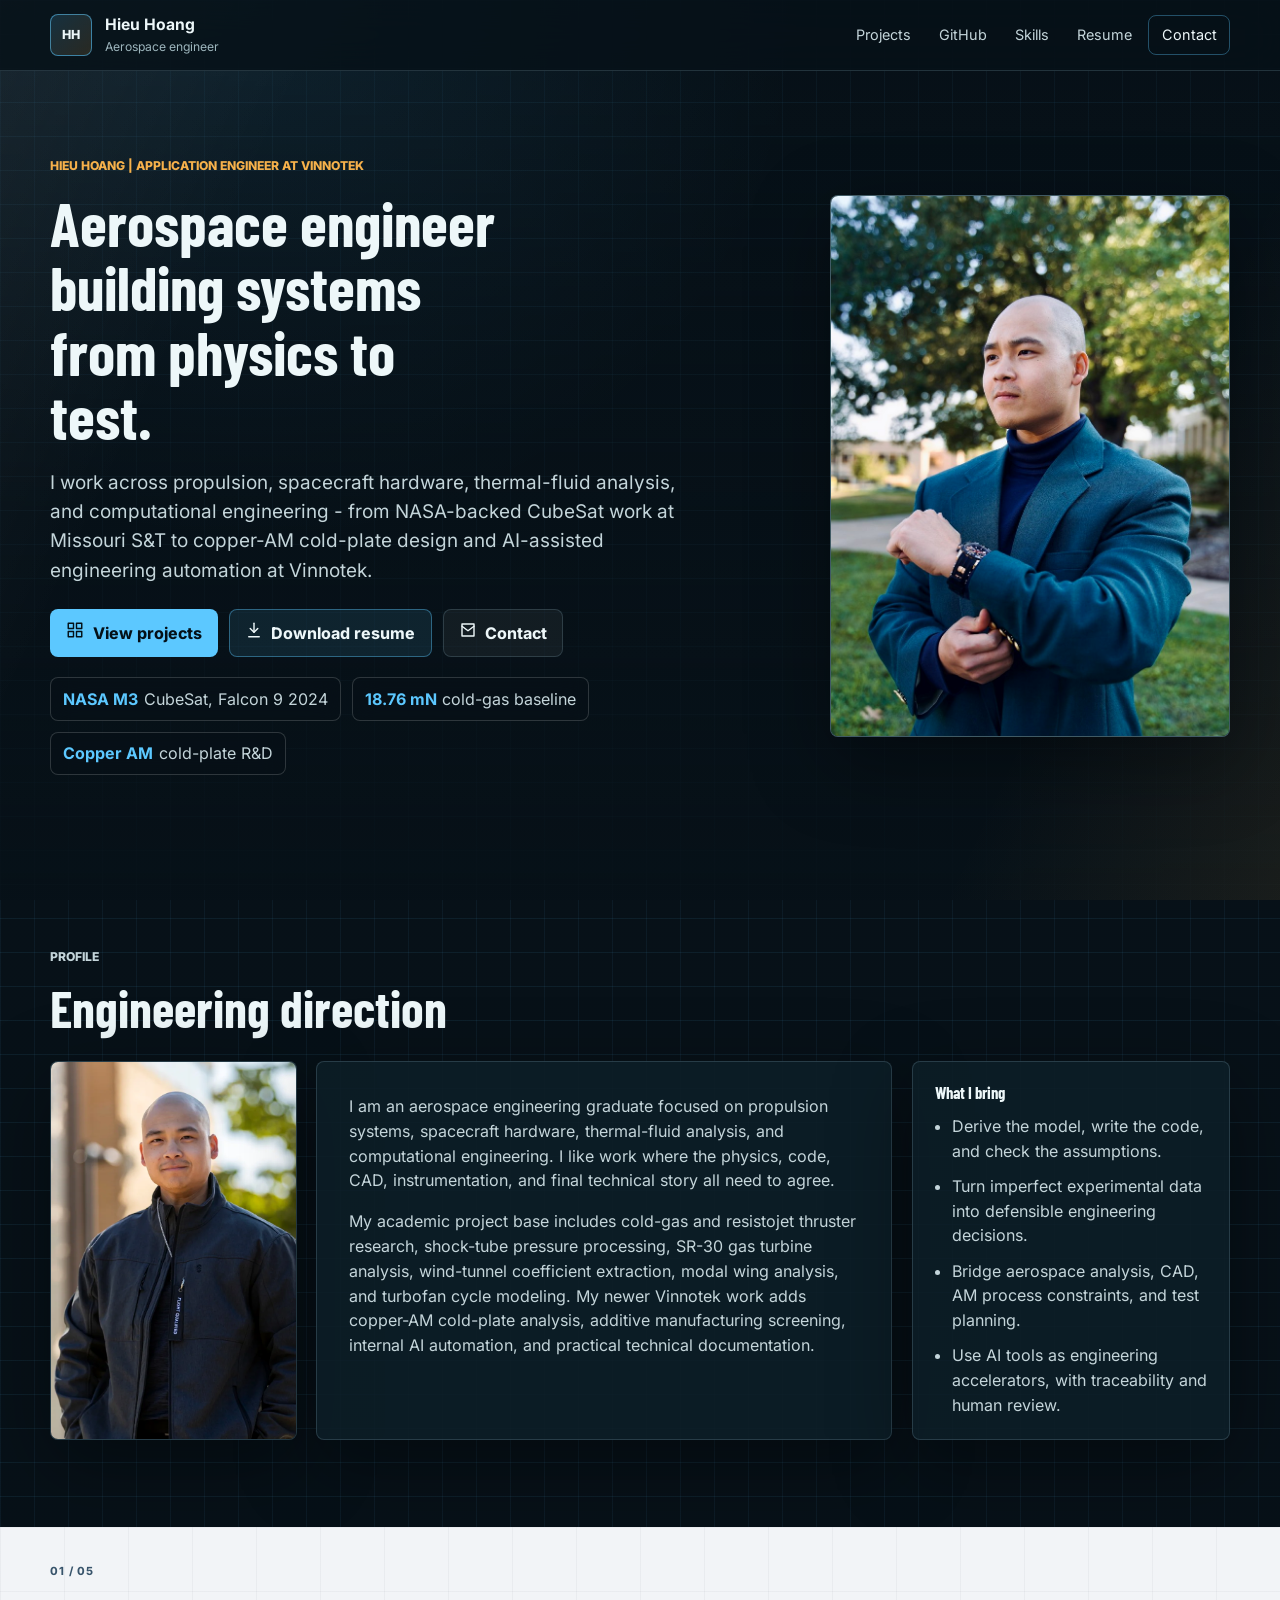
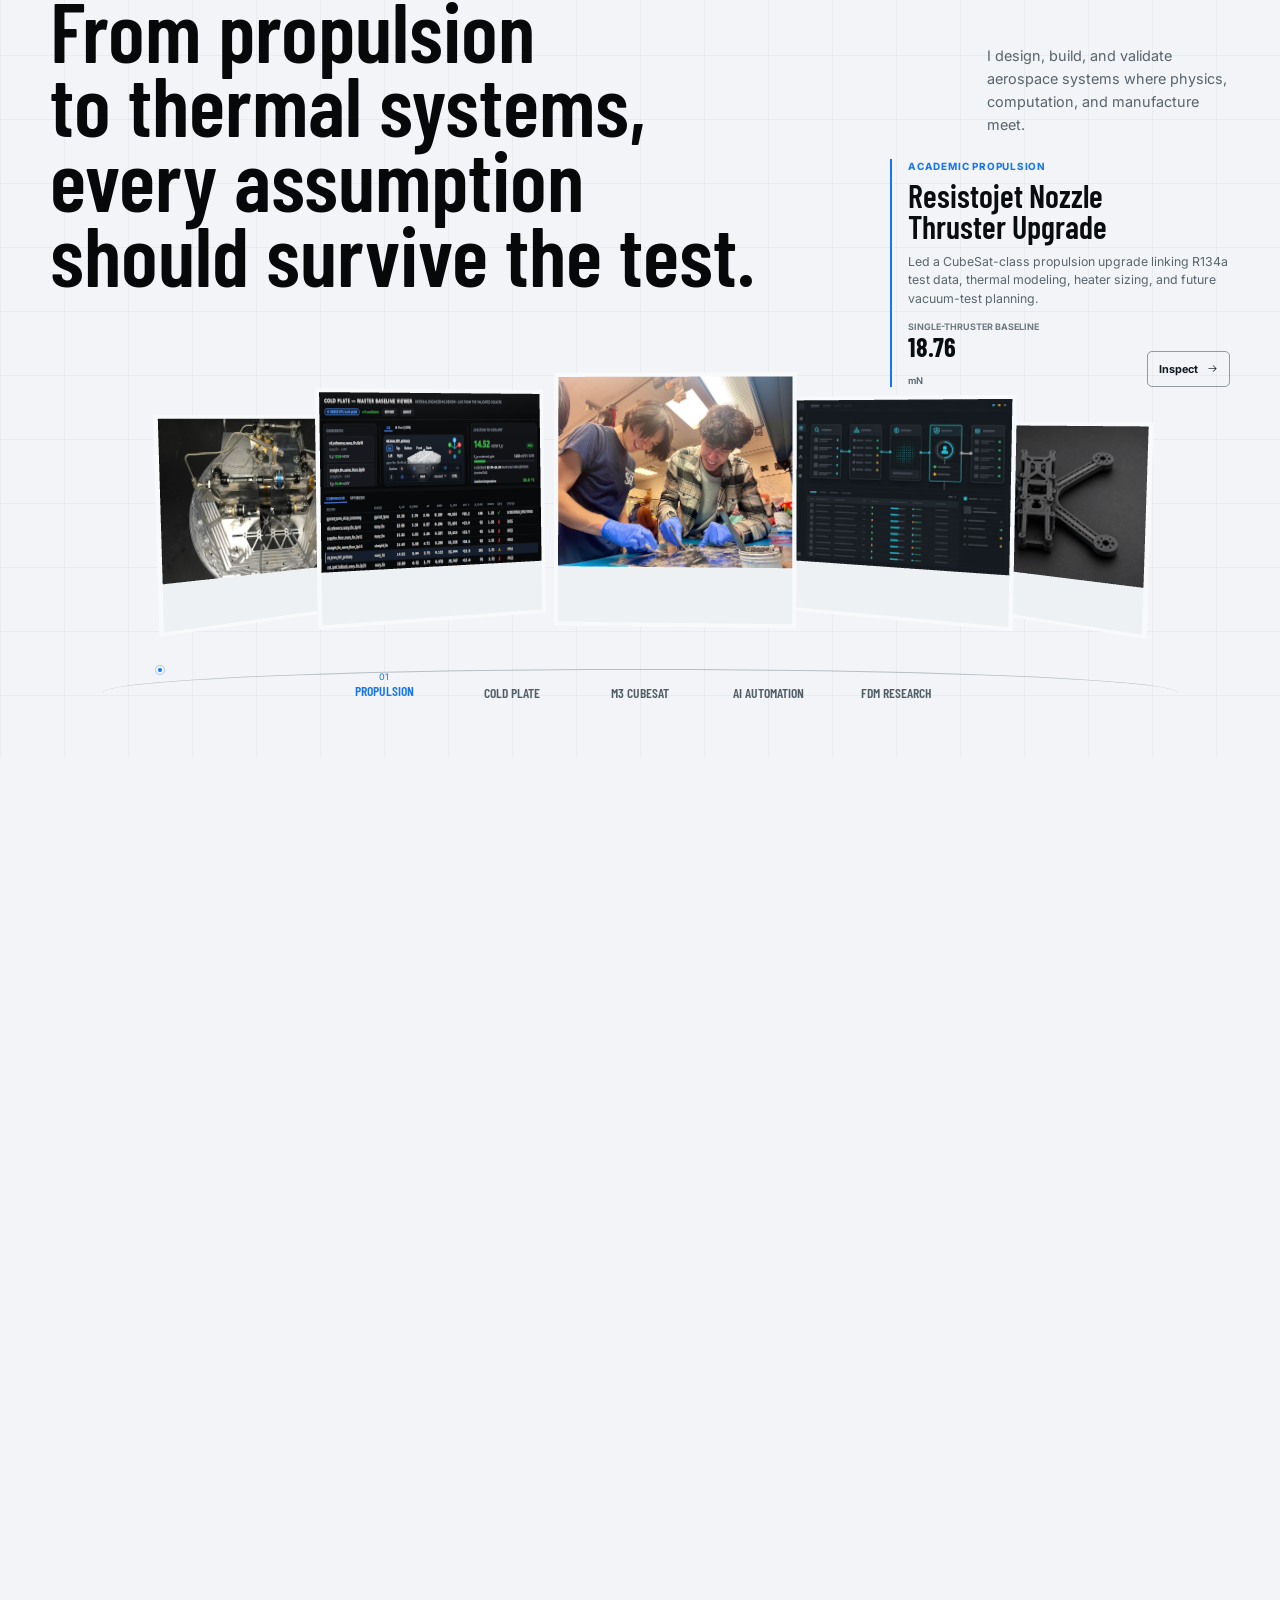
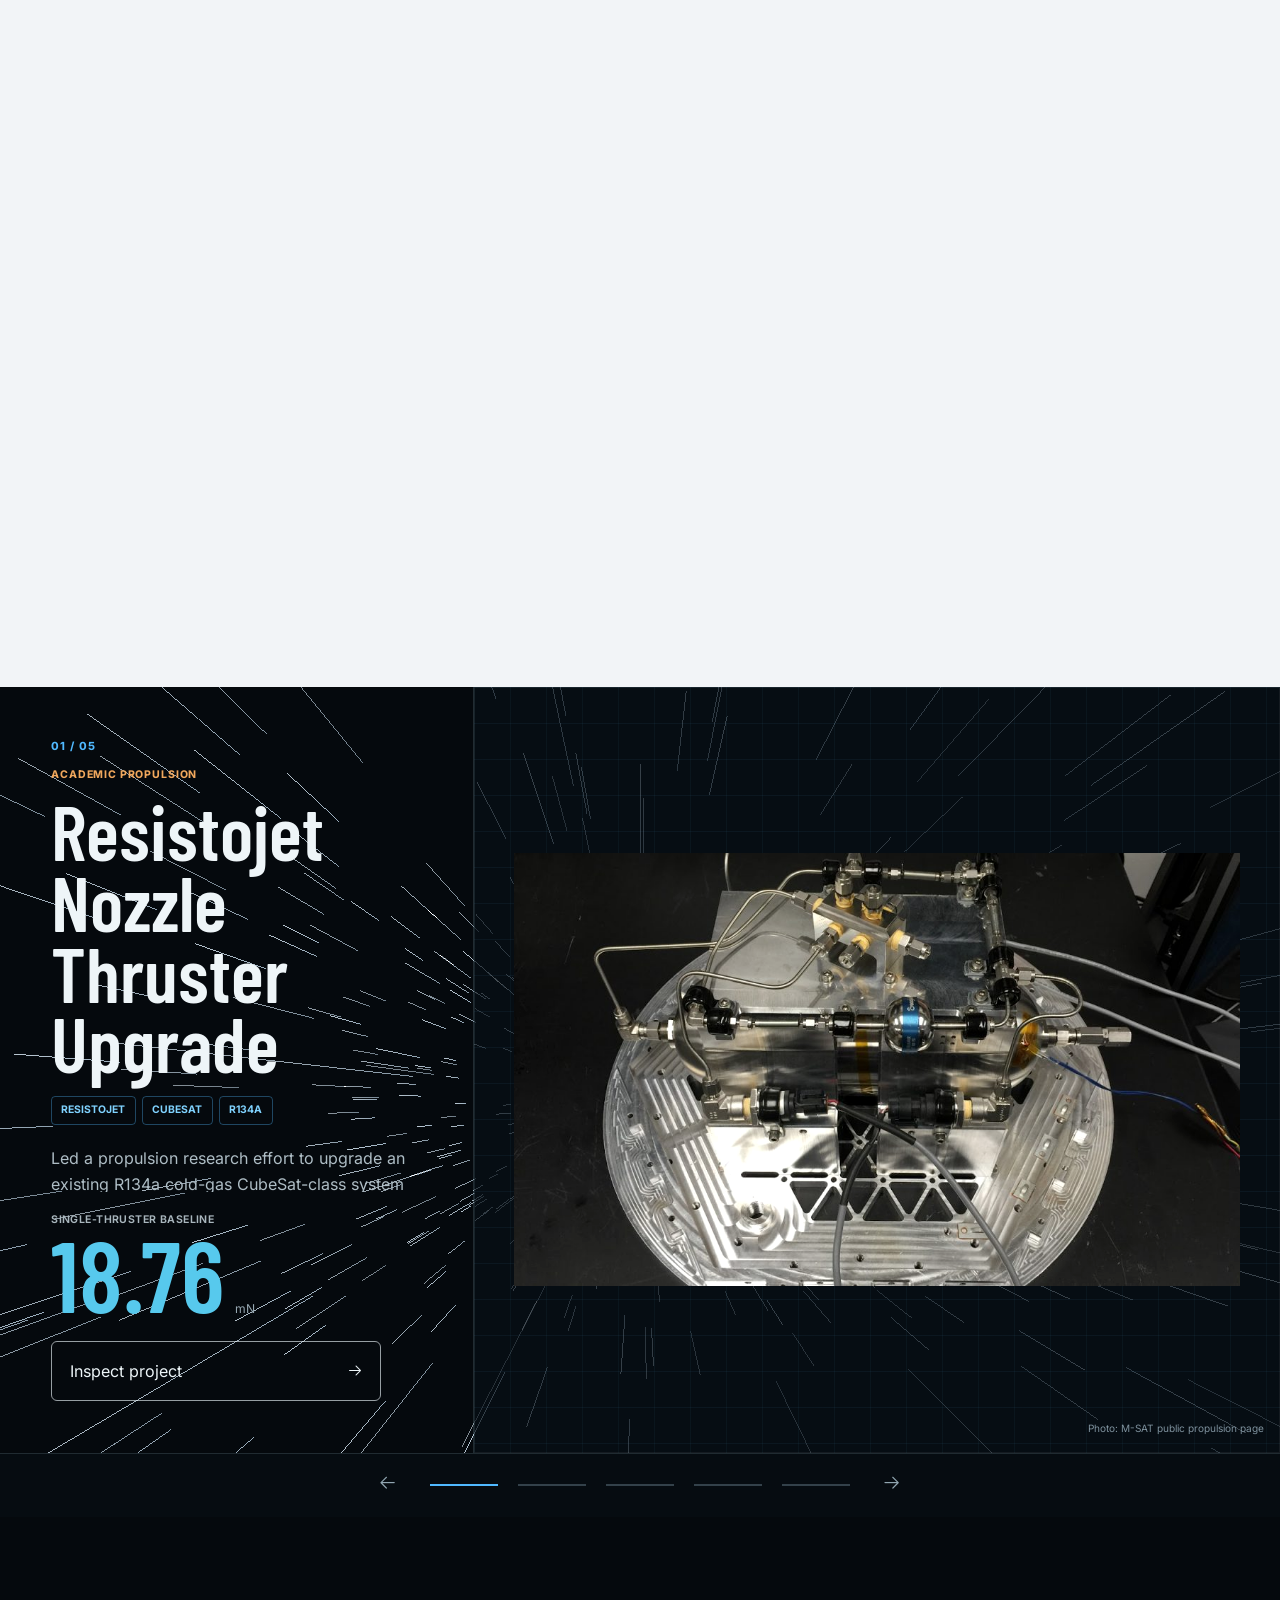
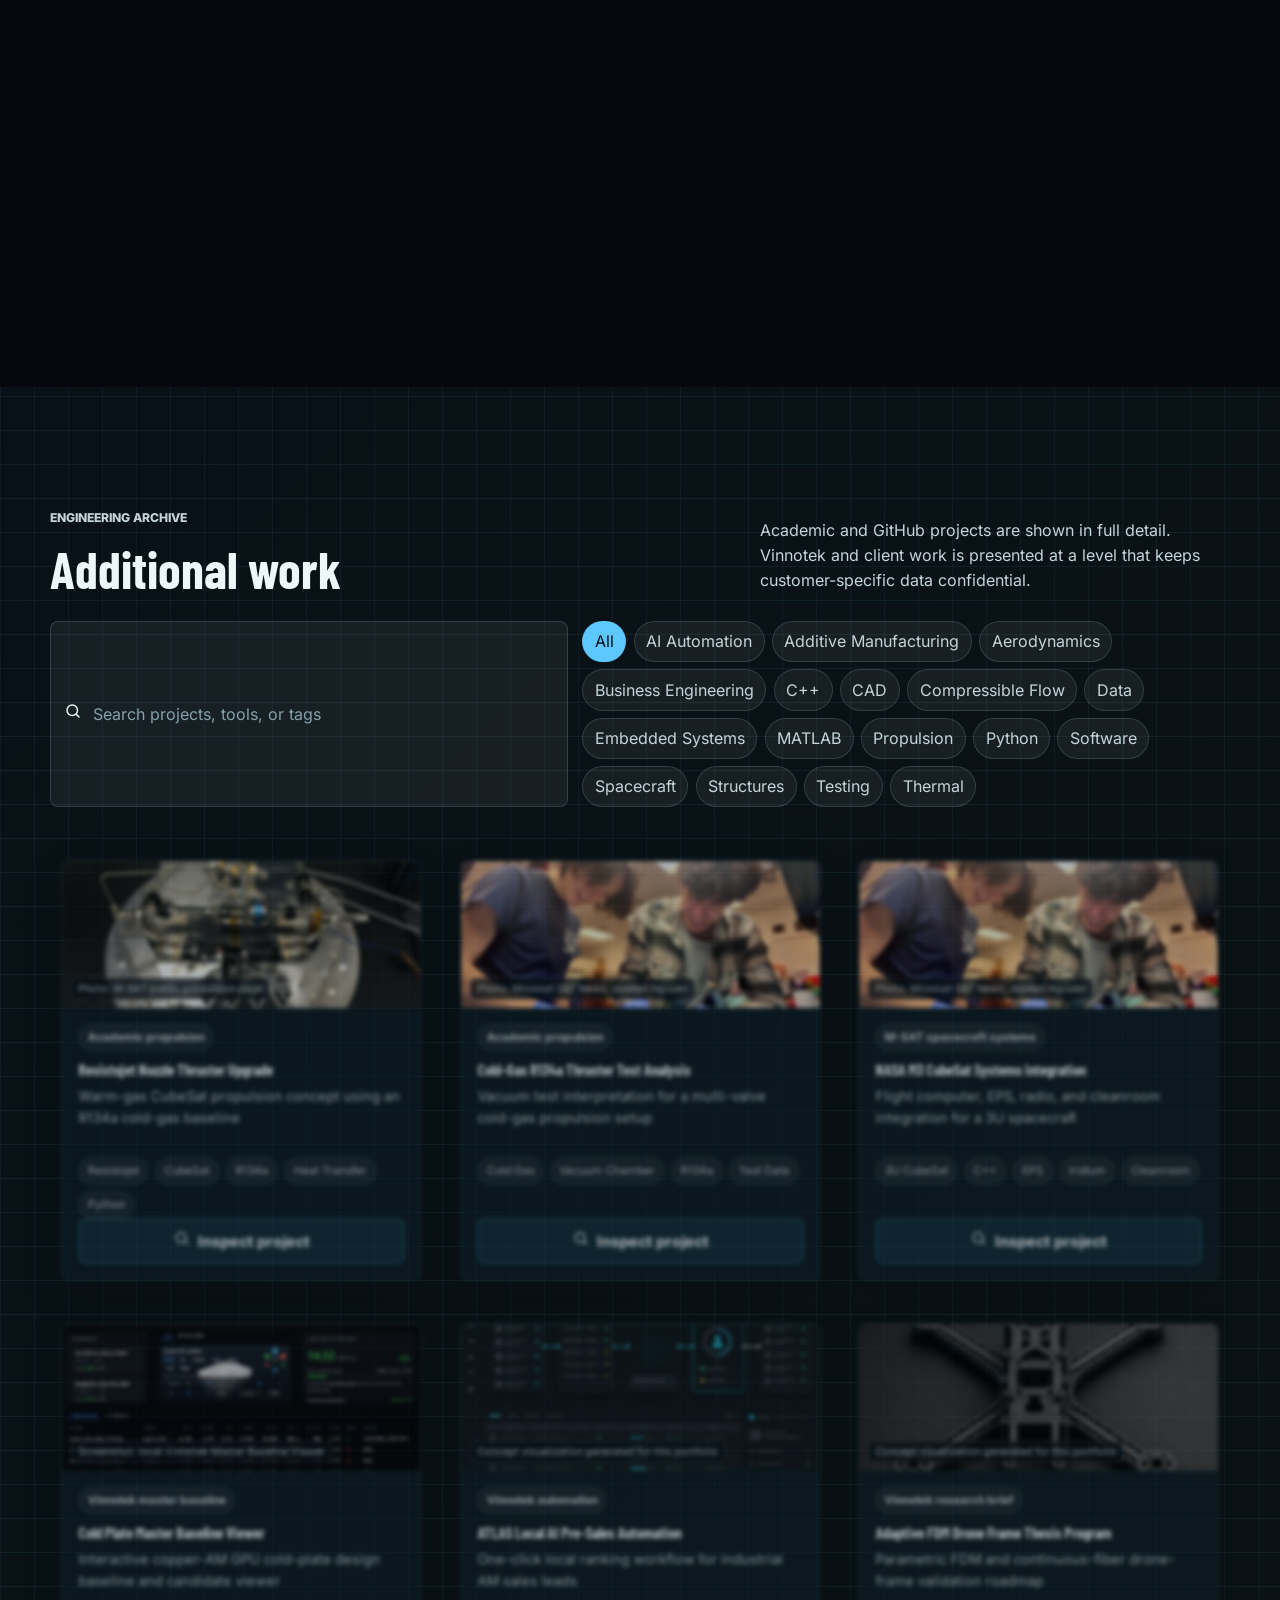
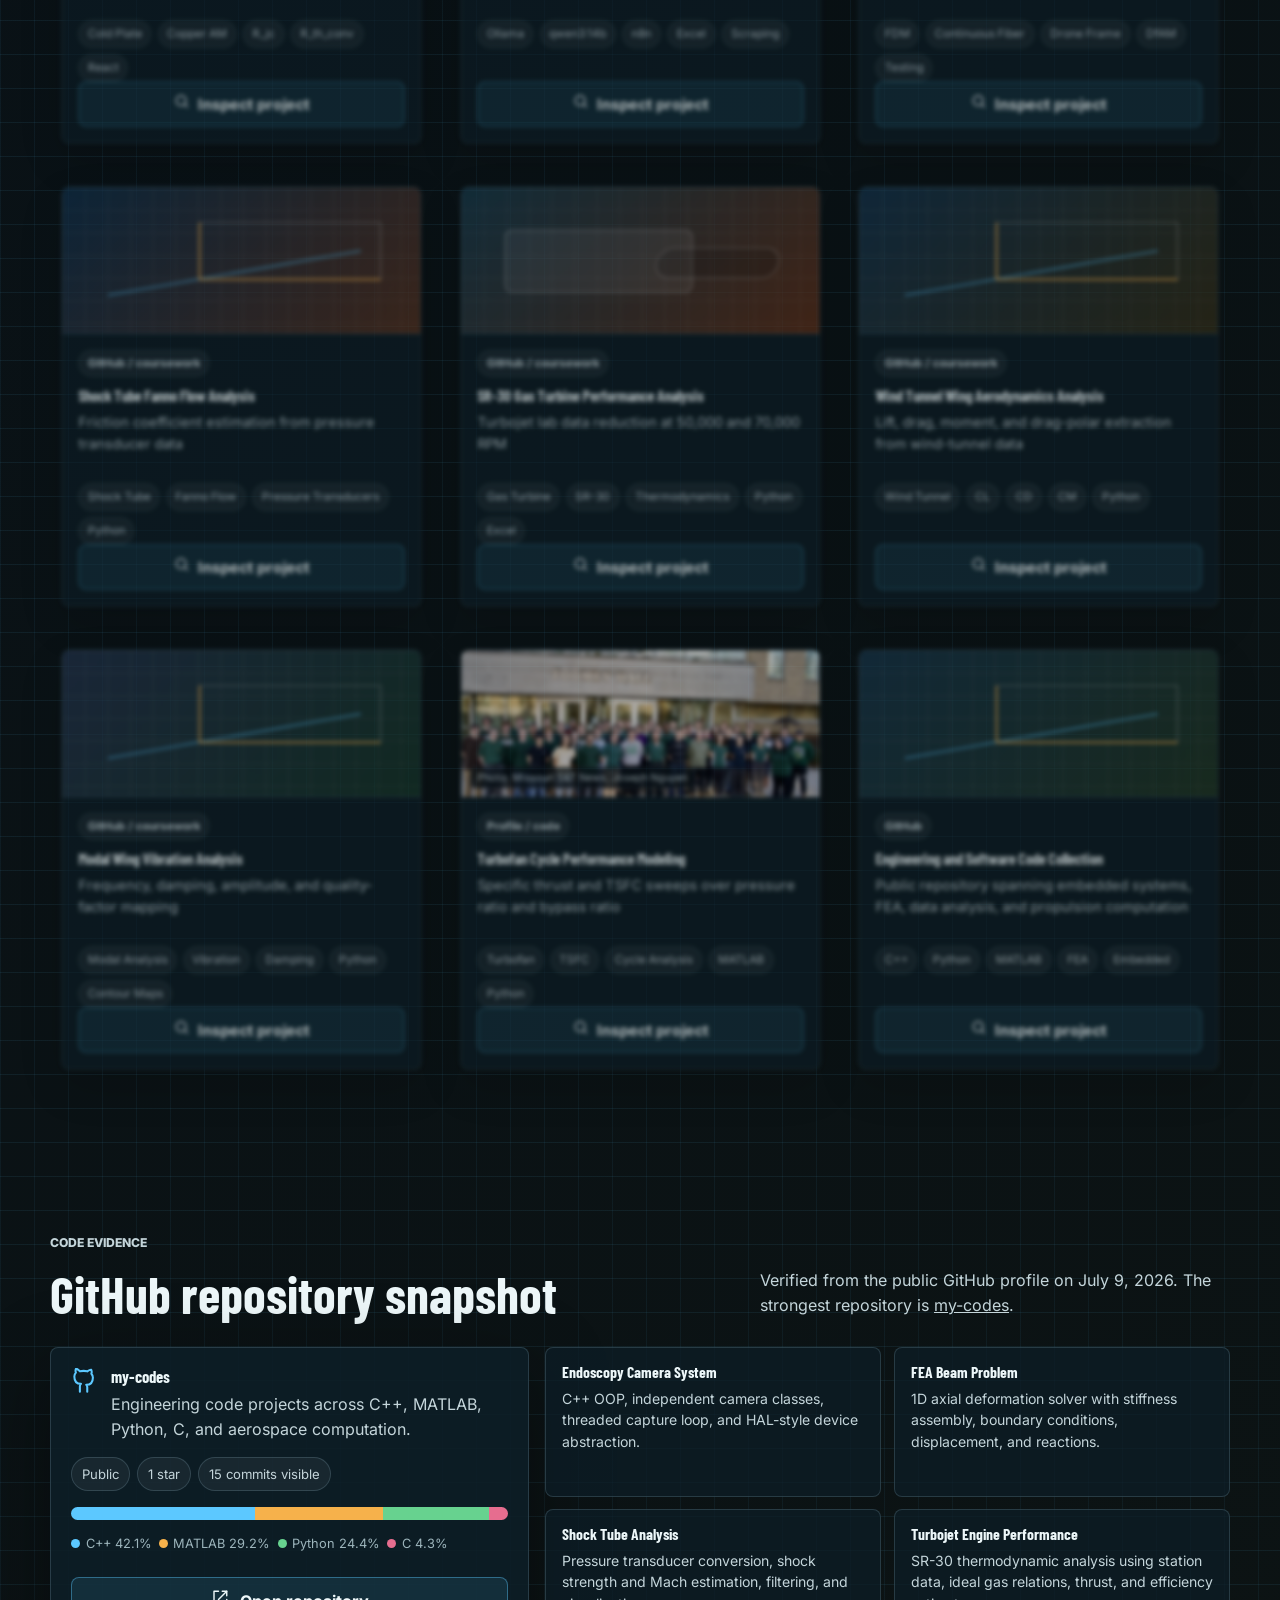
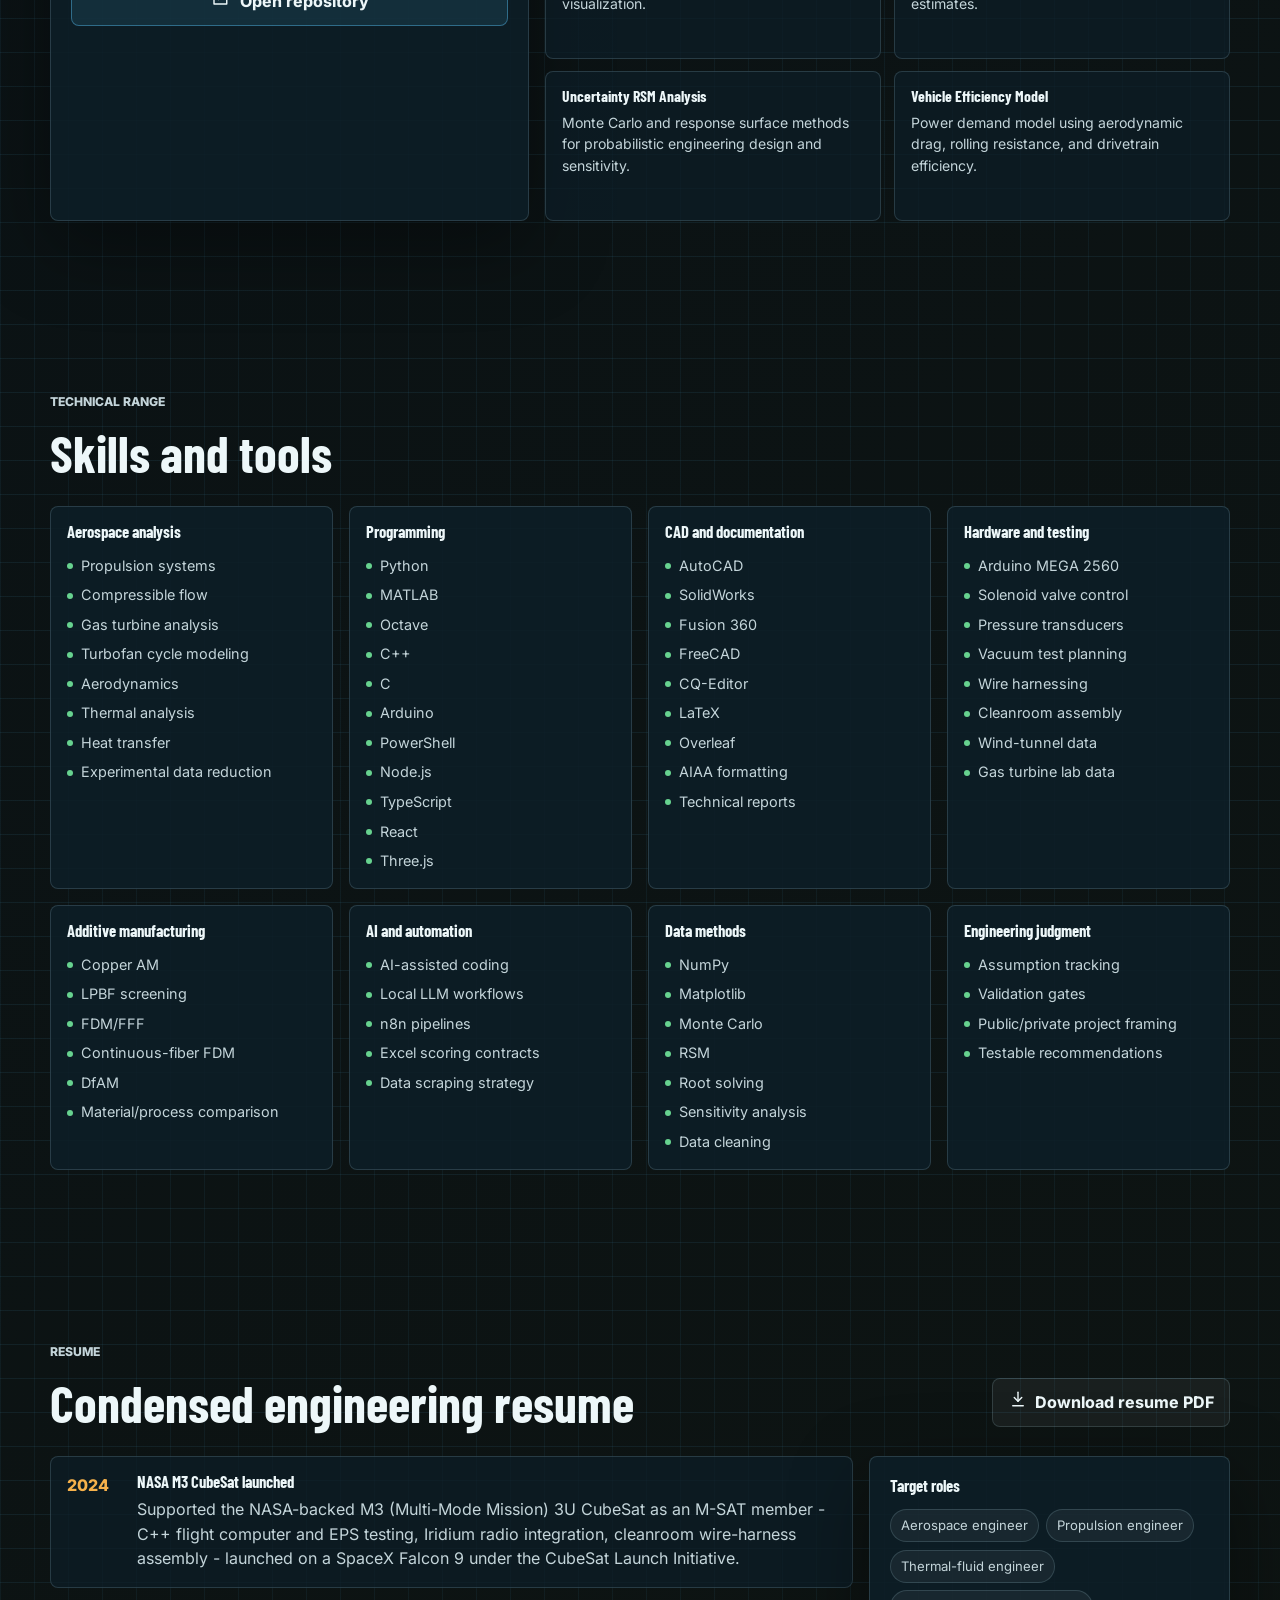
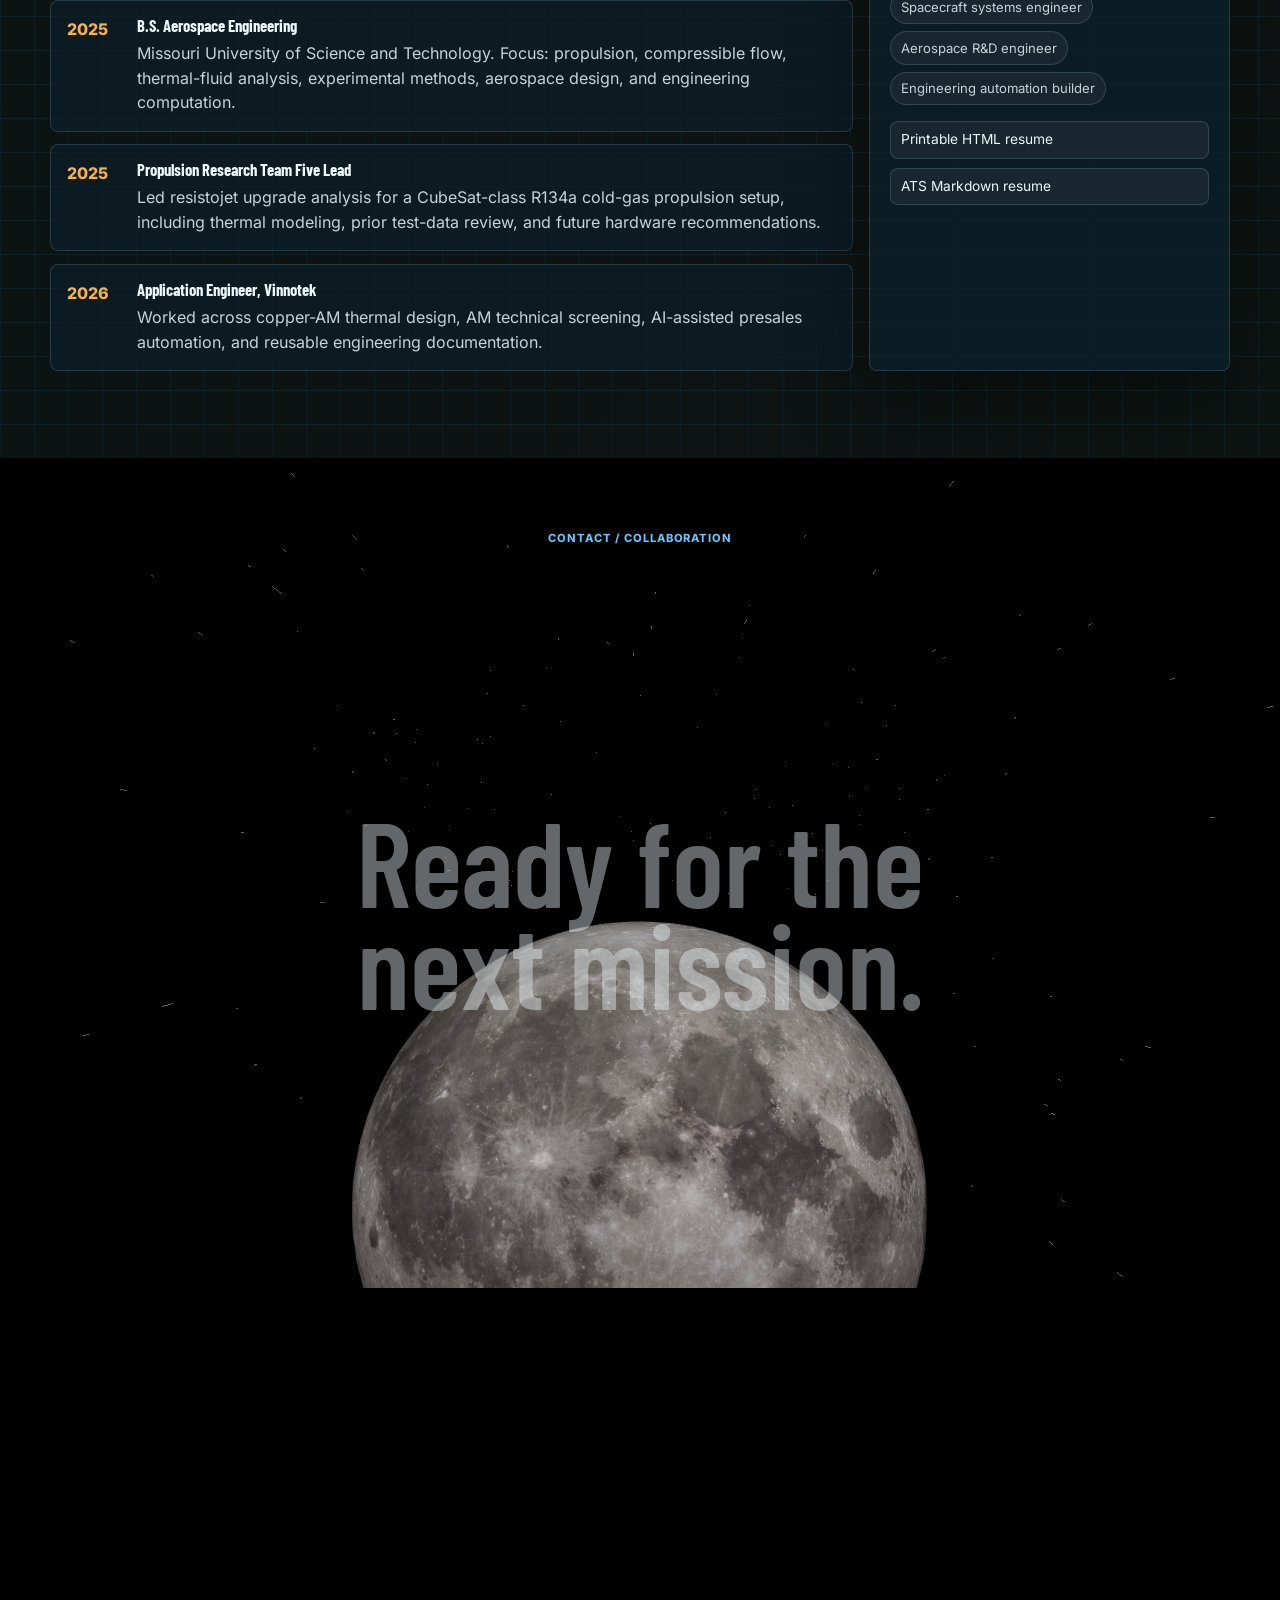
<file: index.html>
<!doctype html>
<html lang="en">
  <head>
    <meta charset="utf-8" />
    <meta name="viewport" content="width=device-width, initial-scale=1" />
    <meta
      name="description"
      content="Portfolio for Hieu Hoang, an aerospace engineer focused on propulsion, thermal analysis, spacecraft systems, engineering computation, and AI-assisted engineering workflows."
    />
    <meta name="theme-color" content="#071118" />
    <meta property="og:title" content="Hieu Hoang | Aerospace Engineering Portfolio" />
    <meta property="og:description" content="Aerospace engineer focused on propulsion, thermal analysis, spacecraft systems, and AI-assisted engineering workflows." />
    <meta property="og:image" content="https://hieuhoang1910.github.io/assets/share/hieu-card.png" />
    <meta property="og:url" content="https://hieuhoang1910.github.io/" />
    <meta property="og:type" content="website" />
    <meta name="twitter:card" content="summary_large_image" />
    <title>Hieu Hoang | Aerospace Engineering Portfolio</title>
    <link rel="icon" href="favicon.svg" type="image/svg+xml" />
    <link rel="stylesheet" href="assets/vendor/phosphor/style.css" />
    <link rel="stylesheet" href="assets/css/styles.css" />
  </head>
  <body>
    <a class="skip-link" href="#main">Skip to content</a>

    <header class="site-header">
      <nav class="nav-shell" aria-label="Primary navigation">
        <a class="brand-mark" href="#home" aria-label="Hieu Hoang home">
          <span class="brand-symbol">HH</span>
          <span>
            <strong>Hieu Hoang</strong>
            <small>Aerospace engineer</small>
          </span>
        </a>
        <button class="menu-toggle" type="button" aria-expanded="false" aria-controls="nav-links">
          <span class="icon-lines" aria-hidden="true"></span>
          <span class="sr-only">Toggle navigation</span>
        </button>
        <div class="nav-links" id="nav-links">
          <a href="#projects">Projects</a>
          <a href="#github">GitHub</a>
          <a href="#skills">Skills</a>
          <a href="#resume">Resume</a>
          <a class="nav-contact" href="#contact">Contact</a>
        </div>
      </nav>
    </header>

    <main id="main">
      <section class="section intro-section" id="home" aria-labelledby="hero-title">
        <div class="intro-layout">
          <div class="intro-copy">
            <p class="eyebrow">Hieu Hoang | Application Engineer at Vinnotek</p>
            <h1 id="hero-title">Aerospace engineer building systems from physics to test.</h1>
            <p class="intro-lede">
              I work across propulsion, spacecraft hardware, thermal-fluid analysis, and computational
              engineering - from NASA-backed CubeSat work at Missouri S&T to copper-AM cold-plate design
              and AI-assisted engineering automation at Vinnotek.
            </p>
            <div class="hero-actions" aria-label="Primary actions">
              <a class="button primary" href="#projects">
                <span data-icon="grid"></span>
                View projects
              </a>
              <a class="button secondary" href="downloads/Hieu_Hoang_Resume.pdf" download="Hieu_Hoang_Resume.pdf">
                <span data-icon="download"></span>
                Download resume
              </a>
              <a class="button ghost" href="#contact">
                <span data-icon="mail"></span>
                Contact
              </a>
            </div>
            <div class="story-stat-row intro-stats">
              <span><strong>NASA M3</strong> CubeSat, Falcon 9 2024</span>
              <span><strong>18.76 mN</strong> cold-gas baseline</span>
              <span><strong>Copper AM</strong> cold-plate R&D</span>
            </div>
          </div>
          <figure class="intro-photo">
            <img src="assets/images/profile/hieu-profile-portrait.jpg" alt="Portrait of Hieu Hoang" />
          </figure>
        </div>
      </section>

      <section class="section about-section" id="about" aria-labelledby="about-title">
        <div class="section-heading">
          <p class="eyebrow">Profile</p>
          <h2 id="about-title">Engineering direction</h2>
        </div>
        <div class="about-layout">
          <figure class="about-photo">
            <img
              src="assets/images/profile/hieu-outdoor-jacket.webp"
              alt="Hieu Hoang outdoors in a dark jacket"
              loading="lazy"
            />
          </figure>
          <div class="about-copy">
            <p>
              I am an aerospace engineering graduate focused on propulsion systems, spacecraft hardware,
              thermal-fluid analysis, and computational engineering. I like work where the physics, code, CAD,
              instrumentation, and final technical story all need to agree.
            </p>
            <p>
              My academic project base includes cold-gas and resistojet thruster research, shock-tube pressure
              processing, SR-30 gas turbine analysis, wind-tunnel coefficient extraction, modal wing analysis, and
              turbofan cycle modeling. My newer Vinnotek work adds copper-AM cold-plate analysis, additive
              manufacturing screening, internal AI automation, and practical technical documentation.
            </p>
          </div>
          <div class="principles-panel">
            <h3>What I bring</h3>
            <ul>
              <li>Derive the model, write the code, and check the assumptions.</li>
              <li>Turn imperfect experimental data into defensible engineering decisions.</li>
              <li>Bridge aerospace analysis, CAD, AM process constraints, and test planning.</li>
              <li>Use AI tools as engineering accelerators, with traceability and human review.</li>
            </ul>
          </div>
        </div>
      </section>

      <section class="atlas-section" id="projects" aria-labelledby="atlas-title">
        <div class="atlas-stage">
          <div class="atlas-heading">
            <div>
              <p class="atlas-counter"><span id="atlas-current">01</span> / 05</p>
              <h2 id="atlas-title">From propulsion<br />to thermal systems,<br />every assumption<br />should survive the test.</h2>
            </div>
            <p class="atlas-intro">I design, build, and validate aerospace systems where physics, computation, and manufacture meet.</p>
          </div>
          <aside class="atlas-project-detail" id="atlas-project-detail" aria-live="polite">
            <p class="atlas-detail-source" id="atlas-detail-source">Academic propulsion</p>
            <h3 id="atlas-detail-title">Resistojet Nozzle Thruster Upgrade</h3>
            <p class="atlas-detail-summary" id="atlas-detail-summary">Led a CubeSat-class propulsion upgrade linking R134a test data, thermal modeling, heater sizing, and future vacuum-test planning.</p>
            <div class="atlas-detail-footer">
              <div class="atlas-detail-metric">
                <span id="atlas-detail-metric-label">Single-thruster baseline</span>
                <strong><span id="atlas-detail-metric-value">18.76</span> <small id="atlas-detail-metric-unit">mN</small></strong>
              </div>
              <button id="atlas-inspect" type="button">
                Inspect <i class="ph ph-arrow-right" aria-hidden="true"></i>
              </button>
            </div>
          </aside>
          <div class="atlas-viewport" id="atlas-canvas-host" aria-label="Revolving 3D project atlas"></div>
          <div class="atlas-fallback" aria-hidden="true" id="atlas-fallback"></div>
          <div class="atlas-controls" id="atlas-controls" aria-label="Choose featured project"></div>
          <div class="atlas-arc" aria-hidden="true"><span id="atlas-arc-dot"></span></div>
        </div>
      </section>

      <section class="featured-scroll" id="featured-work" aria-labelledby="featured-title">
        <div class="featured-stage">
          <div class="featured-starfield" id="featured-starfield" aria-hidden="true"></div>
          <div class="featured-copy" id="featured-copy">
            <p class="featured-count"><span id="featured-current">01</span> / 05</p>
            <p class="featured-kicker" id="featured-kicker">Academic propulsion</p>
            <h2 id="featured-title">Resistojet Nozzle Thruster Upgrade</h2>
            <div class="featured-tags" id="featured-tags"></div>
            <p class="featured-summary" id="featured-summary"></p>
            <div class="featured-metric">
              <span id="featured-metric-label">Baseline thrust</span>
              <strong id="featured-metric-value">18.76</strong>
              <small id="featured-metric-unit">mN</small>
            </div>
            <button class="featured-inspect" id="featured-inspect" type="button">
              Inspect project <i class="ph ph-arrow-right" aria-hidden="true"></i>
            </button>
          </div>
          <figure class="featured-media">
            <img id="featured-image" src="assets/images/projects/msat-mr-mrs-thruster.jpg" alt="M-SAT cold-gas thruster hardware" />
            <figcaption id="featured-caption">Photo: M-SAT public propulsion page</figcaption>
          </figure>
          <div class="featured-nav">
            <button id="featured-prev" type="button" aria-label="Previous featured project"><i class="ph ph-arrow-left" aria-hidden="true"></i></button>
            <div id="featured-progress" aria-label="Featured project progress"></div>
            <button id="featured-next" type="button" aria-label="Next featured project"><i class="ph ph-arrow-right" aria-hidden="true"></i></button>
          </div>
        </div>
      </section>

      <section class="section projects-section" id="work-archive" aria-labelledby="projects-title">
        <div class="section-heading wide">
          <div>
            <p class="eyebrow">Engineering archive</p>
            <h2 id="projects-title">Additional work</h2>
          </div>
          <p>
            Academic and GitHub projects are shown in full detail. Vinnotek and client work is presented
            at a level that keeps customer-specific data confidential.
          </p>
        </div>

        <div class="project-toolbar" role="region" aria-label="Project filters">
          <div class="search-control">
            <span data-icon="search"></span>
            <input id="project-search" type="search" placeholder="Search projects, tools, or tags" autocomplete="off" />
          </div>
          <div class="filter-row" id="filter-row" aria-label="Category filters"></div>
        </div>

        <div class="project-grid" id="project-grid"></div>
      </section>

      <section class="section github-section" id="github" aria-labelledby="github-title">
        <div class="section-heading wide">
          <div>
            <p class="eyebrow">Code evidence</p>
            <h2 id="github-title">GitHub repository snapshot</h2>
          </div>
          <p>
            Verified from the public GitHub profile on July 9, 2026. The strongest repository is
            <a href="https://github.com/hieuhoang1910/my-codes" target="_blank" rel="noopener noreferrer">my-codes</a>.
          </p>
        </div>

        <div class="github-layout">
          <article class="repo-card">
            <div class="repo-card-head">
              <span data-icon="github"></span>
              <div>
                <h3>my-codes</h3>
                <p>Engineering code projects across C++, MATLAB, Python, C, and aerospace computation.</p>
              </div>
            </div>
            <div class="repo-meta">
              <span>Public</span>
              <span>1 star</span>
              <span>15 commits visible</span>
            </div>
            <div class="language-stack" aria-label="Repository language mix">
              <span style="--w: 42.1%; --c: #5cc8ff" title="C++ 42.1%"></span>
              <span style="--w: 29.2%; --c: #f6b14b" title="MATLAB 29.2%"></span>
              <span style="--w: 24.4%; --c: #67d28f" title="Python 24.4%"></span>
              <span style="--w: 4.3%; --c: #e66d8f" title="C 4.3%"></span>
            </div>
            <div class="language-legend">
              <span><i style="background:#5cc8ff"></i>C++ 42.1%</span>
              <span><i style="background:#f6b14b"></i>MATLAB 29.2%</span>
              <span><i style="background:#67d28f"></i>Python 24.4%</span>
              <span><i style="background:#e66d8f"></i>C 4.3%</span>
            </div>
            <a class="button secondary" href="https://github.com/hieuhoang1910/my-codes" target="_blank" rel="noopener noreferrer">
              <span data-icon="external"></span>
              Open repository
            </a>
          </article>

          <div class="repo-index" id="repo-index"></div>
        </div>
      </section>

      <section class="section skills-section" id="skills" aria-labelledby="skills-title">
        <div class="section-heading">
          <p class="eyebrow">Technical range</p>
          <h2 id="skills-title">Skills and tools</h2>
        </div>
        <div class="skills-grid" id="skills-grid"></div>
      </section>

      <section class="section resume-section" id="resume" aria-labelledby="resume-title">
        <div class="section-heading wide">
          <div>
            <p class="eyebrow">Resume</p>
            <h2 id="resume-title">Condensed engineering resume</h2>
          </div>
          <a class="button ghost" href="downloads/Hieu_Hoang_Resume.pdf" download="Hieu_Hoang_Resume.pdf">
            <span data-icon="download"></span>
            Download resume PDF
          </a>
        </div>

        <div class="resume-layout">
          <div class="timeline">
            <article>
              <span>2024</span>
              <h3>NASA M3 CubeSat launched</h3>
              <p>Supported the NASA-backed M3 (Multi-Mode Mission) 3U CubeSat as an M-SAT member - C++ flight computer and EPS testing, Iridium radio integration, cleanroom wire-harness assembly - launched on a SpaceX Falcon 9 under the CubeSat Launch Initiative.</p>
            </article>
            <article>
              <span>2025</span>
              <h3>B.S. Aerospace Engineering</h3>
              <p>Missouri University of Science and Technology. Focus: propulsion, compressible flow, thermal-fluid analysis, experimental methods, aerospace design, and engineering computation.</p>
            </article>
            <article>
              <span>2025</span>
              <h3>Propulsion Research Team Five Lead</h3>
              <p>Led resistojet upgrade analysis for a CubeSat-class R134a cold-gas propulsion setup, including thermal modeling, prior test-data review, and future hardware recommendations.</p>
            </article>
            <article>
              <span>2026</span>
              <h3>Application Engineer, Vinnotek</h3>
              <p>Worked across copper-AM thermal design, AM technical screening, AI-assisted presales automation, and reusable engineering documentation.</p>
            </article>
          </div>
          <div class="resume-summary">
            <h3>Target roles</h3>
            <div class="chip-cloud">
              <span>Aerospace engineer</span>
              <span>Propulsion engineer</span>
              <span>Thermal-fluid engineer</span>
              <span>Spacecraft systems engineer</span>
              <span>Aerospace R&D engineer</span>
              <span>Engineering automation builder</span>
            </div>
            <div class="resume-links">
              <a href="resume.html">Printable HTML resume</a>
              <a href="downloads/resume.md">ATS Markdown resume</a>
            </div>
          </div>
        </div>
      </section>

      <section class="contact-section" id="contact" aria-labelledby="contact-title">
        <div class="contact-stage">
          <div class="contact-starfield" id="contact-starfield" aria-hidden="true"></div>
          <figure class="contact-moon" aria-hidden="true">
            <img src="assets/images/contact/nasa-full-moon-3k.webp" alt="" />
          </figure>
          <div class="contact-orbit">
            <p class="contact-label">Contact / Collaboration</p>
            <h2 id="contact-title">Ready for the<br />next mission.</h2>
            <a class="contact-cta" href="mailto:hieuhoang1910@outlook.com">
              Start a conversation <i class="ph ph-arrow-right" aria-hidden="true"></i>
            </a>
          </div>
          <div class="contact-index">
            <a href="mailto:hieuhoang1910@outlook.com"><span>Email</span><strong>hieuhoang1910@outlook.com</strong></a>
            <a href="tel:+84865508438"><span>Phone</span><strong>+84 86 550 8438</strong></a>
            <a href="https://www.linkedin.com/in/hieu-hoang-8b195224a/" target="_blank" rel="noopener noreferrer"><span>LinkedIn</span><strong>hieu-hoang <i class="ph ph-arrow-up-right" aria-hidden="true"></i></strong></a>
            <a href="https://github.com/hieuhoang1910?tab=repositories" target="_blank" rel="noopener noreferrer"><span>GitHub</span><strong>hieuhoang1910 <i class="ph ph-arrow-up-right" aria-hidden="true"></i></strong></a>
          </div>
        </div>
      </section>
    </main>

    <footer class="site-footer">
      <p>Built from personal project notes, public GitHub data, and public M-SAT / Missouri S&T pages.</p>
      <p>Project photo credits: Missouri S&T News and M-SAT public site pages.</p>
    </footer>

    <dialog class="project-dialog" id="project-dialog" aria-labelledby="dialog-title">
      <div class="dialog-shell">
        <button class="icon-button close-dialog" type="button" aria-label="Close project detail">
          <span data-icon="close"></span>
        </button>
        <div class="dialog-media" id="dialog-media"></div>
        <div class="dialog-content">
          <p class="eyebrow" id="dialog-kicker"></p>
          <h2 id="dialog-title"></h2>
          <p id="dialog-summary"></p>
          <div class="detail-grid" id="dialog-details"></div>
          <div class="detail-section">
            <h3>Highlights</h3>
            <ul id="dialog-highlights"></ul>
          </div>
          <div class="detail-section">
            <h3>Methods and tools</h3>
            <div class="chip-cloud" id="dialog-tools"></div>
          </div>
        </div>
      </div>
    </dialog>

    <script src="assets/js/app.js" defer></script>
    <script type="module" src="assets/js/atlas3d.js"></script>
    <script type="module" src="assets/js/space-motion.js"></script>
  </body>
</html>
</file>
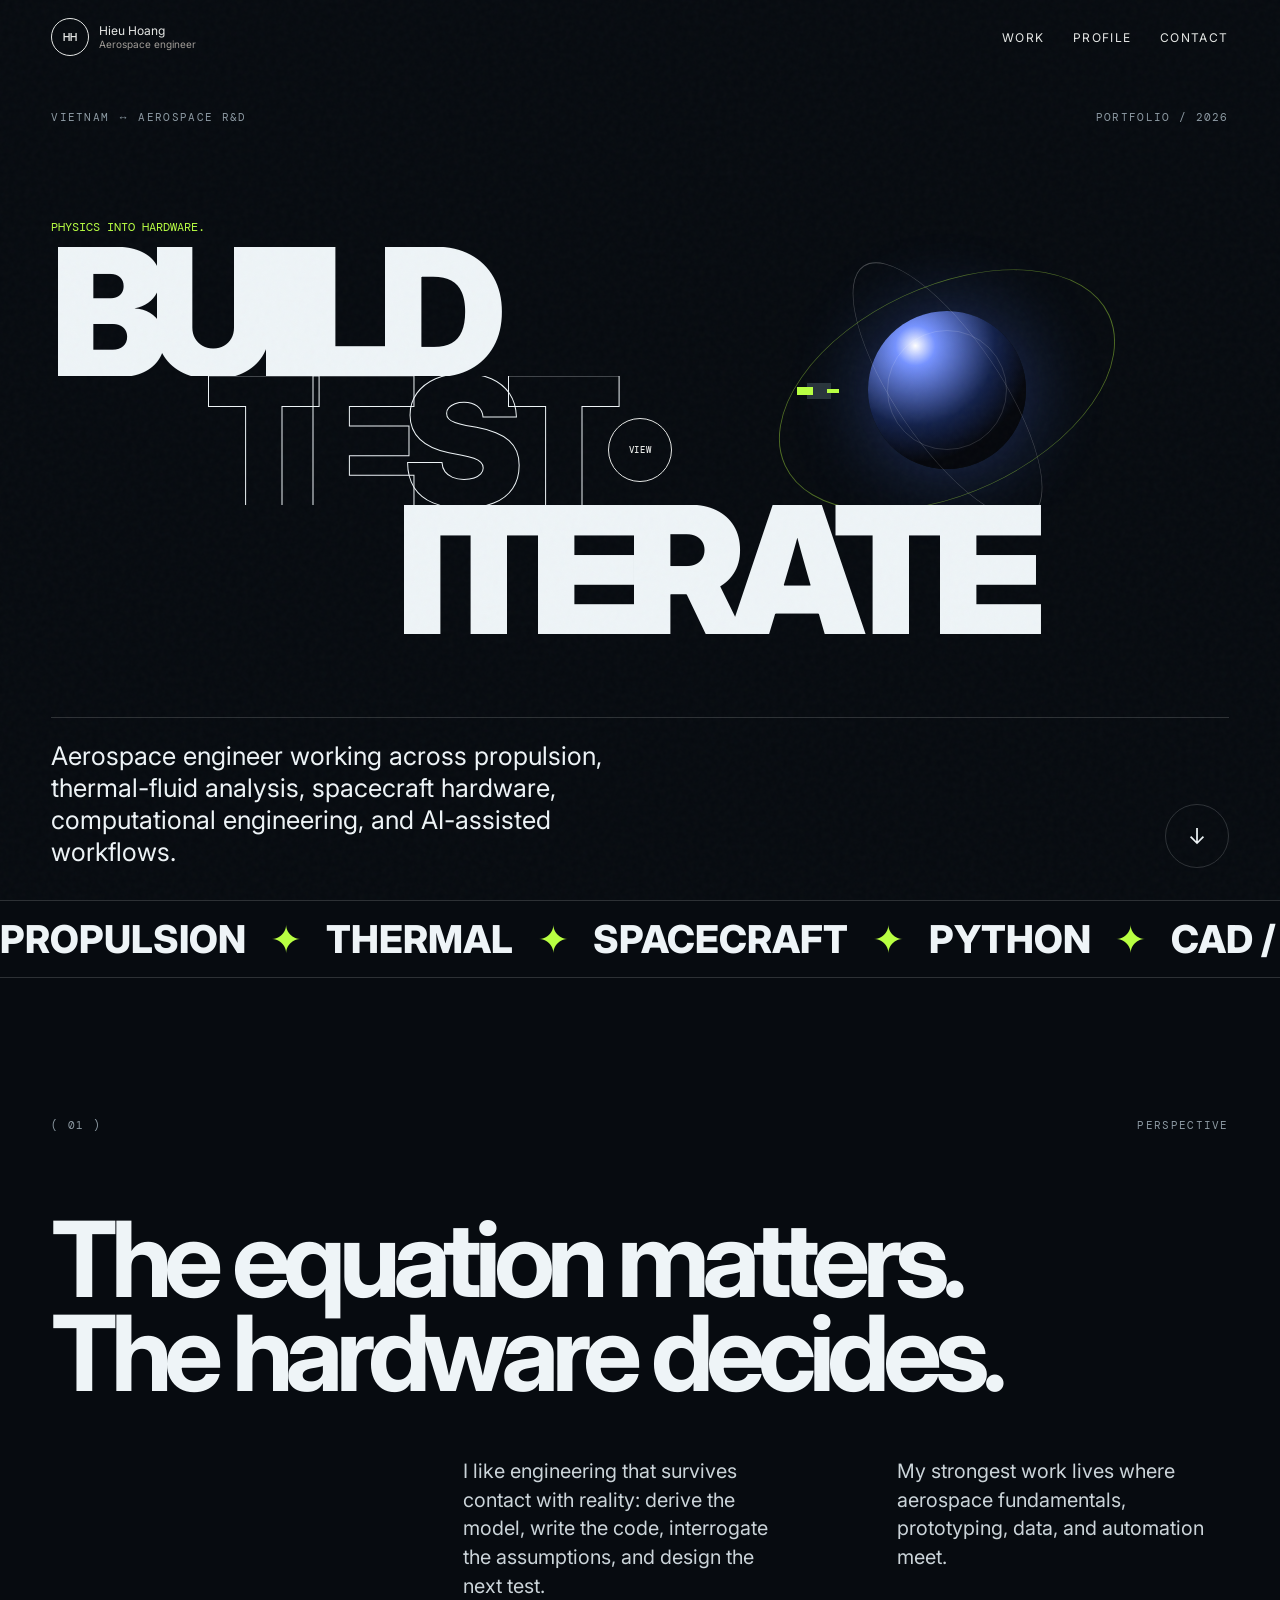
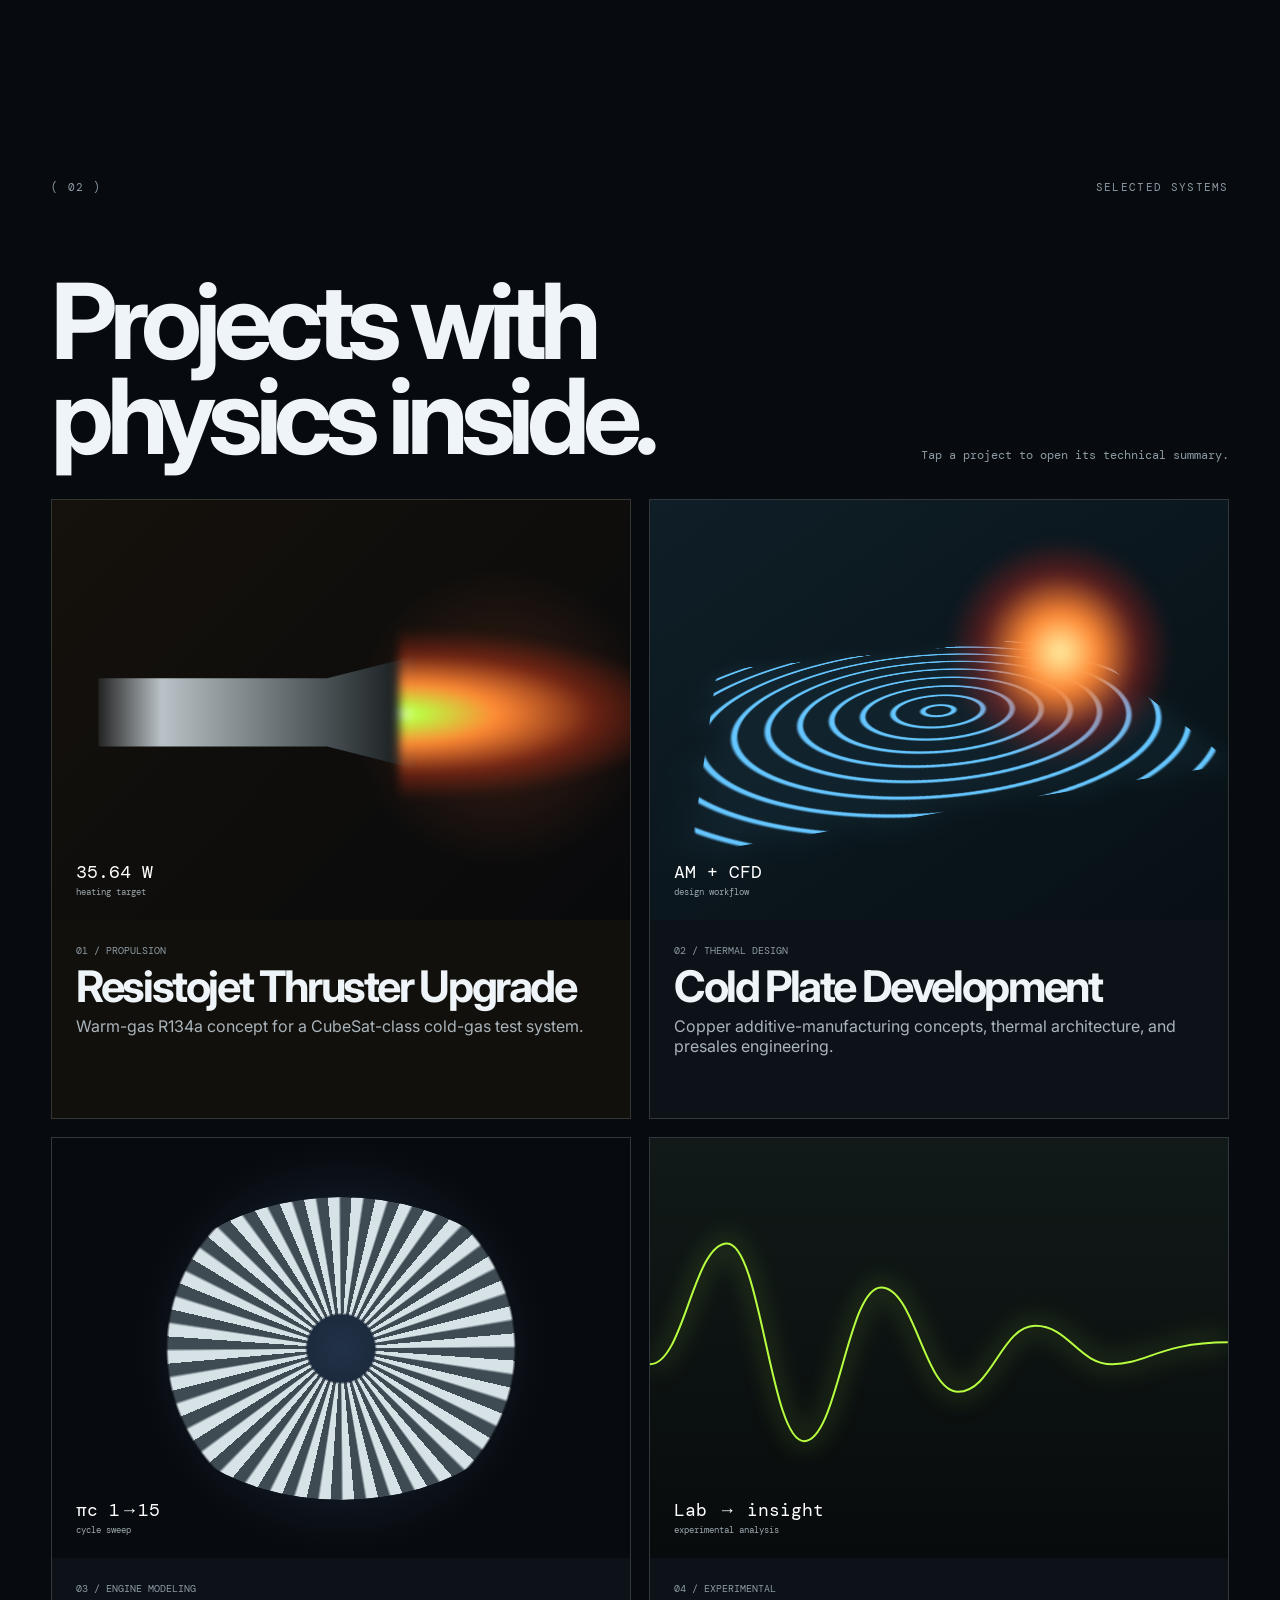
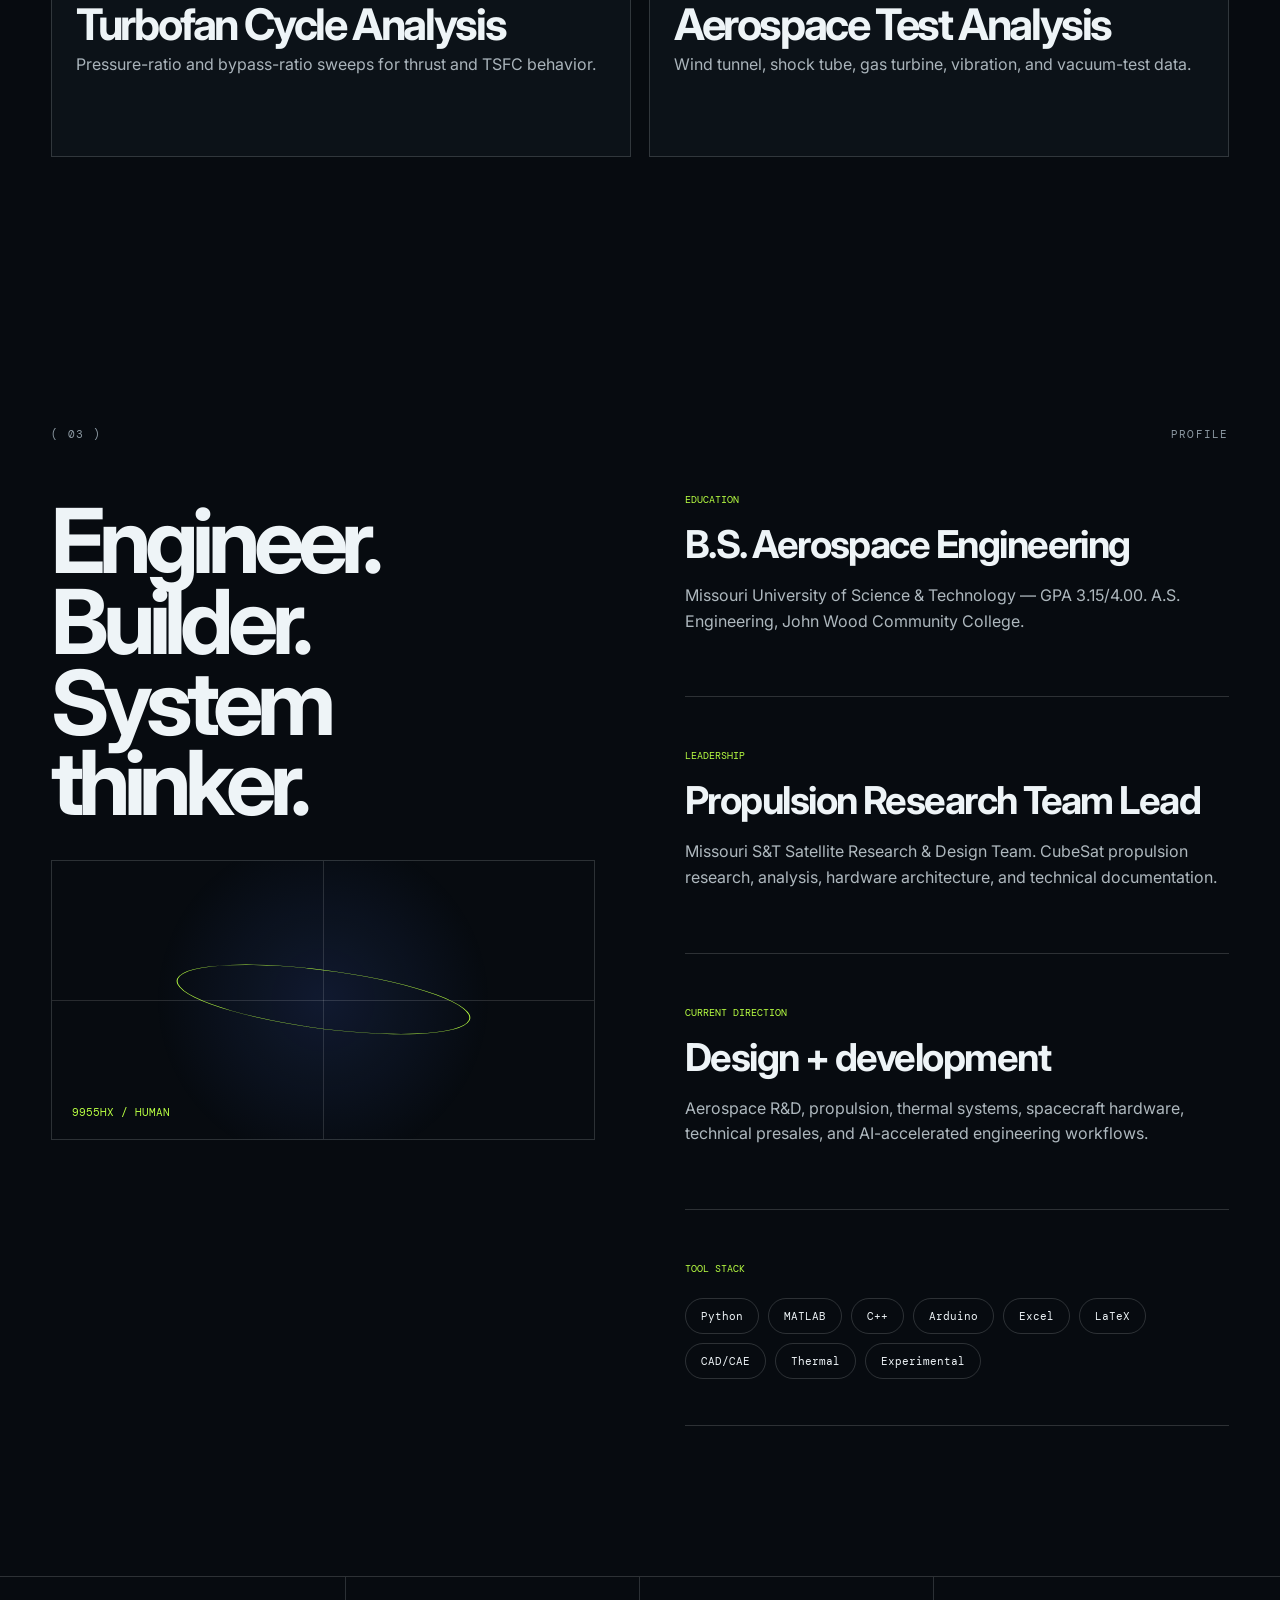
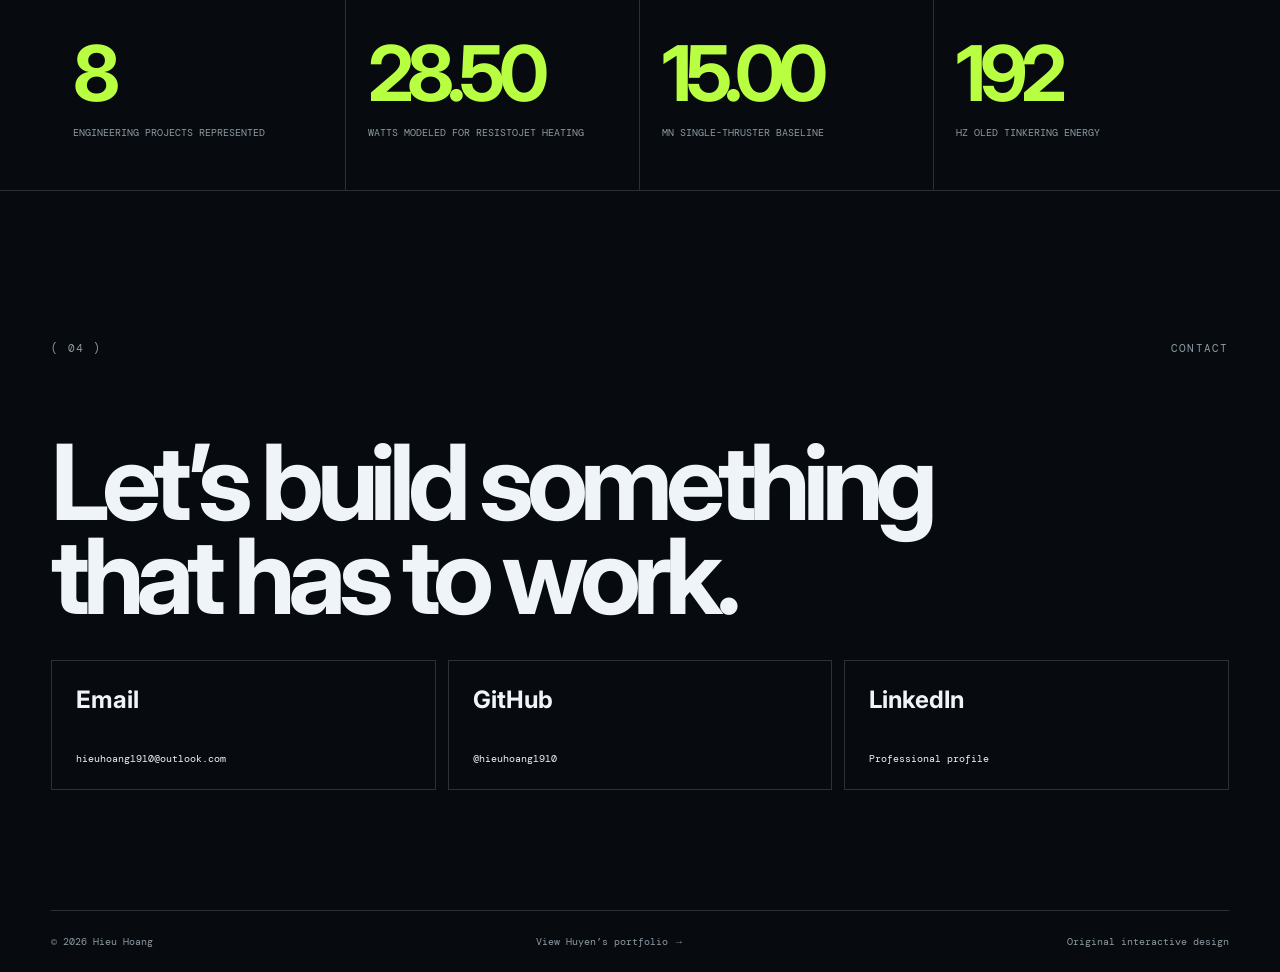
<file: hieu/index.html>
<!doctype html>
<html lang="en">
<head>
  <meta charset="utf-8">
  <meta name="viewport" content="width=device-width,initial-scale=1,viewport-fit=cover">
  <meta name="theme-color" content="#070b10">
  <meta name="description" content="Hieu Hoang — aerospace engineer building propulsion, thermal-fluid and AI-assisted engineering systems.">
  <title>Hieu Hoang — Aerospace Engineer</title>
  <link rel="stylesheet" href="style.css">
</head>
<body>
  <div class="noise" aria-hidden="true"></div>
  <div class="cursor" aria-hidden="true"><span>VIEW</span></div>
  <div class="loader" aria-hidden="true"><div class="loader-mark">HH</div><div class="loader-bar"><i></i></div><b>000</b></div>

  <header class="site-header">
    <a class="brand magnetic" href="#top" data-cursor="TOP"><b>HH</b><span>Hieu Hoang<br><small>Aerospace engineer</small></span></a>
    <nav>
      <a href="#work" data-cursor="WORK">Work</a>
      <a href="#profile" data-cursor="ABOUT">Profile</a>
      <a href="#contact" data-cursor="HELLO">Contact</a>
    </nav>
    <button class="menu magnetic" aria-label="Toggle menu" aria-expanded="false" data-cursor="MENU"><span></span><span></span></button>
  </header>

  <aside class="mobile-panel" aria-hidden="true">
    <a href="#top">01 / Home</a><a href="#work">02 / Work</a><a href="#profile">03 / Profile</a><a href="#contact">04 / Contact</a>
  </aside>

  <main id="top">
    <section class="hero shell">
      <div class="hero-meta reveal"><span>Vietnam ↔ Aerospace R&amp;D</span><span>Portfolio / 2026</span></div>
      <div class="hero-title">
        <p class="kicker reveal">Physics into hardware.</p>
        <h1><span>BUILD</span><span>TEST</span><span>ITERATE</span></h1>
        <div class="orbit" aria-hidden="true">
          <div class="planet"><i></i></div><div class="ring r1"></div><div class="ring r2"></div><div class="satellite"></div>
        </div>
      </div>
      <div class="hero-foot reveal">
        <p>Aerospace engineer working across propulsion, thermal-fluid analysis, spacecraft hardware, computational engineering, and AI-assisted workflows.</p>
        <a class="scroll magnetic" href="#work" data-cursor="SCROLL">↓</a>
      </div>
    </section>

    <section class="ticker"><div><span>PROPULSION</span><i>✦</i><span>THERMAL</span><i>✦</i><span>SPACECRAFT</span><i>✦</i><span>PYTHON</span><i>✦</i><span>CAD / CAE</span><i>✦</i><span>AI WORKFLOWS</span><i>✦</i><span>PROPULSION</span><i>✦</i><span>THERMAL</span><i>✦</i><span>SPACECRAFT</span></div></section>

    <section class="manifesto shell">
      <div class="section-label reveal"><span>( 01 )</span><span>Perspective</span></div>
      <h2 class="reveal">The equation matters.<br>The hardware decides.</h2>
      <div class="manifesto-copy reveal"><p>I like engineering that survives contact with reality: derive the model, write the code, interrogate the assumptions, and design the next test.</p><p>My strongest work lives where aerospace fundamentals, prototyping, data, and automation meet.</p></div>
    </section>

    <section class="work shell" id="work">
      <div class="section-label reveal"><span>( 02 )</span><span>Selected systems</span></div>
      <div class="section-intro"><h2 class="reveal">Projects with<br>physics inside.</h2><p class="reveal">Tap a project to open its technical summary.</p></div>
      <div class="project-grid">
        <article class="project p-resistojet reveal" tabindex="0" data-project="resistojet" data-cursor="OPEN">
          <div class="project-visual jet"><div class="nozzle"></div><div class="plume"></div><div class="measure"><span>35.64 W</span><small>heating target</small></div></div>
          <div class="project-copy"><span>01 / Propulsion</span><h3>Resistojet Thruster Upgrade</h3><p>Warm-gas R134a concept for a CubeSat-class cold-gas test system.</p></div>
        </article>
        <article class="project p-coldplate reveal" tabindex="0" data-project="coldplate" data-cursor="OPEN">
          <div class="project-visual plate"><div class="channels"></div><div class="heatmap"></div><div class="measure"><span>AM + CFD</span><small>design workflow</small></div></div>
          <div class="project-copy"><span>02 / Thermal Design</span><h3>Cold Plate Development</h3><p>Copper additive-manufacturing concepts, thermal architecture, and presales engineering.</p></div>
        </article>
        <article class="project p-turbofan reveal" tabindex="0" data-project="turbofan" data-cursor="OPEN">
          <div class="project-visual fan"><div class="fan-core"></div><div class="measure"><span>πc 1→15</span><small>cycle sweep</small></div></div>
          <div class="project-copy"><span>03 / Engine Modeling</span><h3>Turbofan Cycle Analysis</h3><p>Pressure-ratio and bypass-ratio sweeps for thrust and TSFC behavior.</p></div>
        </article>
        <article class="project p-test reveal" tabindex="0" data-project="testing" data-cursor="OPEN">
          <div class="project-visual waveform"><svg viewBox="0 0 600 260" preserveAspectRatio="none"><path d="M0 145 C35 145 45 35 80 35 S125 215 160 215 205 75 240 75 285 170 320 170 365 110 400 110 445 145 480 145 530 125 600 125"/></svg><div class="measure"><span>Lab → insight</span><small>experimental analysis</small></div></div>
          <div class="project-copy"><span>04 / Experimental</span><h3>Aerospace Test Analysis</h3><p>Wind tunnel, shock tube, gas turbine, vibration, and vacuum-test data.</p></div>
        </article>
      </div>
    </section>

    <section class="profile shell" id="profile">
      <div class="section-label reveal"><span>( 03 )</span><span>Profile</span></div>
      <div class="profile-grid">
        <div class="profile-sticky"><h2 class="reveal">Engineer.<br>Builder.<br>System thinker.</h2><div class="schematic" data-cursor="MOVE"><div class="cross x"></div><div class="cross y"></div><div class="schematic-orbit"></div><b>9955HX / HUMAN</b></div></div>
        <div class="profile-content">
          <article class="fact reveal"><span>Education</span><h3>B.S. Aerospace Engineering</h3><p>Missouri University of Science &amp; Technology — GPA 3.15/4.00. A.S. Engineering, John Wood Community College.</p></article>
          <article class="fact reveal"><span>Leadership</span><h3>Propulsion Research Team Lead</h3><p>Missouri S&amp;T Satellite Research &amp; Design Team. CubeSat propulsion research, analysis, hardware architecture, and technical documentation.</p></article>
          <article class="fact reveal"><span>Current direction</span><h3>Design + development</h3><p>Aerospace R&amp;D, propulsion, thermal systems, spacecraft hardware, technical presales, and AI-accelerated engineering workflows.</p></article>
          <article class="fact reveal"><span>Tool stack</span><div class="chips"><i>Python</i><i>MATLAB</i><i>C++</i><i>Arduino</i><i>Excel</i><i>LaTeX</i><i>CAD/CAE</i><i>Thermal</i><i>Experimental</i></div></article>
        </div>
      </div>
    </section>

    <section class="numbers shell">
      <div class="metric reveal"><strong data-count="10">0</strong><span>engineering projects represented</span></div>
      <div class="metric reveal"><strong data-count="35.64">0</strong><span>watts modeled for resistojet heating</span></div>
      <div class="metric reveal"><strong data-count="18.76">0</strong><span>mN single-thruster baseline</span></div>
      <div class="metric reveal"><strong data-count="240">0</strong><span>Hz OLED tinkering energy</span></div>
    </section>

    <section class="contact shell" id="contact">
      <div class="section-label reveal"><span>( 04 )</span><span>Contact</span></div>
      <h2 class="reveal">Let’s build something<br>that has to work.</h2>
      <div class="contact-links reveal">
        <a class="contact-pill magnetic" href="mailto:hieuhoang1910@outlook.com" data-cursor="EMAIL"><span>Email</span><small>hieuhoang1910@outlook.com</small></a>
        <a class="contact-pill magnetic" href="https://github.com/hieuhoang1910" target="_blank" rel="noreferrer" data-cursor="GITHUB"><span>GitHub</span><small>@hieuhoang1910</small></a>
        <a class="contact-pill magnetic" href="https://www.linkedin.com/in/hieu-hoang-8b195224a" target="_blank" rel="noreferrer" data-cursor="LINK"><span>LinkedIn</span><small>Professional profile</small></a>
      </div>
      <footer><span>© 2026 Hieu Hoang</span><a href="../huyen/">View Huyen’s portfolio →</a><span>Original interactive design</span></footer>
    </section>
  </main>

  <dialog class="project-modal"><button class="modal-close magnetic" aria-label="Close project" data-cursor="CLOSE">×</button><div class="modal-index"></div><span class="modal-kicker"></span><h2></h2><p class="modal-summary"></p><div class="modal-stats"></div><div class="modal-tags"></div></dialog>
  <script src="script.js"></script>
</body>
</html>
</file>
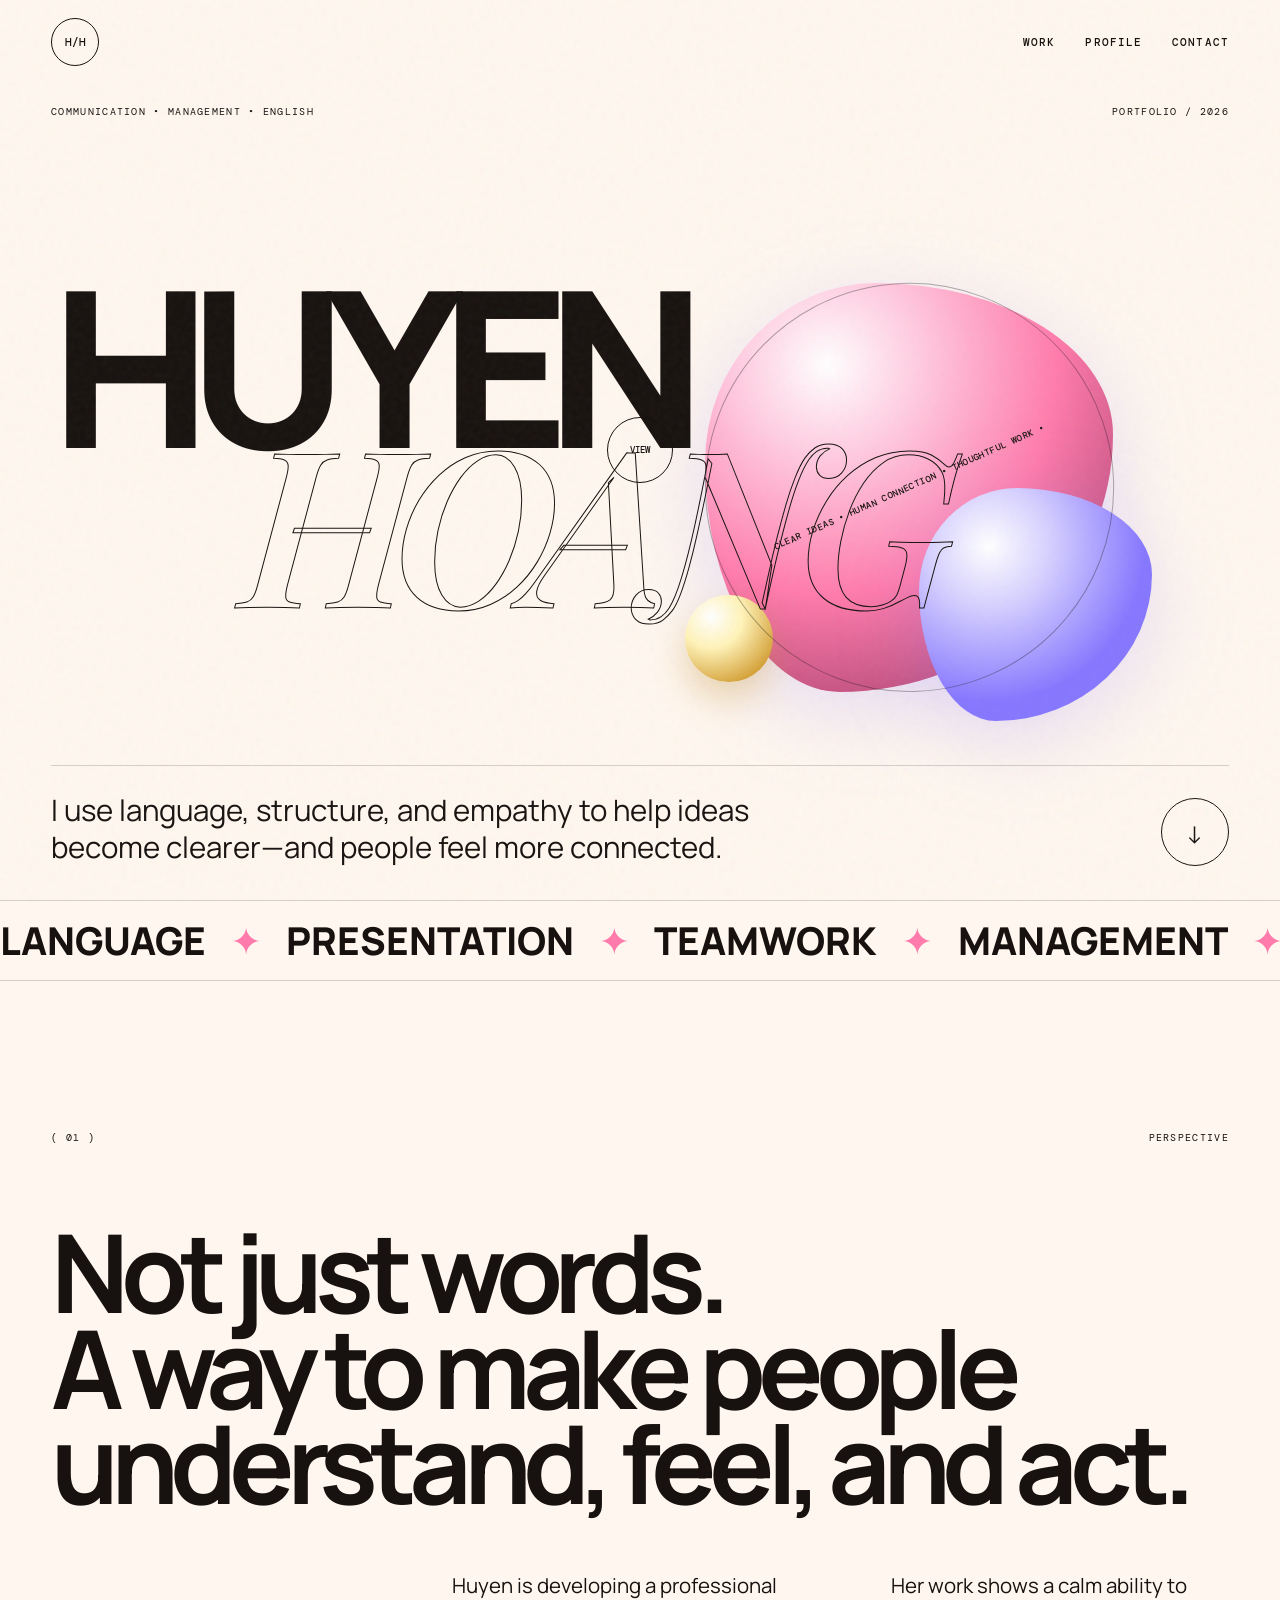
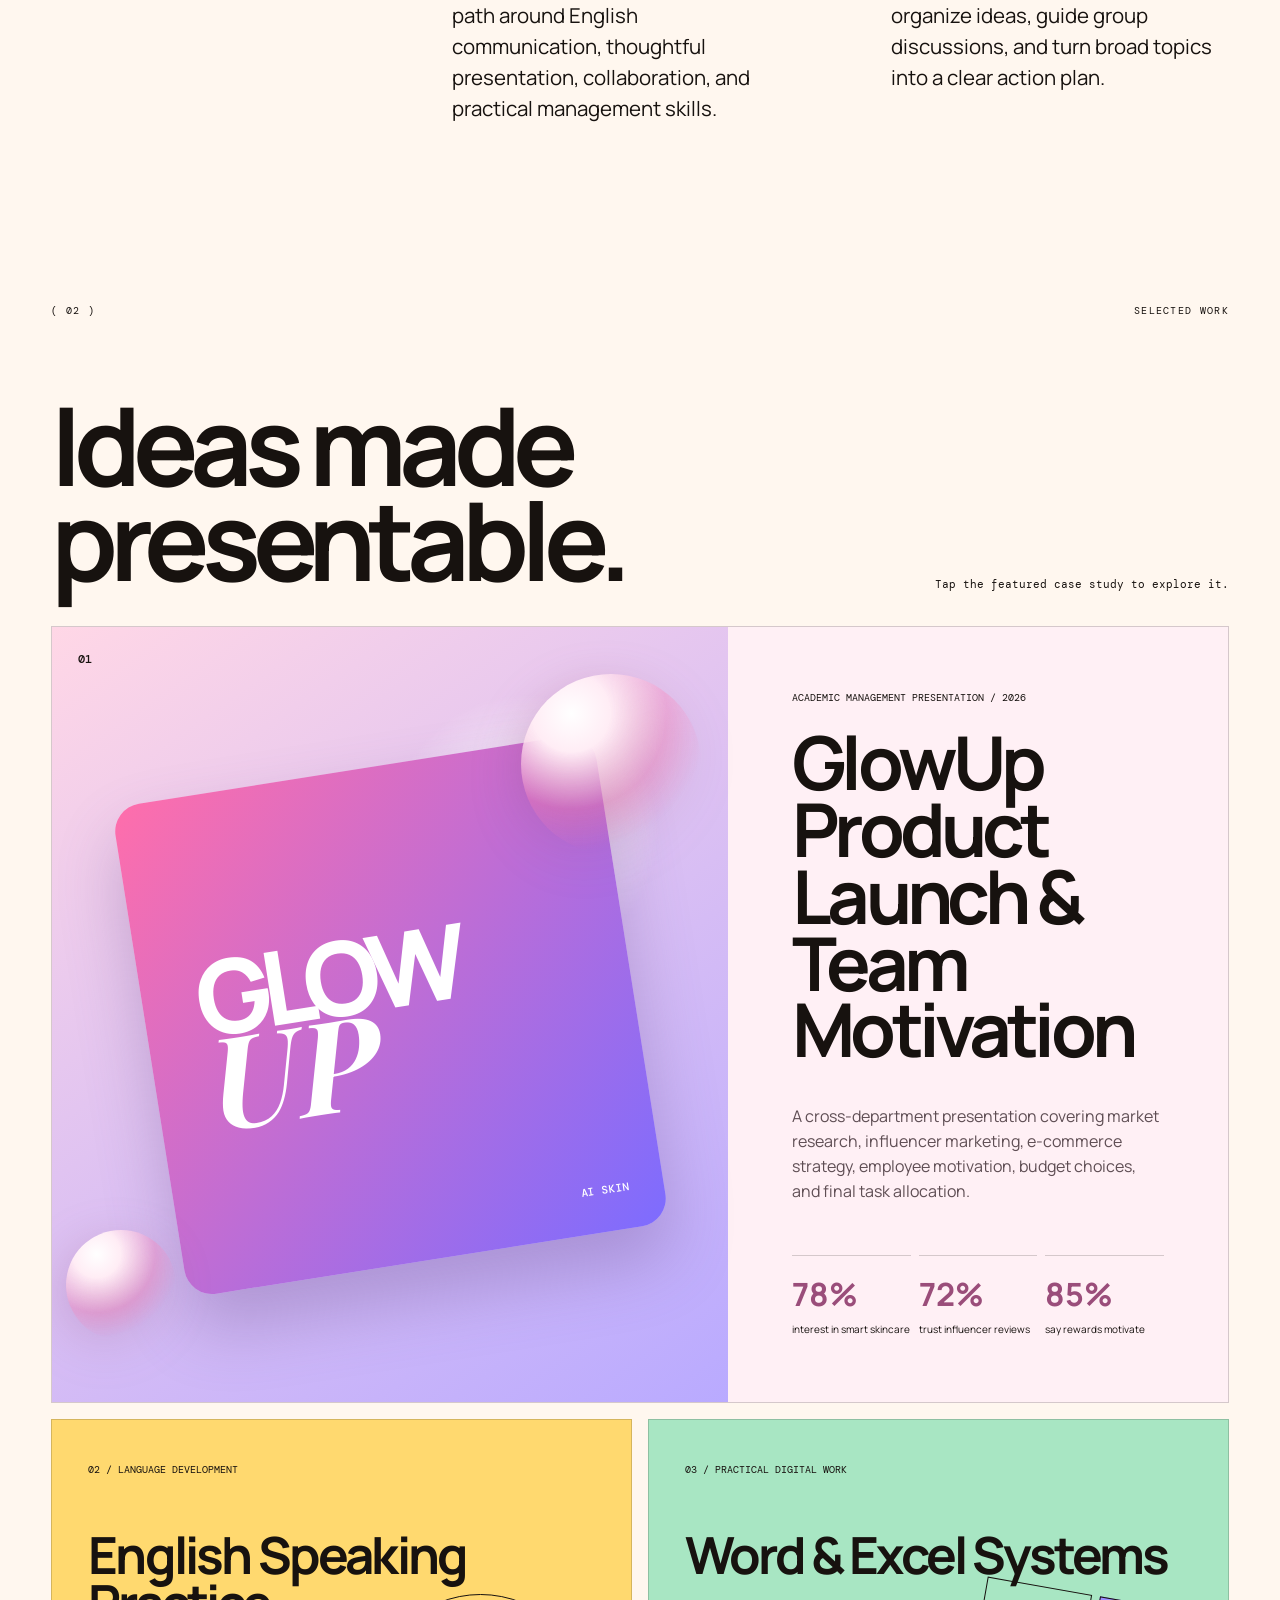
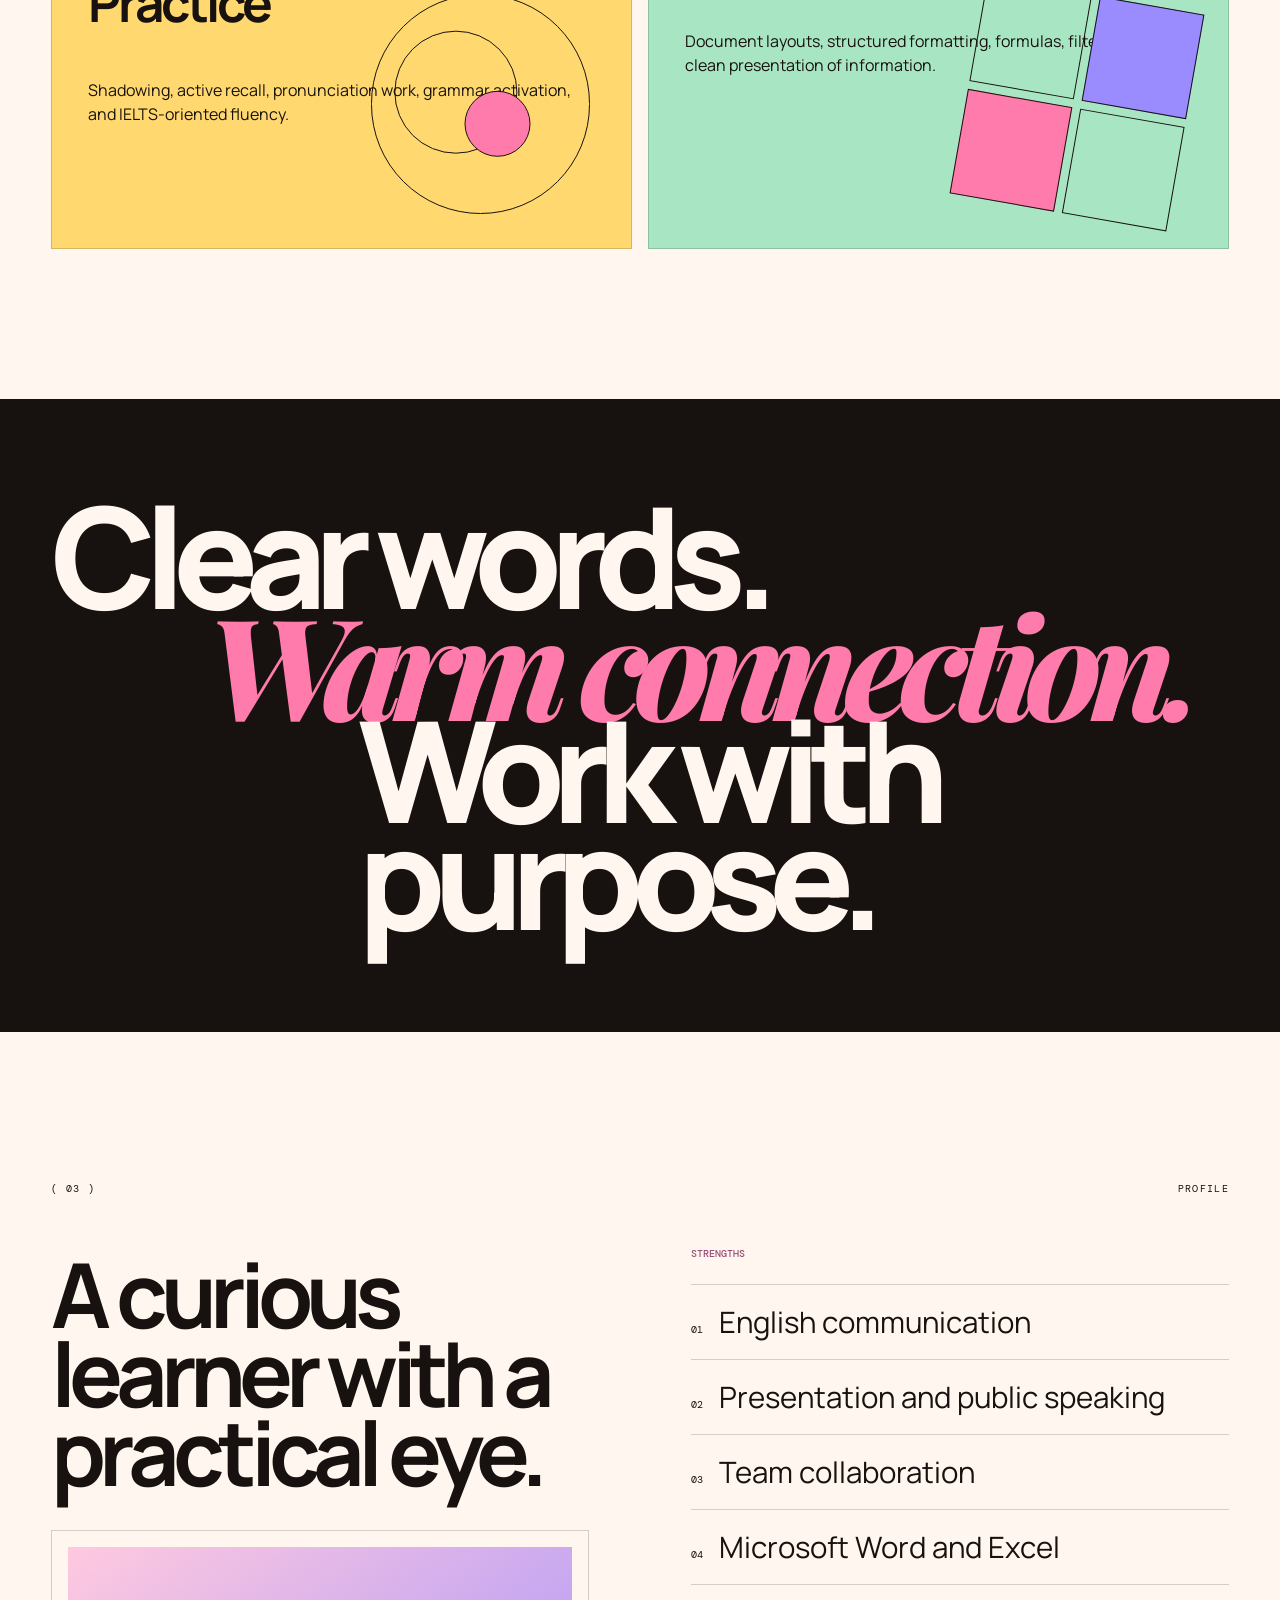
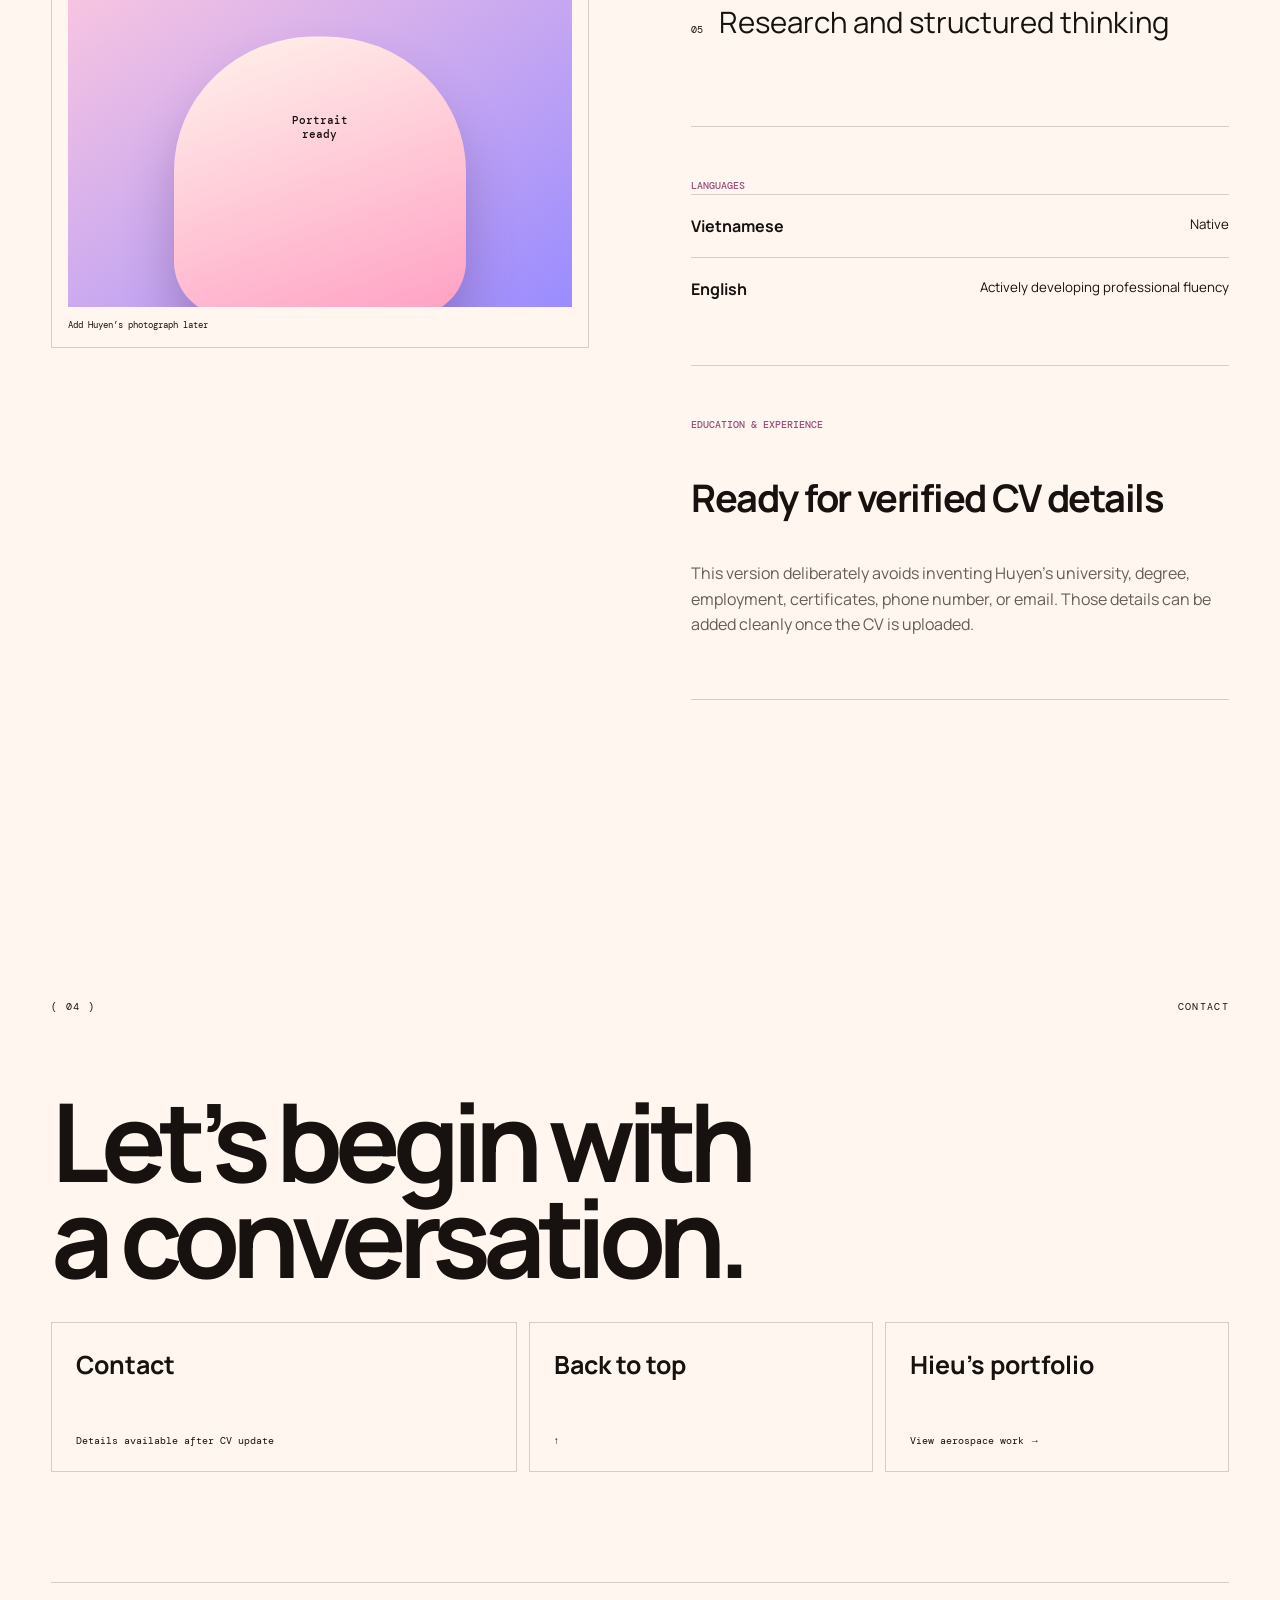
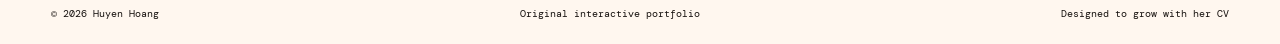
<file: huyen/index.html>
<!doctype html>
<html lang="en">
<head>
  <meta charset="utf-8">
  <meta name="viewport" content="width=device-width,initial-scale=1,viewport-fit=cover">
  <meta name="theme-color" content="#fff7ef">
  <meta name="description" content="Huyen Hoang — communication, language, management and thoughtful digital work.">
  <title>Huyen Hoang — Communication Portfolio</title>
  <link rel="stylesheet" href="style.css">
</head>
<body>
  <div class="grain" aria-hidden="true"></div><div class="cursor" aria-hidden="true"><span>VIEW</span></div>
  <div class="loader" aria-hidden="true"><div class="loader-word">HUYEN</div><div class="loader-count">000</div><div class="loader-line"><i></i></div></div>
  <header><a class="logo magnetic" href="#top" data-cursor="TOP">H/H</a><nav><a href="#work" data-cursor="WORK">Work</a><a href="#profile" data-cursor="ABOUT">Profile</a><a href="#contact" data-cursor="HELLO">Contact</a></nav><button class="menu magnetic" aria-label="Toggle menu" data-cursor="MENU"><i></i><i></i></button></header>
  <aside class="panel"><a href="#top">Home</a><a href="#work">Selected work</a><a href="#profile">Profile</a><a href="#contact">Contact</a></aside>
  <main id="top">
    <section class="hero shell">
      <div class="hero-meta reveal"><span>Communication • Management • English</span><span>Portfolio / 2026</span></div>
      <div class="hero-stage">
        <h1><span>HUYEN</span><span>HOANG</span></h1>
        <div class="sculpture" aria-hidden="true"><div class="blob b1"></div><div class="blob b2"></div><div class="pearl"></div><div class="orbit-text">CLEAR IDEAS • HUMAN CONNECTION • THOUGHTFUL WORK •</div></div>
      </div>
      <div class="hero-bottom reveal"><p>I use language, structure, and empathy to help ideas become clearer—and people feel more connected.</p><a class="round magnetic" href="#work" data-cursor="SCROLL">↓</a></div>
    </section>
    <section class="ribbon"><div><span>LANGUAGE</span><i>✦</i><span>PRESENTATION</span><i>✦</i><span>TEAMWORK</span><i>✦</i><span>MANAGEMENT</span><i>✦</i><span>DIGITAL SKILLS</span><i>✦</i><span>LANGUAGE</span><i>✦</i><span>PRESENTATION</span><i>✦</i><span>TEAMWORK</span></div></section>

    <section class="statement shell">
      <div class="section-label reveal"><span>( 01 )</span><span>Perspective</span></div>
      <h2 class="reveal">Not just words.<br>A way to make people understand, feel, and act.</h2>
      <div class="statement-copy reveal"><p>Huyen is developing a professional path around English communication, thoughtful presentation, collaboration, and practical management skills.</p><p>Her work shows a calm ability to organize ideas, guide group discussions, and turn broad topics into a clear action plan.</p></div>
    </section>

    <section class="work shell" id="work">
      <div class="section-label reveal"><span>( 02 )</span><span>Selected work</span></div>
      <div class="work-head"><h2 class="reveal">Ideas made<br>presentable.</h2><p class="reveal">Tap the featured case study to explore it.</p></div>
      <article class="feature reveal" data-cursor="OPEN" tabindex="0">
        <div class="feature-visual"><div class="glow-card"><span>GLOW</span><b>UP</b><i>AI SKIN</i></div><div class="bubble one"></div><div class="bubble two"></div><div class="feature-number">01</div></div>
        <div class="feature-copy"><span>Academic management presentation / 2026</span><h3>GlowUp Product Launch &amp; Team Motivation</h3><p>A cross-department presentation covering market research, influencer marketing, e-commerce strategy, employee motivation, budget choices, and final task allocation.</p><div class="mini-metrics"><div><b>78%</b><small>interest in smart skincare</small></div><div><b>72%</b><small>trust influencer reviews</small></div><div><b>85%</b><small>say rewards motivate</small></div></div></div>
      </article>
      <div class="project-row">
        <article class="small-card reveal"><span>02 / Language development</span><h3>English Speaking Practice</h3><p>Shadowing, active recall, pronunciation work, grammar activation, and IELTS-oriented fluency.</p><div class="line-art speech"><i></i><i></i><i></i></div></article>
        <article class="small-card reveal"><span>03 / Practical digital work</span><h3>Word &amp; Excel Systems</h3><p>Document layouts, structured formatting, formulas, filtering, and clean presentation of information.</p><div class="line-art grid"><i></i><i></i><i></i><i></i></div></article>
      </div>
    </section>

    <section class="quote"><p>Clear words.</p><p>Warm connection.</p><p>Work with purpose.</p></section>

    <section class="profile shell" id="profile">
      <div class="section-label reveal"><span>( 03 )</span><span>Profile</span></div>
      <div class="profile-grid">
        <div class="profile-intro"><h2 class="reveal">A curious learner with a practical eye.</h2><div class="portrait-card reveal"><div class="portrait-shape"><span>Portrait<br>ready</span></div><small>Add Huyen’s photograph later</small></div></div>
        <div class="profile-content">
          <article class="profile-block reveal"><span>Strengths</span><ul><li><b>01</b>English communication</li><li><b>02</b>Presentation and public speaking</li><li><b>03</b>Team collaboration</li><li><b>04</b>Microsoft Word and Excel</li><li><b>05</b>Research and structured thinking</li></ul></article>
          <article class="profile-block reveal"><span>Languages</span><div class="language"><b>Vietnamese</b><small>Native</small></div><div class="language"><b>English</b><small>Actively developing professional fluency</small></div></article>
          <article class="profile-block reveal"><span>Education &amp; experience</span><h3>Ready for verified CV details</h3><p>This version deliberately avoids inventing Huyen’s university, degree, employment, certificates, phone number, or email. Those details can be added cleanly once the CV is uploaded.</p></article>
        </div>
      </div>
    </section>

    <section class="contact shell" id="contact">
      <div class="section-label reveal"><span>( 04 )</span><span>Contact</span></div>
      <h2 class="reveal">Let’s begin with<br>a conversation.</h2>
      <div class="contact-grid reveal"><button class="contact-pill magnetic" data-copy="Huyen’s contact details will be added after CV verification." data-cursor="COPY"><span>Contact</span><small>Details available after CV update</small></button><a class="contact-pill magnetic" href="#top" data-cursor="UP"><span>Back to top</span><small>↑</small></a><a class="contact-pill magnetic" href="../hieu/" data-cursor="HIEU"><span>Hieu’s portfolio</span><small>View aerospace work →</small></a></div>
      <footer><span>© 2026 Huyen Hoang</span><span>Original interactive portfolio</span><span>Designed to grow with her CV</span></footer>
    </section>
  </main>

  <dialog class="case-modal"><button class="close magnetic" aria-label="Close" data-cursor="CLOSE">×</button><span>CASE STUDY / 01</span><h2>GlowUp</h2><p class="lead">A management presentation that combines product strategy with the human side of performance.</p><div class="case-grid"><article><small>Challenge</small><p>Plan a smart skincare launch while responding to declining task completion, employee satisfaction, and increasing late submissions.</p></article><article><small>Huyen’s role</small><p>Guide the meeting, question each department, synthesize research, manage disagreement, prioritize budget, and assign next steps.</p></article><article><small>Strategy</small><p>Digital-first marketing, influencer collaboration, a “7 Days GlowUp Challenge,” e-commerce launch offers, and one smaller offline event.</p></article><article><small>People plan</small><p>Recognition, training, flexible hours, fairer KPI systems, better communication, and quarterly team-building.</p></article></div><div class="case-stats"><div><b>200</b><small>survey participants</small></div><div><b>5</b><small>market signals</small></div><div><b>5</b><small>motivation signals</small></div></div></dialog>
  <div class="toast" role="status"></div><script src="script.js"></script>
</body>
</html>
</file>
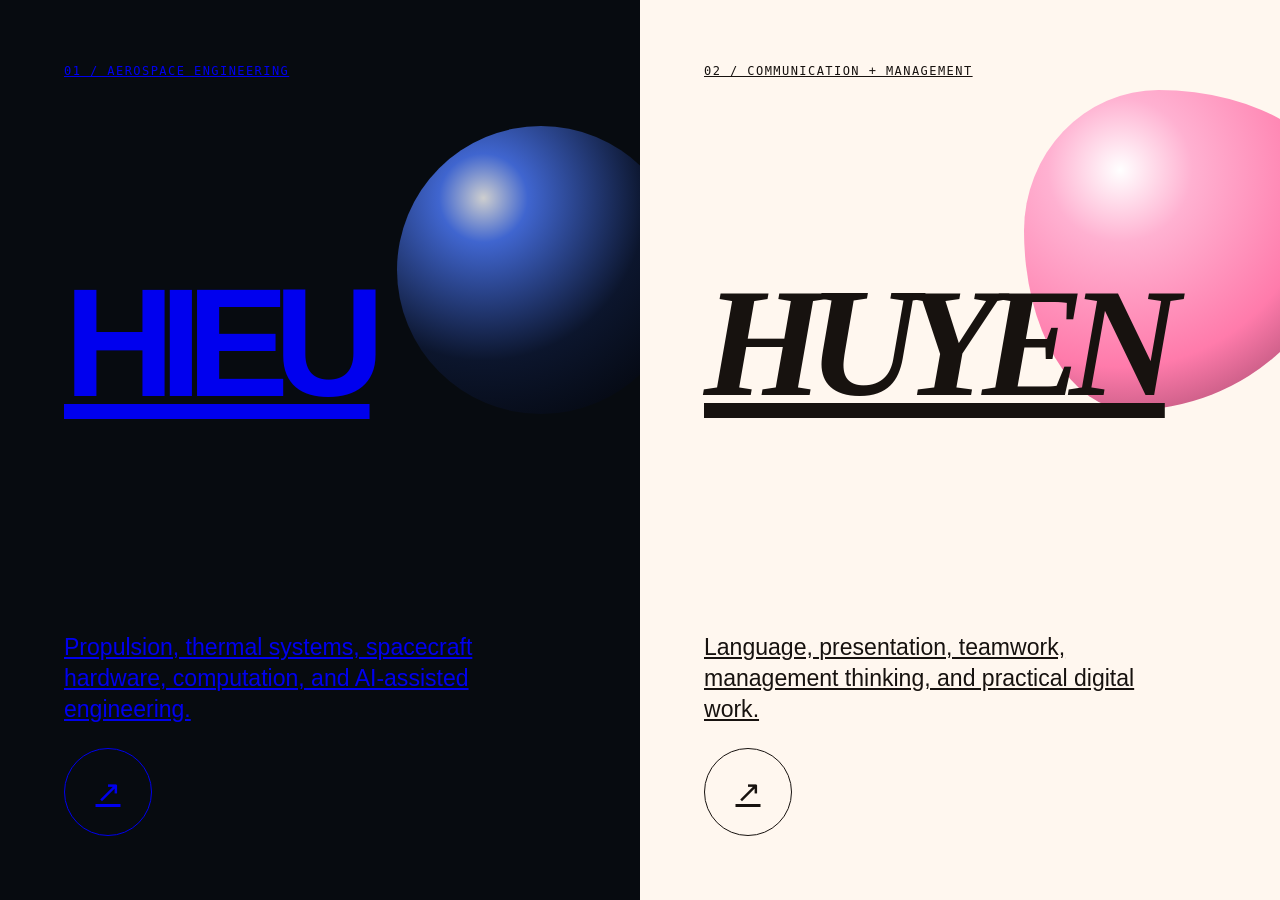
<file: us/index.html>
<!doctype html><html lang="en"><head><meta charset="utf-8"><meta name="viewport" content="width=device-width,initial-scale=1"><meta name="theme-color" content="#111"><title>Hieu + Huyen</title><style>*{box-sizing:border-box}body{margin:0;background:#111;color:#fff;font-family:Arial,sans-serif}main{min-height:100svh;display:grid;grid-template-columns:1fr 1fr}.card{position:relative;padding:clamp(25px,5vw,80px);display:flex;flex-direction:column;justify-content:space-between;overflow:hidden}.card:first-child{background:#070b10}.card:last-child{background:#fff7ef;color:#17120f}.label{font:12px monospace;text-transform:uppercase;letter-spacing:.12em}.card h1{font-size:clamp(75px,12vw,200px);line-height:.75;letter-spacing:-.1em;margin:0;position:relative;z-index:2}.card:last-child h1{font-family:Georgia,serif;font-style:italic}.card p{max-width:460px;font-size:clamp(16px,1.8vw,24px);line-height:1.35}.go{width:88px;height:88px;border:1px solid currentColor;border-radius:50%;display:grid;place-items:center;font-size:30px;transition:.3s}.card:hover .go{transform:rotate(-35deg) scale(1.1)}.orb{position:absolute;width:45%;aspect-ratio:1;border-radius:50%;right:-7%;top:14%;background:radial-gradient(circle at 30% 25%,#fff,#4e7cff 15%,#0d1834 55%,#000);opacity:.8}.blob{position:absolute;width:50%;aspect-ratio:1;right:-10%;top:10%;background:radial-gradient(circle at 30% 25%,#fff,#ffb1d1 22%,#ff7bab 60%,#78314f);border-radius:42% 58% 67% 33%/44% 37% 63% 56%}@media(max-width:760px){main{grid-template-columns:1fr}.card{min-height:70svh}.card h1{font-size:25vw}.orb,.blob{width:62%}}</style></head><body><main><a class="card" href="../hieu/"><div class="label">01 / Aerospace engineering</div><div class="orb"></div><h1>HIEU</h1><div><p>Propulsion, thermal systems, spacecraft hardware, computation, and AI-assisted engineering.</p><div class="go">↗</div></div></a><a class="card" href="../huyen/"><div class="label">02 / Communication + management</div><div class="blob"></div><h1>HUYEN</h1><div><p>Language, presentation, teamwork, management thinking, and practical digital work.</p><div class="go">↗</div></div></a></main></body></html>
</file>
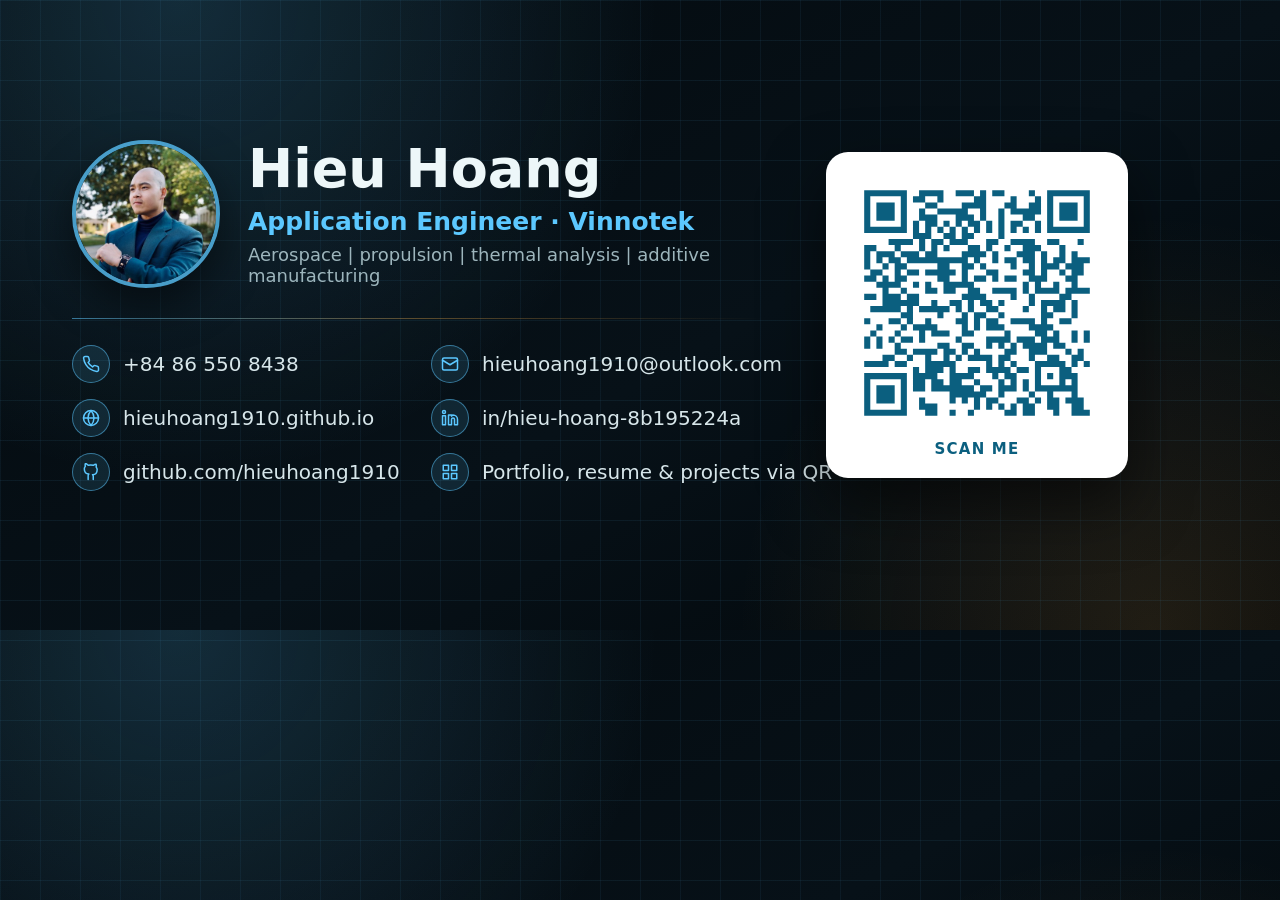
<file: card-image.html>
<!doctype html>
<html lang="en">
  <head>
    <meta charset="utf-8" />
    <title>Hieu Hoang Card Image Source</title>
    <style>
      * {
        box-sizing: border-box;
        margin: 0;
      }

      body {
        width: 1200px;
        height: 630px;
        overflow: hidden;
        font-family: Inter, "Segoe UI", ui-sans-serif, system-ui, sans-serif;
        color: #edf7f9;
        background:
          linear-gradient(rgba(92, 200, 255, 0.07) 1px, transparent 1px),
          linear-gradient(90deg, rgba(92, 200, 255, 0.06) 1px, transparent 1px),
          radial-gradient(circle at 14% 0%, rgba(92, 200, 255, 0.18), transparent 30rem),
          radial-gradient(circle at 90% 100%, rgba(246, 177, 75, 0.12), transparent 26rem),
          linear-gradient(150deg, #03090d 0%, #071118 55%, #02070a 100%);
        background-size: 40px 40px, 40px 40px, auto, auto, auto;
      }

      .wrap {
        display: flex;
        align-items: center;
        gap: 64px;
        height: 100%;
        padding: 60px 72px;
      }

      .identity {
        flex: 1;
        min-width: 0;
      }

      .id-head {
        display: flex;
        align-items: center;
        gap: 28px;
        margin-bottom: 30px;
      }

      .avatar {
        width: 148px;
        height: 148px;
        border-radius: 50%;
        border: 4px solid rgba(92, 200, 255, 0.75);
        object-fit: cover;
        object-position: center 30%;
        box-shadow: 0 18px 40px rgba(0, 0, 0, 0.5);
      }

      h1 {
        font-size: 54px;
        line-height: 1.05;
        letter-spacing: 0;
      }

      .title {
        margin-top: 10px;
        color: #5cc8ff;
        font-size: 25px;
        font-weight: 700;
      }

      .subtitle {
        margin-top: 8px;
        color: #9db5bc;
        font-size: 18px;
      }

      .rule {
        height: 1px;
        margin: 26px 0;
        background: linear-gradient(90deg, rgba(92, 200, 255, 0.55), rgba(246, 177, 75, 0.35), transparent);
      }

      .contacts {
        display: grid;
        grid-template-columns: repeat(2, minmax(0, 1fr));
        gap: 16px 28px;
        list-style: none;
        padding: 0;
      }

      .contacts li {
        display: flex;
        align-items: center;
        gap: 13px;
        color: #d7e6ea;
        font-size: 20px;
        white-space: nowrap;
      }

      .ic {
        display: inline-grid;
        place-items: center;
        flex: 0 0 auto;
        width: 38px;
        height: 38px;
        border-radius: 50%;
        border: 1px solid rgba(92, 200, 255, 0.5);
        background: rgba(92, 200, 255, 0.12);
        color: #5cc8ff;
      }

      .ic svg {
        width: 18px;
        height: 18px;
      }

      .qr-panel {
        flex: 0 0 auto;
        padding: 26px 26px 20px;
        border-radius: 22px;
        background: #ffffff;
        color: #0b2532;
        text-align: center;
        box-shadow: 0 26px 60px rgba(0, 0, 0, 0.55);
      }

      .qr-panel img {
        display: block;
        width: 250px;
        height: 250px;
      }

      .qr-panel p {
        margin-top: 12px;
        font-size: 15px;
        font-weight: 800;
        letter-spacing: 0.08em;
        text-transform: uppercase;
        color: #0b5f7f;
      }
    </style>
  </head>
  <body>
    <div class="wrap">
      <div class="identity">
        <div class="id-head">
          <img class="avatar" src="assets/profile/hieu-profile-avatar.jpg" alt="" />
          <div>
            <h1>Hieu Hoang</h1>
            <p class="title">Application Engineer · Vinnotek</p>
            <p class="subtitle">Aerospace | propulsion | thermal analysis | additive manufacturing</p>
          </div>
        </div>
        <div class="rule"></div>
        <ul class="contacts">
          <li>
            <span class="ic"><svg viewBox="0 0 24 24" fill="none" stroke="currentColor" stroke-width="2" stroke-linecap="round" stroke-linejoin="round"><path d="M22 16.9v3a2 2 0 0 1-2.2 2 19.8 19.8 0 0 1-8.6-3.1 19.5 19.5 0 0 1-6-6A19.8 19.8 0 0 1 2.1 4.2 2 2 0 0 1 4.1 2h3a2 2 0 0 1 2 1.7c.13.96.36 1.9.7 2.8a2 2 0 0 1-.45 2.1L8.1 9.9a16 16 0 0 0 6 6l1.3-1.3a2 2 0 0 1 2.1-.45c.9.34 1.84.57 2.8.7A2 2 0 0 1 22 16.9z"/></svg></span>
            +84 86 550 8438
          </li>
          <li>
            <span class="ic"><svg viewBox="0 0 24 24" fill="none" stroke="currentColor" stroke-width="2" stroke-linecap="round" stroke-linejoin="round"><rect x="2" y="4" width="20" height="16" rx="2"/><path d="m2 7 10 6 10-6"/></svg></span>
            hieuhoang1910@outlook.com
          </li>
          <li>
            <span class="ic"><svg viewBox="0 0 24 24" fill="none" stroke="currentColor" stroke-width="2" stroke-linecap="round" stroke-linejoin="round"><circle cx="12" cy="12" r="10"/><path d="M2 12h20"/><path d="M12 2a15.3 15.3 0 0 1 4 10 15.3 15.3 0 0 1-4 10 15.3 15.3 0 0 1-4-10 15.3 15.3 0 0 1 4-10z"/></svg></span>
            hieuhoang1910.github.io
          </li>
          <li>
            <span class="ic"><svg viewBox="0 0 24 24" fill="none" stroke="currentColor" stroke-width="2" stroke-linecap="round" stroke-linejoin="round"><path d="M16 8a6 6 0 0 1 6 6v7h-4v-7a2 2 0 0 0-4 0v7h-4V8h4v1.5A6 6 0 0 1 16 8z"/><rect x="2" y="9" width="4" height="12"/><circle cx="4" cy="4" r="2"/></svg></span>
            in/hieu-hoang-8b195224a
          </li>
          <li>
            <span class="ic"><svg viewBox="0 0 24 24" fill="none" stroke="currentColor" stroke-width="2" stroke-linecap="round" stroke-linejoin="round"><path d="M15 22v-3.9a3.4 3.4 0 0 0-.9-2.6c3 0 6.1-1.5 6.1-6.6a5.1 5.1 0 0 0-1.4-3.6 4.7 4.7 0 0 0-.1-3.6s-1.1-.3-3.7 1.4a12.8 12.8 0 0 0-6.7 0C5.7.4 4.6.7 4.6.7a4.7 4.7 0 0 0-.1 3.6A5.1 5.1 0 0 0 3.1 8c0 5.1 3.1 6.6 6.1 6.6a3.4 3.4 0 0 0-1 2.6V22"/></svg></span>
            github.com/hieuhoang1910
          </li>
          <li>
            <span class="ic"><svg viewBox="0 0 24 24" fill="none" stroke="currentColor" stroke-width="2" stroke-linecap="round" stroke-linejoin="round"><path d="M3 3h7v7H3zM14 3h7v7h-7zM3 14h7v7H3zM14 14h7v7h-7z"/></svg></span>
            Portfolio, resume &amp; projects via QR
          </li>
        </ul>
      </div>
      <div class="qr-panel">
        <img src="qr-card.svg" alt="" />
        <p>Scan me</p>
      </div>
    </div>
  </body>
</html>
</file>
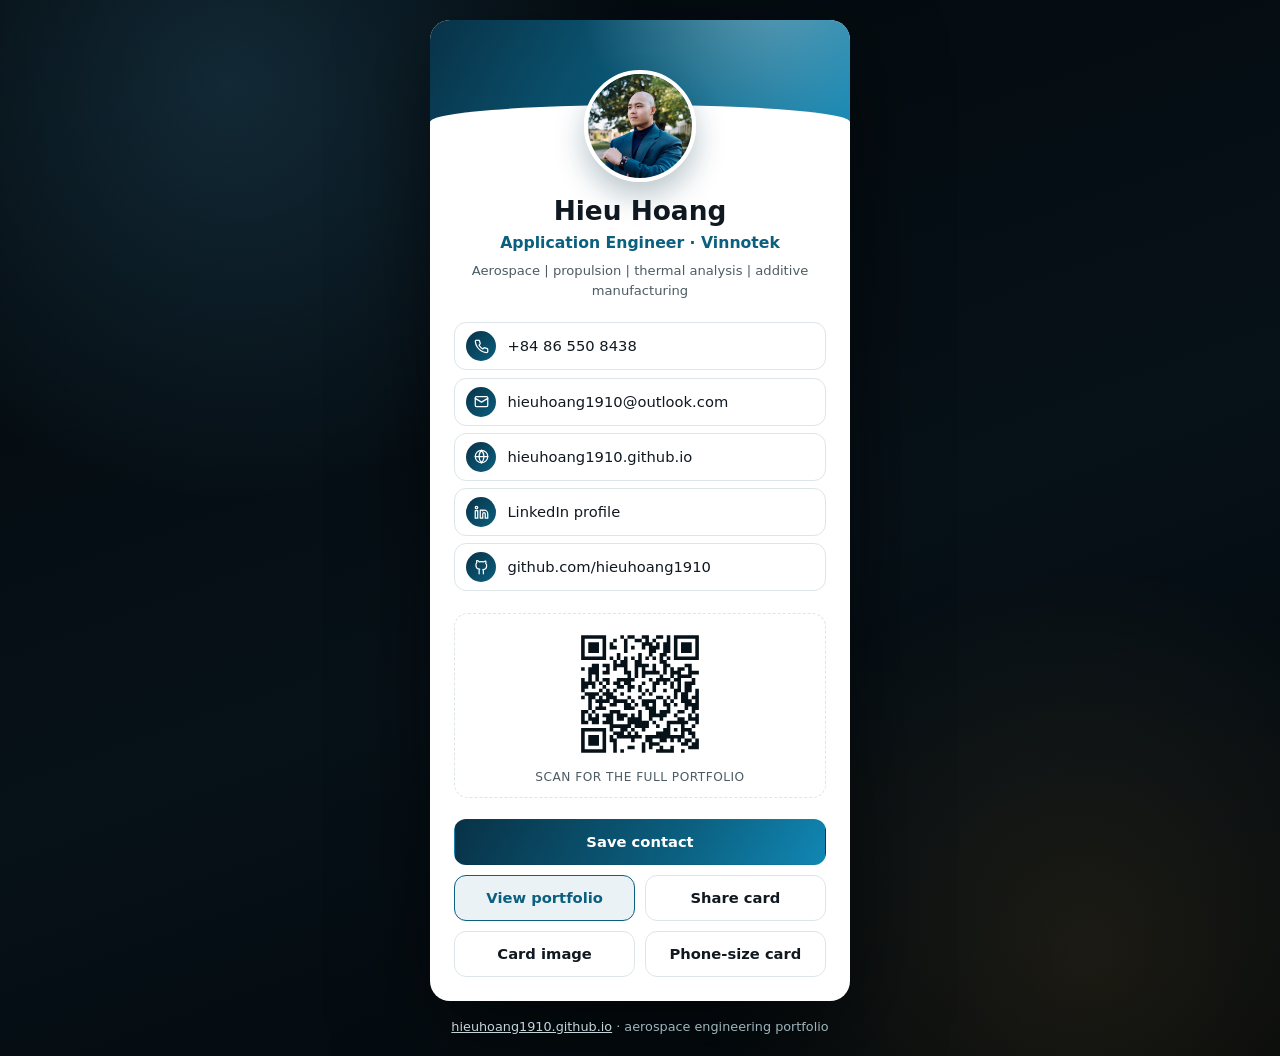
<file: card.html>
<!doctype html>
<html lang="en">
  <head>
    <meta charset="utf-8" />
    <meta name="viewport" content="width=device-width, initial-scale=1" />
    <meta
      name="description"
      content="Digital business card for Hieu Hoang, Application Engineer at Vinnotek. Save contact details or view the full aerospace engineering portfolio."
    />
    <meta name="theme-color" content="#071118" />
    <meta property="og:title" content="Hieu Hoang | Application Engineer at Vinnotek" />
    <meta property="og:description" content="Aerospace engineer - propulsion, thermal analysis, additive manufacturing. Tap for contact details and portfolio." />
    <meta property="og:image" content="https://hieuhoang1910.github.io/assets/share/hieu-card.png" />
    <meta property="og:url" content="https://hieuhoang1910.github.io/card.html" />
    <meta property="og:type" content="profile" />
    <meta name="twitter:card" content="summary_large_image" />
    <title>Hieu Hoang | Digital Business Card</title>
    <link rel="icon" href="favicon.svg" type="image/svg+xml" />
    <link rel="stylesheet" href="assets/css/card.css" />
  </head>
  <body>
    <main class="card-page">
      <article class="biz-card">
        <div class="card-head">
          <img class="avatar" src="assets/images/profile/hieu-profile-avatar.jpg" alt="Portrait of Hieu Hoang" />
        </div>
        <div class="card-body">
          <h1>Hieu Hoang</h1>
          <p class="title">Application Engineer · Vinnotek</p>
          <p class="subtitle">Aerospace | propulsion | thermal analysis | additive manufacturing</p>

          <ul class="contact-list">
            <li>
              <a href="tel:+84865508438">
                <span class="ic" aria-hidden="true"><svg viewBox="0 0 24 24" fill="none" stroke="currentColor" stroke-width="2" stroke-linecap="round" stroke-linejoin="round"><path d="M22 16.9v3a2 2 0 0 1-2.2 2 19.8 19.8 0 0 1-8.6-3.1 19.5 19.5 0 0 1-6-6A19.8 19.8 0 0 1 2.1 4.2 2 2 0 0 1 4.1 2h3a2 2 0 0 1 2 1.7c.13.96.36 1.9.7 2.8a2 2 0 0 1-.45 2.1L8.1 9.9a16 16 0 0 0 6 6l1.3-1.3a2 2 0 0 1 2.1-.45c.9.34 1.84.57 2.8.7A2 2 0 0 1 22 16.9z"/></svg></span>
                +84 86 550 8438
              </a>
            </li>
            <li>
              <a href="mailto:hieuhoang1910@outlook.com">
                <span class="ic" aria-hidden="true"><svg viewBox="0 0 24 24" fill="none" stroke="currentColor" stroke-width="2" stroke-linecap="round" stroke-linejoin="round"><rect x="2" y="4" width="20" height="16" rx="2"/><path d="m2 7 10 6 10-6"/></svg></span>
                hieuhoang1910@outlook.com
              </a>
            </li>
            <li>
              <a href="https://hieuhoang1910.github.io/">
                <span class="ic" aria-hidden="true"><svg viewBox="0 0 24 24" fill="none" stroke="currentColor" stroke-width="2" stroke-linecap="round" stroke-linejoin="round"><circle cx="12" cy="12" r="10"/><path d="M2 12h20"/><path d="M12 2a15.3 15.3 0 0 1 4 10 15.3 15.3 0 0 1-4 10 15.3 15.3 0 0 1-4-10 15.3 15.3 0 0 1 4-10z"/></svg></span>
                hieuhoang1910.github.io
              </a>
            </li>
            <li>
              <a href="https://www.linkedin.com/in/hieu-hoang-8b195224a/" target="_blank" rel="noopener noreferrer">
                <span class="ic" aria-hidden="true"><svg viewBox="0 0 24 24" fill="none" stroke="currentColor" stroke-width="2" stroke-linecap="round" stroke-linejoin="round"><path d="M16 8a6 6 0 0 1 6 6v7h-4v-7a2 2 0 0 0-4 0v7h-4V8h4v1.5A6 6 0 0 1 16 8z"/><rect x="2" y="9" width="4" height="12"/><circle cx="4" cy="4" r="2"/></svg></span>
                LinkedIn profile
              </a>
            </li>
            <li>
              <a href="https://github.com/hieuhoang1910" target="_blank" rel="noopener noreferrer">
                <span class="ic" aria-hidden="true"><svg viewBox="0 0 24 24" fill="none" stroke="currentColor" stroke-width="2" stroke-linecap="round" stroke-linejoin="round"><path d="M15 22v-3.9a3.4 3.4 0 0 0-.9-2.6c3 0 6.1-1.5 6.1-6.6a5.1 5.1 0 0 0-1.4-3.6 4.7 4.7 0 0 0-.1-3.6s-1.1-.3-3.7 1.4a12.8 12.8 0 0 0-6.7 0C5.7.4 4.6.7 4.6.7a4.7 4.7 0 0 0-.1 3.6A5.1 5.1 0 0 0 3.1 8c0 5.1 3.1 6.6 6.1 6.6a3.4 3.4 0 0 0-1 2.6V22"/></svg></span>
                github.com/hieuhoang1910
              </a>
            </li>
          </ul>

          <div class="qr-block">
            <img src="assets/qr/qr-portfolio.svg" alt="QR code linking to the portfolio" />
            <p>Scan for the full portfolio</p>
          </div>

          <div class="card-actions">
            <a class="btn primary" href="downloads/Hieu_Hoang.vcf" download="Hieu_Hoang.vcf">Save contact</a>
            <a class="btn secondary" href="index.html">View portfolio</a>
            <button class="btn ghost" id="share-card" type="button">Share card</button>
            <a class="btn ghost" href="assets/share/hieu-card.png" download="Hieu_Hoang_Card.png">Card image</a>
            <a class="btn ghost" href="assets/share/hieu-card-vertical.png" download="Hieu_Hoang_Card_Vertical.png">Phone-size card</a>
          </div>
        </div>
      </article>
      <p class="card-foot">
        <a href="index.html">hieuhoang1910.github.io</a> · aerospace engineering portfolio
      </p>
    </main>

    <script>
      const shareButton = document.querySelector("#share-card");
      shareButton.addEventListener("click", async () => {
        const shareData = {
          title: "Hieu Hoang | Application Engineer at Vinnotek",
          text: "Contact card and aerospace engineering portfolio for Hieu Hoang.",
          url: "https://hieuhoang1910.github.io/card.html"
        };
        if (navigator.share) {
          try {
            await navigator.share(shareData);
          } catch {
            /* user cancelled the share sheet */
          }
          return;
        }
        await navigator.clipboard.writeText(shareData.url);
        shareButton.textContent = "Link copied";
        setTimeout(() => {
          shareButton.textContent = "Share card";
        }, 2000);
      });
    </script>
  </body>
</html>
</file>
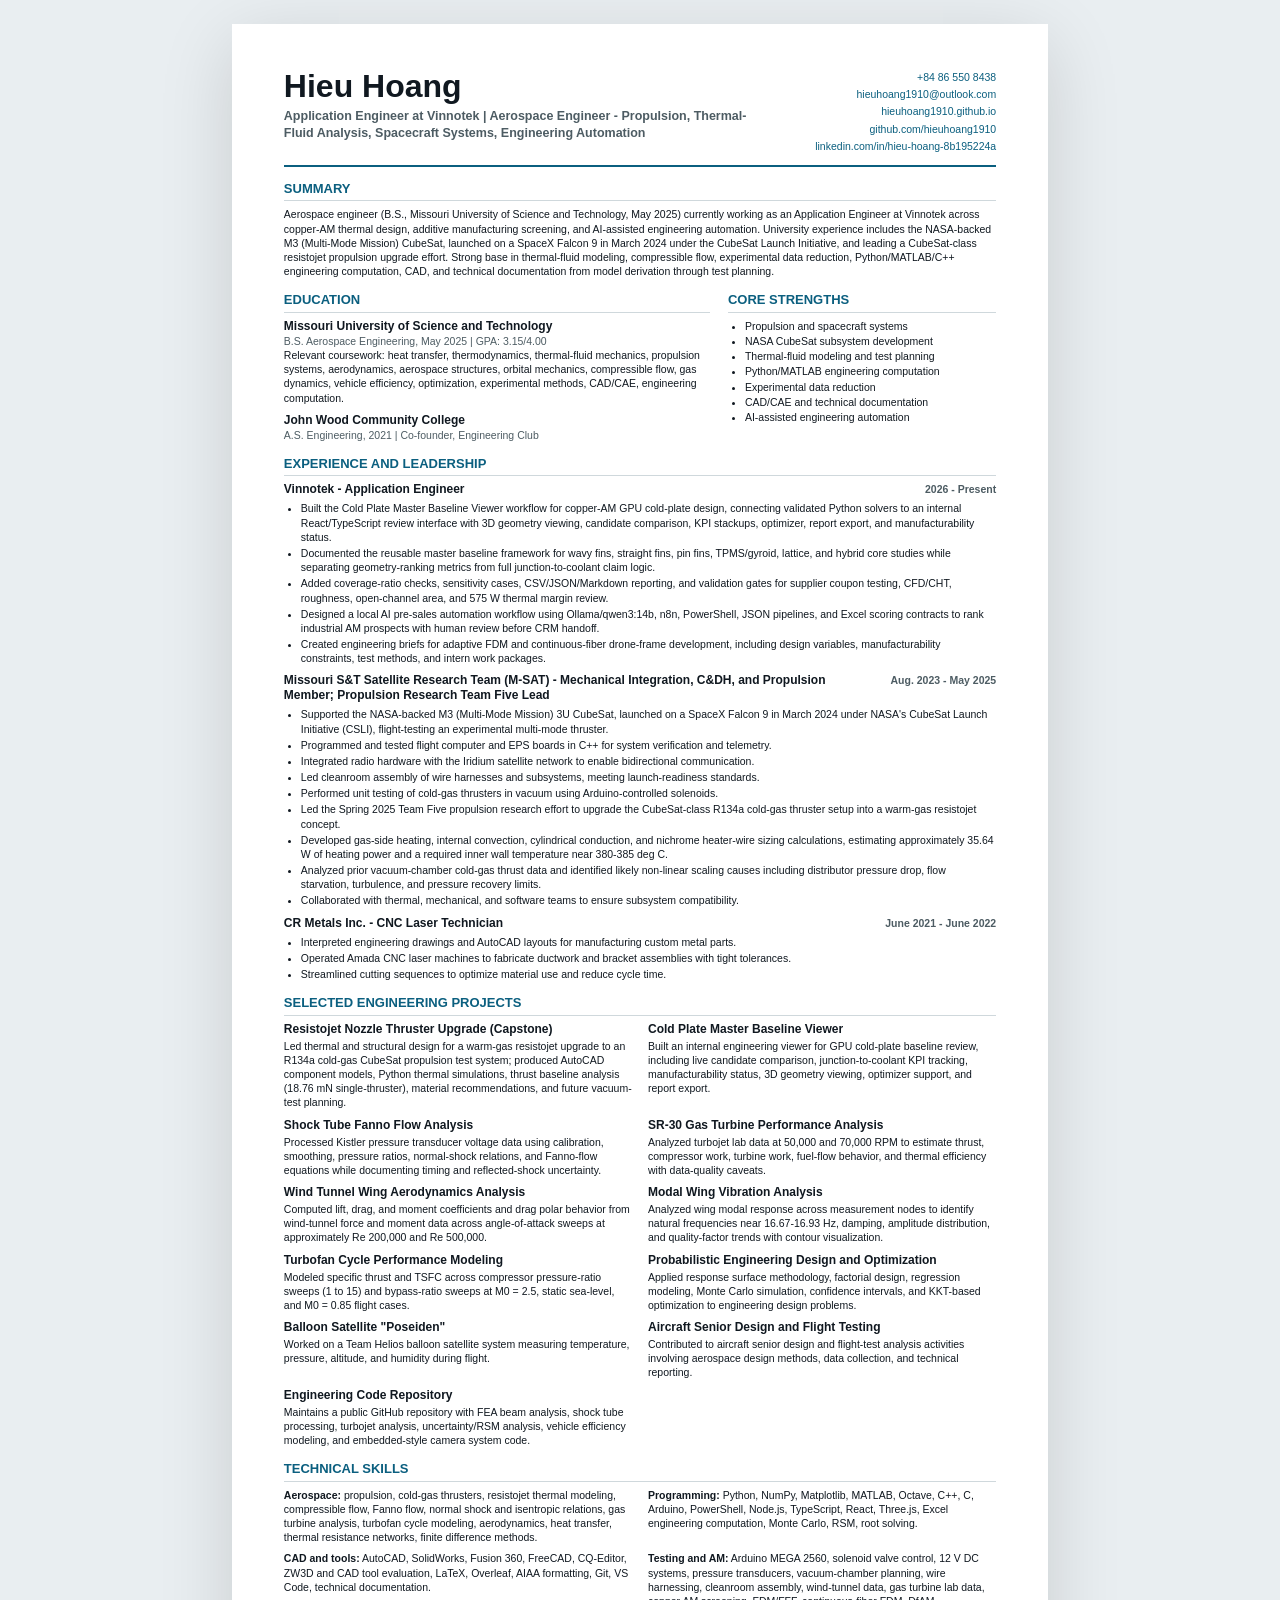
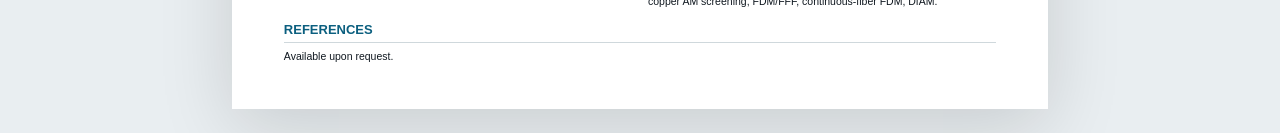
<file: resume.html>
<!doctype html>
<html lang="en">
  <head>
    <meta charset="utf-8" />
    <meta name="viewport" content="width=device-width, initial-scale=1" />
    <title>Hieu Hoang Resume</title>
    <link rel="icon" href="favicon.svg" type="image/svg+xml" />
    <link rel="stylesheet" href="assets/css/resume.css" />
  </head>
  <body>
    <main class="resume-page">
      <header class="resume-header">
        <div>
          <h1>Hieu Hoang</h1>
          <p>Application Engineer at Vinnotek | Aerospace Engineer - Propulsion, Thermal-Fluid Analysis, Spacecraft Systems, Engineering Automation</p>
        </div>
        <div class="contact-block">
          <a href="tel:+84865508438">+84 86 550 8438</a>
          <a href="mailto:hieuhoang1910@outlook.com">hieuhoang1910@outlook.com</a>
          <a href="https://hieuhoang1910.github.io/">hieuhoang1910.github.io</a>
          <a href="https://github.com/hieuhoang1910">github.com/hieuhoang1910</a>
          <a href="https://www.linkedin.com/in/hieu-hoang-8b195224a/">linkedin.com/in/hieu-hoang-8b195224a</a>
        </div>
      </header>

      <section>
        <h2>Summary</h2>
        <p>
          Aerospace engineer (B.S., Missouri University of Science and Technology, May 2025) currently working as an
          Application Engineer at Vinnotek across copper-AM thermal design, additive manufacturing screening, and
          AI-assisted engineering automation. University experience includes the NASA-backed M3 (Multi-Mode Mission)
          CubeSat, launched on a SpaceX Falcon 9 in March 2024 under the CubeSat Launch Initiative, and leading a
          CubeSat-class resistojet propulsion upgrade effort. Strong base in thermal-fluid modeling, compressible flow, experimental
          data reduction, Python/MATLAB/C++ engineering computation, CAD, and technical documentation from model
          derivation through test planning.
        </p>
      </section>

      <section class="two-col">
        <div>
          <h2>Education</h2>
          <article>
            <h3>Missouri University of Science and Technology</h3>
            <p class="meta">B.S. Aerospace Engineering, May 2025 | GPA: 3.15/4.00</p>
            <p>Relevant coursework: heat transfer, thermodynamics, thermal-fluid mechanics, propulsion systems, aerodynamics, aerospace structures, orbital mechanics, compressible flow, gas dynamics, vehicle efficiency, optimization, experimental methods, CAD/CAE, engineering computation.</p>
          </article>
          <article>
            <h3>John Wood Community College</h3>
            <p class="meta">A.S. Engineering, 2021 | Co-founder, Engineering Club</p>
          </article>
        </div>
        <div>
          <h2>Core Strengths</h2>
          <ul class="compact">
            <li>Propulsion and spacecraft systems</li>
            <li>NASA CubeSat subsystem development</li>
            <li>Thermal-fluid modeling and test planning</li>
            <li>Python/MATLAB engineering computation</li>
            <li>Experimental data reduction</li>
            <li>CAD/CAE and technical documentation</li>
            <li>AI-assisted engineering automation</li>
          </ul>
        </div>
      </section>

      <section>
        <h2>Experience and Leadership</h2>
        <article>
          <div class="role-line">
            <h3>Vinnotek - Application Engineer</h3>
            <span>2026 - Present</span>
          </div>
          <ul>
            <li>Built the Cold Plate Master Baseline Viewer workflow for copper-AM GPU cold-plate design, connecting validated Python solvers to an internal React/TypeScript review interface with 3D geometry viewing, candidate comparison, KPI stackups, optimizer, report export, and manufacturability status.</li>
            <li>Documented the reusable master baseline framework for wavy fins, straight fins, pin fins, TPMS/gyroid, lattice, and hybrid core studies while separating geometry-ranking metrics from full junction-to-coolant claim logic.</li>
            <li>Added coverage-ratio checks, sensitivity cases, CSV/JSON/Markdown reporting, and validation gates for supplier coupon testing, CFD/CHT, roughness, open-channel area, and 575 W thermal margin review.</li>
            <li>Designed a local AI pre-sales automation workflow using Ollama/qwen3:14b, n8n, PowerShell, JSON pipelines, and Excel scoring contracts to rank industrial AM prospects with human review before CRM handoff.</li>
            <li>Created engineering briefs for adaptive FDM and continuous-fiber drone-frame development, including design variables, manufacturability constraints, test methods, and intern work packages.</li>
          </ul>
        </article>

        <article>
          <div class="role-line">
            <h3>Missouri S&T Satellite Research Team (M-SAT) - Mechanical Integration, C&DH, and Propulsion Member; Propulsion Research Team Five Lead</h3>
            <span>Aug. 2023 - May 2025</span>
          </div>
          <ul>
            <li>Supported the NASA-backed M3 (Multi-Mode Mission) 3U CubeSat, launched on a SpaceX Falcon 9 in March 2024 under NASA's CubeSat Launch Initiative (CSLI), flight-testing an experimental multi-mode thruster.</li>
            <li>Programmed and tested flight computer and EPS boards in C++ for system verification and telemetry.</li>
            <li>Integrated radio hardware with the Iridium satellite network to enable bidirectional communication.</li>
            <li>Led cleanroom assembly of wire harnesses and subsystems, meeting launch-readiness standards.</li>
            <li>Performed unit testing of cold-gas thrusters in vacuum using Arduino-controlled solenoids.</li>
            <li>Led the Spring 2025 Team Five propulsion research effort to upgrade the CubeSat-class R134a cold-gas thruster setup into a warm-gas resistojet concept.</li>
            <li>Developed gas-side heating, internal convection, cylindrical conduction, and nichrome heater-wire sizing calculations, estimating approximately 35.64 W of heating power and a required inner wall temperature near 380-385 deg C.</li>
            <li>Analyzed prior vacuum-chamber cold-gas thrust data and identified likely non-linear scaling causes including distributor pressure drop, flow starvation, turbulence, and pressure recovery limits.</li>
            <li>Collaborated with thermal, mechanical, and software teams to ensure subsystem compatibility.</li>
          </ul>
        </article>

        <article>
          <div class="role-line">
            <h3>CR Metals Inc. - CNC Laser Technician</h3>
            <span>June 2021 - June 2022</span>
          </div>
          <ul>
            <li>Interpreted engineering drawings and AutoCAD layouts for manufacturing custom metal parts.</li>
            <li>Operated Amada CNC laser machines to fabricate ductwork and bracket assemblies with tight tolerances.</li>
            <li>Streamlined cutting sequences to optimize material use and reduce cycle time.</li>
          </ul>
        </article>
      </section>

      <section>
        <h2>Selected Engineering Projects</h2>
        <div class="project-list">
          <article>
            <h3>Resistojet Nozzle Thruster Upgrade (Capstone)</h3>
            <p>Led thermal and structural design for a warm-gas resistojet upgrade to an R134a cold-gas CubeSat propulsion test system; produced AutoCAD component models, Python thermal simulations, thrust baseline analysis (18.76 mN single-thruster), material recommendations, and future vacuum-test planning.</p>
          </article>
          <article>
            <h3>Cold Plate Master Baseline Viewer</h3>
            <p>Built an internal engineering viewer for GPU cold-plate baseline review, including live candidate comparison, junction-to-coolant KPI tracking, manufacturability status, 3D geometry viewing, optimizer support, and report export.</p>
          </article>
          <article>
            <h3>Shock Tube Fanno Flow Analysis</h3>
            <p>Processed Kistler pressure transducer voltage data using calibration, smoothing, pressure ratios, normal-shock relations, and Fanno-flow equations while documenting timing and reflected-shock uncertainty.</p>
          </article>
          <article>
            <h3>SR-30 Gas Turbine Performance Analysis</h3>
            <p>Analyzed turbojet lab data at 50,000 and 70,000 RPM to estimate thrust, compressor work, turbine work, fuel-flow behavior, and thermal efficiency with data-quality caveats.</p>
          </article>
          <article>
            <h3>Wind Tunnel Wing Aerodynamics Analysis</h3>
            <p>Computed lift, drag, and moment coefficients and drag polar behavior from wind-tunnel force and moment data across angle-of-attack sweeps at approximately Re 200,000 and Re 500,000.</p>
          </article>
          <article>
            <h3>Modal Wing Vibration Analysis</h3>
            <p>Analyzed wing modal response across measurement nodes to identify natural frequencies near 16.67-16.93 Hz, damping, amplitude distribution, and quality-factor trends with contour visualization.</p>
          </article>
          <article>
            <h3>Turbofan Cycle Performance Modeling</h3>
            <p>Modeled specific thrust and TSFC across compressor pressure-ratio sweeps (1 to 15) and bypass-ratio sweeps at M0 = 2.5, static sea-level, and M0 = 0.85 flight cases.</p>
          </article>
          <article>
            <h3>Probabilistic Engineering Design and Optimization</h3>
            <p>Applied response surface methodology, factorial design, regression modeling, Monte Carlo simulation, confidence intervals, and KKT-based optimization to engineering design problems.</p>
          </article>
          <article>
            <h3>Balloon Satellite "Poseiden"</h3>
            <p>Worked on a Team Helios balloon satellite system measuring temperature, pressure, altitude, and humidity during flight.</p>
          </article>
          <article>
            <h3>Aircraft Senior Design and Flight Testing</h3>
            <p>Contributed to aircraft senior design and flight-test analysis activities involving aerospace design methods, data collection, and technical reporting.</p>
          </article>
          <article>
            <h3>Engineering Code Repository</h3>
            <p>Maintains a public GitHub repository with FEA beam analysis, shock tube processing, turbojet analysis, uncertainty/RSM analysis, vehicle efficiency modeling, and embedded-style camera system code.</p>
          </article>
        </div>
      </section>

      <section>
        <h2>Technical Skills</h2>
        <div class="skill-grid">
          <p><strong>Aerospace:</strong> propulsion, cold-gas thrusters, resistojet thermal modeling, compressible flow, Fanno flow, normal shock and isentropic relations, gas turbine analysis, turbofan cycle modeling, aerodynamics, heat transfer, thermal resistance networks, finite difference methods.</p>
          <p><strong>Programming:</strong> Python, NumPy, Matplotlib, MATLAB, Octave, C++, C, Arduino, PowerShell, Node.js, TypeScript, React, Three.js, Excel engineering computation, Monte Carlo, RSM, root solving.</p>
          <p><strong>CAD and tools:</strong> AutoCAD, SolidWorks, Fusion 360, FreeCAD, CQ-Editor, ZW3D and CAD tool evaluation, LaTeX, Overleaf, AIAA formatting, Git, VS Code, technical documentation.</p>
          <p><strong>Testing and AM:</strong> Arduino MEGA 2560, solenoid valve control, 12 V DC systems, pressure transducers, vacuum-chamber planning, wire harnessing, cleanroom assembly, wind-tunnel data, gas turbine lab data, copper AM screening, FDM/FFF, continuous-fiber FDM, DfAM.</p>
        </div>
      </section>

      <section>
        <h2>References</h2>
        <p>Available upon request.</p>
      </section>
    </main>
  </body>
</html>
</file>
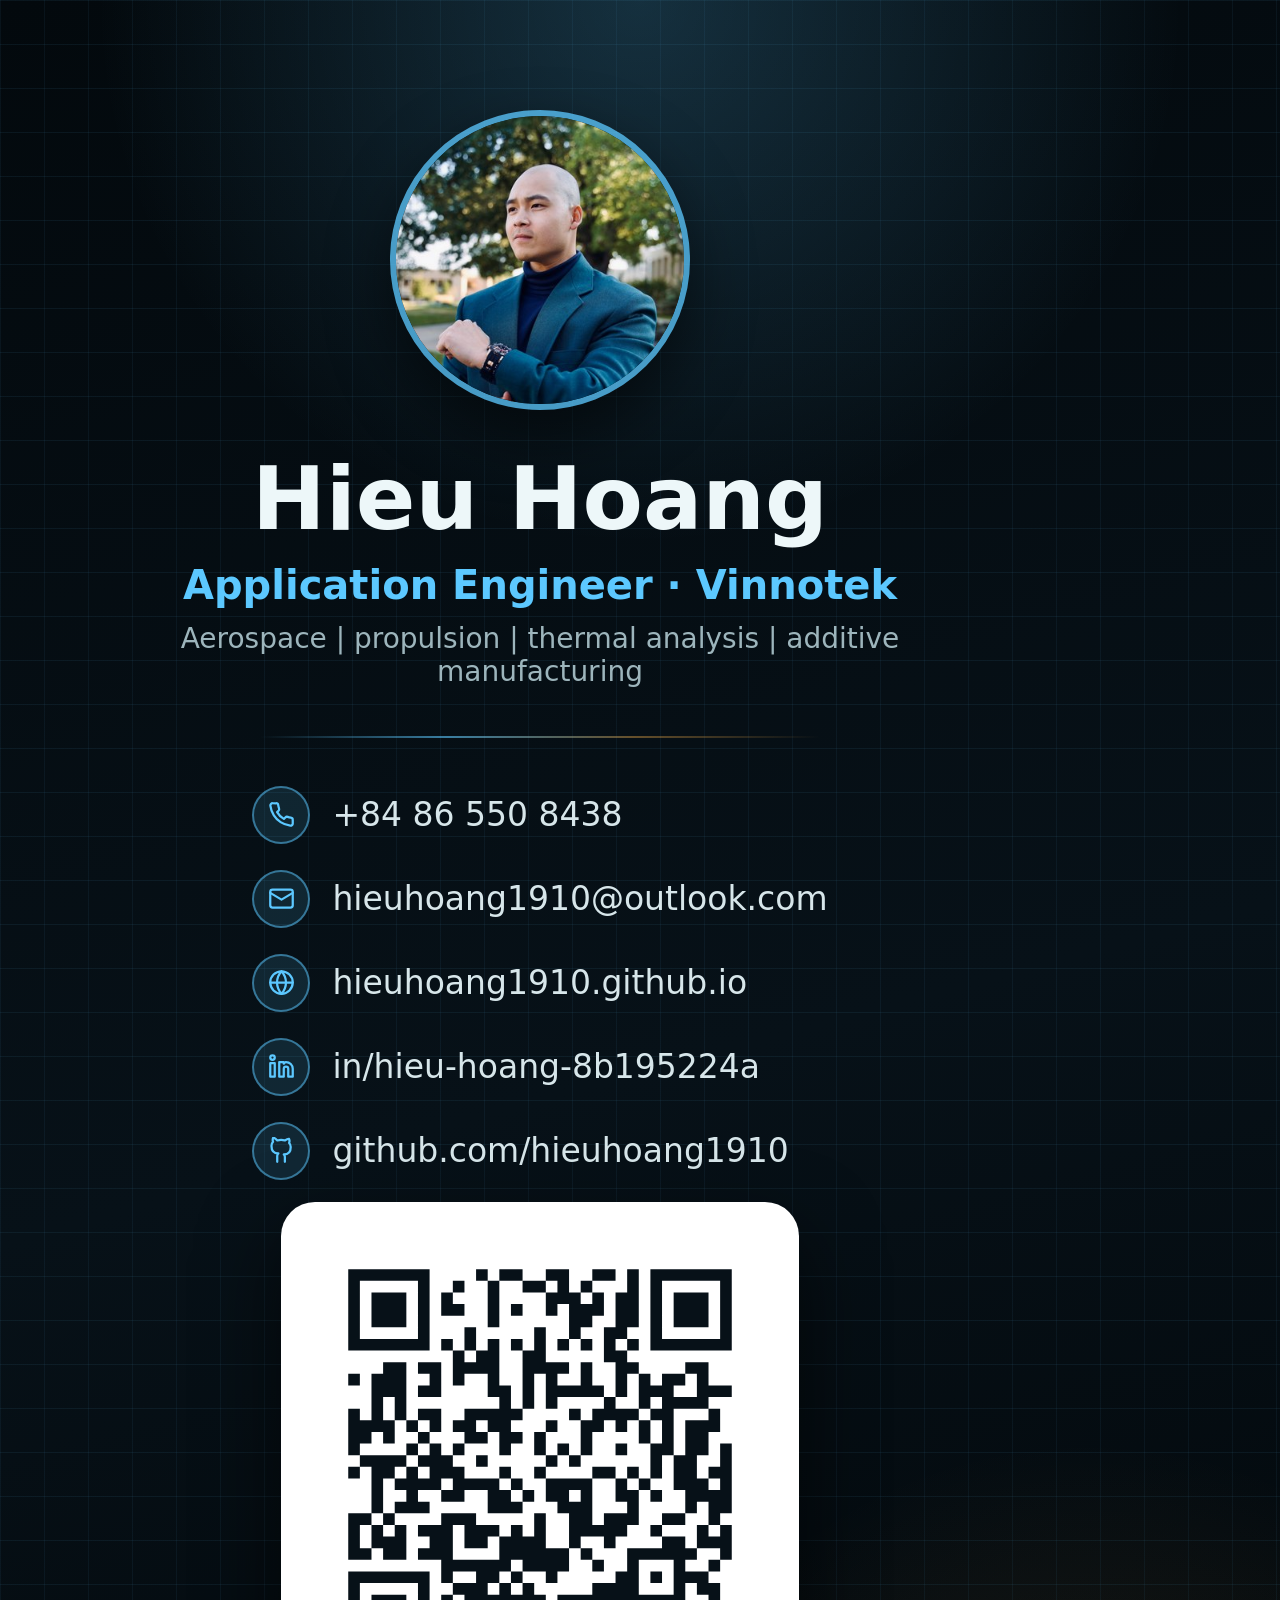
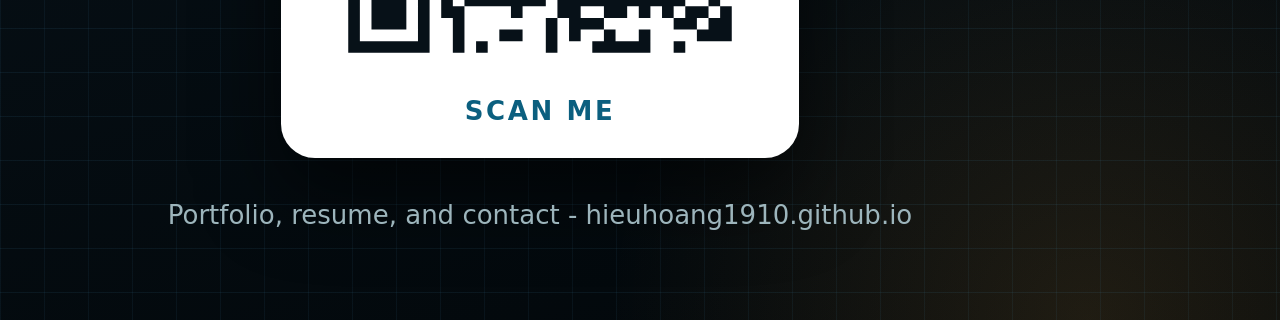
<file: tools/card-image-vertical.html>
<!doctype html>
<html lang="en">
  <head>
    <meta charset="utf-8" />
    <title>Hieu Hoang Vertical Card Image Source</title>
    <style>
      * {
        box-sizing: border-box;
        margin: 0;
      }

      body {
        width: 1080px;
        height: 1920px;
        overflow: hidden;
        display: flex;
        flex-direction: column;
        align-items: center;
        padding: 110px 90px 90px;
        font-family: Inter, "Segoe UI", ui-sans-serif, system-ui, sans-serif;
        color: #edf7f9;
        text-align: center;
        background:
          linear-gradient(rgba(92, 200, 255, 0.07) 1px, transparent 1px),
          linear-gradient(90deg, rgba(92, 200, 255, 0.06) 1px, transparent 1px),
          radial-gradient(circle at 50% 0%, rgba(92, 200, 255, 0.2), transparent 34rem),
          radial-gradient(circle at 85% 100%, rgba(246, 177, 75, 0.12), transparent 30rem),
          linear-gradient(165deg, #03090d 0%, #071118 55%, #02070a 100%);
        background-size: 44px 44px, 44px 44px, auto, auto, auto;
      }

      .avatar {
        width: 300px;
        height: 300px;
        border-radius: 50%;
        border: 6px solid rgba(92, 200, 255, 0.75);
        object-fit: cover;
        object-position: center 30%;
        box-shadow: 0 26px 60px rgba(0, 0, 0, 0.55);
      }

      h1 {
        margin-top: 44px;
        font-size: 88px;
        line-height: 1.02;
        letter-spacing: 0;
      }

      .title {
        margin-top: 18px;
        color: #5cc8ff;
        font-size: 40px;
        font-weight: 700;
      }

      .subtitle {
        margin-top: 14px;
        color: #9db5bc;
        font-size: 28px;
      }

      .rule {
        width: 560px;
        height: 2px;
        margin: 48px 0;
        background: linear-gradient(90deg, transparent, rgba(92, 200, 255, 0.6), rgba(246, 177, 75, 0.4), transparent);
      }

      .contacts {
        display: grid;
        gap: 26px;
        list-style: none;
        padding: 0;
        text-align: left;
      }

      .contacts li {
        display: flex;
        align-items: center;
        gap: 22px;
        color: #d7e6ea;
        font-size: 33px;
        white-space: nowrap;
      }

      .ic {
        display: inline-grid;
        place-items: center;
        flex: 0 0 auto;
        width: 58px;
        height: 58px;
        border-radius: 50%;
        border: 2px solid rgba(92, 200, 255, 0.5);
        background: rgba(92, 200, 255, 0.12);
        color: #5cc8ff;
      }

      .ic svg {
        width: 27px;
        height: 27px;
      }

      .qr-panel {
        margin-top: auto;
        padding: 44px 44px 32px;
        border-radius: 34px;
        background: #ffffff;
        color: #0b2532;
        box-shadow: 0 34px 80px rgba(0, 0, 0, 0.6);
      }

      .qr-panel img {
        display: block;
        width: 430px;
        height: 430px;
      }

      .qr-panel p {
        margin-top: 20px;
        font-size: 26px;
        font-weight: 800;
        letter-spacing: 0.1em;
        text-transform: uppercase;
        color: #0b5f7f;
      }

      .foot {
        margin-top: 42px;
        color: #9db5bc;
        font-size: 26px;
      }
    </style>
  </head>
  <body>
    <img class="avatar" src="../assets/images/profile/hieu-profile-avatar.jpg" alt="" />
    <h1>Hieu Hoang</h1>
    <p class="title">Application Engineer · Vinnotek</p>
    <p class="subtitle">Aerospace | propulsion | thermal analysis | additive manufacturing</p>

    <div class="rule"></div>

    <ul class="contacts">
      <li>
        <span class="ic"><svg viewBox="0 0 24 24" fill="none" stroke="currentColor" stroke-width="2" stroke-linecap="round" stroke-linejoin="round"><path d="M22 16.9v3a2 2 0 0 1-2.2 2 19.8 19.8 0 0 1-8.6-3.1 19.5 19.5 0 0 1-6-6A19.8 19.8 0 0 1 2.1 4.2 2 2 0 0 1 4.1 2h3a2 2 0 0 1 2 1.7c.13.96.36 1.9.7 2.8a2 2 0 0 1-.45 2.1L8.1 9.9a16 16 0 0 0 6 6l1.3-1.3a2 2 0 0 1 2.1-.45c.9.34 1.84.57 2.8.7A2 2 0 0 1 22 16.9z"/></svg></span>
        +84 86 550 8438
      </li>
      <li>
        <span class="ic"><svg viewBox="0 0 24 24" fill="none" stroke="currentColor" stroke-width="2" stroke-linecap="round" stroke-linejoin="round"><rect x="2" y="4" width="20" height="16" rx="2"/><path d="m2 7 10 6 10-6"/></svg></span>
        hieuhoang1910@outlook.com
      </li>
      <li>
        <span class="ic"><svg viewBox="0 0 24 24" fill="none" stroke="currentColor" stroke-width="2" stroke-linecap="round" stroke-linejoin="round"><circle cx="12" cy="12" r="10"/><path d="M2 12h20"/><path d="M12 2a15.3 15.3 0 0 1 4 10 15.3 15.3 0 0 1-4 10 15.3 15.3 0 0 1-4-10 15.3 15.3 0 0 1 4-10z"/></svg></span>
        hieuhoang1910.github.io
      </li>
      <li>
        <span class="ic"><svg viewBox="0 0 24 24" fill="none" stroke="currentColor" stroke-width="2" stroke-linecap="round" stroke-linejoin="round"><path d="M16 8a6 6 0 0 1 6 6v7h-4v-7a2 2 0 0 0-4 0v7h-4V8h4v1.5A6 6 0 0 1 16 8z"/><rect x="2" y="9" width="4" height="12"/><circle cx="4" cy="4" r="2"/></svg></span>
        in/hieu-hoang-8b195224a
      </li>
      <li>
        <span class="ic"><svg viewBox="0 0 24 24" fill="none" stroke="currentColor" stroke-width="2" stroke-linecap="round" stroke-linejoin="round"><path d="M15 22v-3.9a3.4 3.4 0 0 0-.9-2.6c3 0 6.1-1.5 6.1-6.6a5.1 5.1 0 0 0-1.4-3.6 4.7 4.7 0 0 0-.1-3.6s-1.1-.3-3.7 1.4a12.8 12.8 0 0 0-6.7 0C5.7.4 4.6.7 4.6.7a4.7 4.7 0 0 0-.1 3.6A5.1 5.1 0 0 0 3.1 8c0 5.1 3.1 6.6 6.1 6.6a3.4 3.4 0 0 0-1 2.6V22"/></svg></span>
        github.com/hieuhoang1910
      </li>
    </ul>

    <div class="qr-panel">
      <img src="../assets/qr/qr-portfolio.svg" alt="" />
      <p>Scan me</p>
    </div>

    <p class="foot">Portfolio, resume, and contact - hieuhoang1910.github.io</p>
  </body>
</html>
</file>
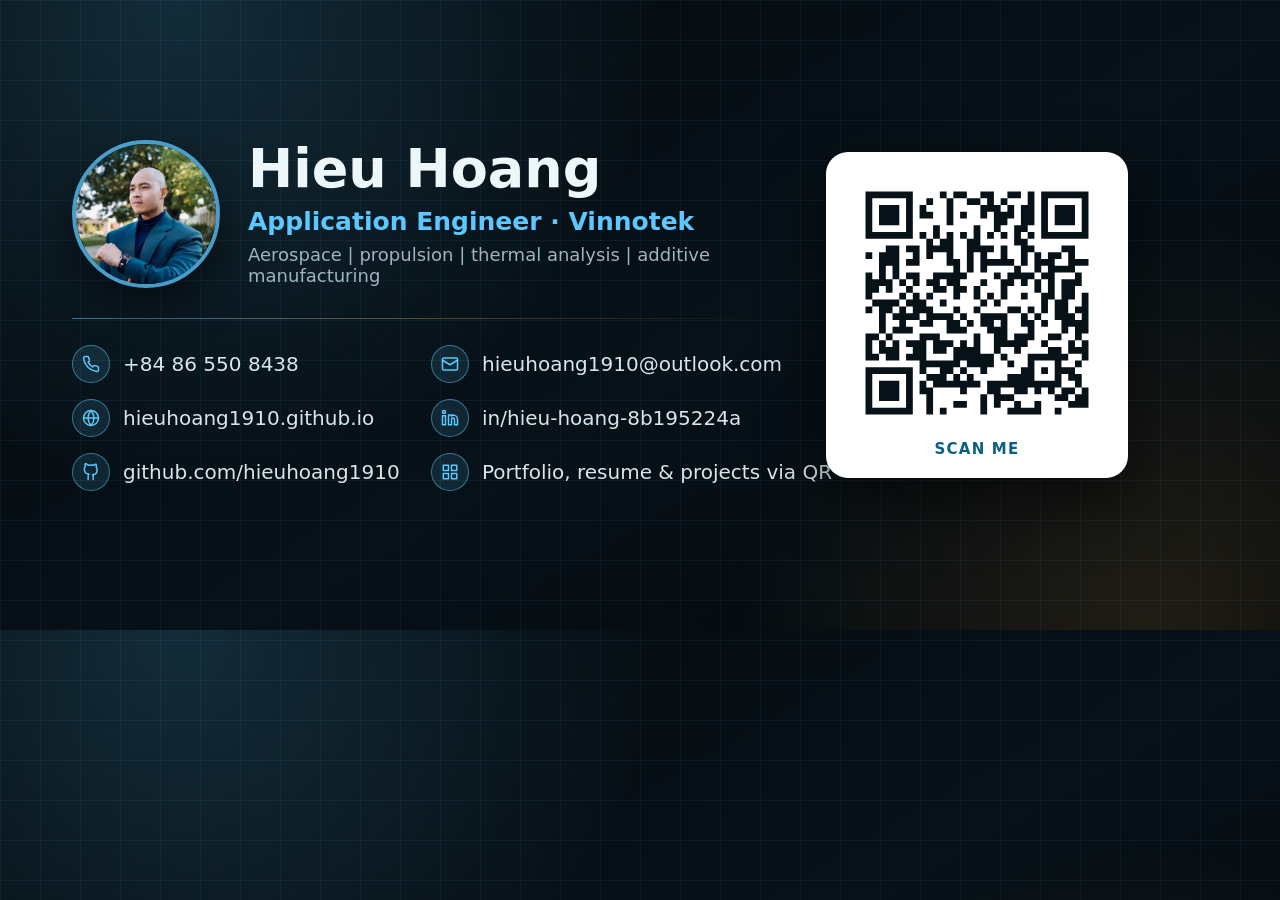
<file: tools/card-image.html>
<!doctype html>
<html lang="en">
  <head>
    <meta charset="utf-8" />
    <title>Hieu Hoang Card Image Source</title>
    <style>
      * {
        box-sizing: border-box;
        margin: 0;
      }

      body {
        width: 1200px;
        height: 630px;
        overflow: hidden;
        font-family: Inter, "Segoe UI", ui-sans-serif, system-ui, sans-serif;
        color: #edf7f9;
        background:
          linear-gradient(rgba(92, 200, 255, 0.07) 1px, transparent 1px),
          linear-gradient(90deg, rgba(92, 200, 255, 0.06) 1px, transparent 1px),
          radial-gradient(circle at 14% 0%, rgba(92, 200, 255, 0.18), transparent 30rem),
          radial-gradient(circle at 90% 100%, rgba(246, 177, 75, 0.12), transparent 26rem),
          linear-gradient(150deg, #03090d 0%, #071118 55%, #02070a 100%);
        background-size: 40px 40px, 40px 40px, auto, auto, auto;
      }

      .wrap {
        display: flex;
        align-items: center;
        gap: 64px;
        height: 100%;
        padding: 60px 72px;
      }

      .identity {
        flex: 1;
        min-width: 0;
      }

      .id-head {
        display: flex;
        align-items: center;
        gap: 28px;
        margin-bottom: 30px;
      }

      .avatar {
        width: 148px;
        height: 148px;
        border-radius: 50%;
        border: 4px solid rgba(92, 200, 255, 0.75);
        object-fit: cover;
        object-position: center 30%;
        box-shadow: 0 18px 40px rgba(0, 0, 0, 0.5);
      }

      h1 {
        font-size: 54px;
        line-height: 1.05;
        letter-spacing: 0;
      }

      .title {
        margin-top: 10px;
        color: #5cc8ff;
        font-size: 25px;
        font-weight: 700;
      }

      .subtitle {
        margin-top: 8px;
        color: #9db5bc;
        font-size: 18px;
      }

      .rule {
        height: 1px;
        margin: 26px 0;
        background: linear-gradient(90deg, rgba(92, 200, 255, 0.55), rgba(246, 177, 75, 0.35), transparent);
      }

      .contacts {
        display: grid;
        grid-template-columns: repeat(2, minmax(0, 1fr));
        gap: 16px 28px;
        list-style: none;
        padding: 0;
      }

      .contacts li {
        display: flex;
        align-items: center;
        gap: 13px;
        color: #d7e6ea;
        font-size: 20px;
        white-space: nowrap;
      }

      .ic {
        display: inline-grid;
        place-items: center;
        flex: 0 0 auto;
        width: 38px;
        height: 38px;
        border-radius: 50%;
        border: 1px solid rgba(92, 200, 255, 0.5);
        background: rgba(92, 200, 255, 0.12);
        color: #5cc8ff;
      }

      .ic svg {
        width: 18px;
        height: 18px;
      }

      .qr-panel {
        flex: 0 0 auto;
        padding: 26px 26px 20px;
        border-radius: 22px;
        background: #ffffff;
        color: #0b2532;
        text-align: center;
        box-shadow: 0 26px 60px rgba(0, 0, 0, 0.55);
      }

      .qr-panel img {
        display: block;
        width: 250px;
        height: 250px;
      }

      .qr-panel p {
        margin-top: 12px;
        font-size: 15px;
        font-weight: 800;
        letter-spacing: 0.08em;
        text-transform: uppercase;
        color: #0b5f7f;
      }
    </style>
  </head>
  <body>
    <div class="wrap">
      <div class="identity">
        <div class="id-head">
          <img class="avatar" src="../assets/images/profile/hieu-profile-avatar.jpg" alt="" />
          <div>
            <h1>Hieu Hoang</h1>
            <p class="title">Application Engineer · Vinnotek</p>
            <p class="subtitle">Aerospace | propulsion | thermal analysis | additive manufacturing</p>
          </div>
        </div>
        <div class="rule"></div>
        <ul class="contacts">
          <li>
            <span class="ic"><svg viewBox="0 0 24 24" fill="none" stroke="currentColor" stroke-width="2" stroke-linecap="round" stroke-linejoin="round"><path d="M22 16.9v3a2 2 0 0 1-2.2 2 19.8 19.8 0 0 1-8.6-3.1 19.5 19.5 0 0 1-6-6A19.8 19.8 0 0 1 2.1 4.2 2 2 0 0 1 4.1 2h3a2 2 0 0 1 2 1.7c.13.96.36 1.9.7 2.8a2 2 0 0 1-.45 2.1L8.1 9.9a16 16 0 0 0 6 6l1.3-1.3a2 2 0 0 1 2.1-.45c.9.34 1.84.57 2.8.7A2 2 0 0 1 22 16.9z"/></svg></span>
            +84 86 550 8438
          </li>
          <li>
            <span class="ic"><svg viewBox="0 0 24 24" fill="none" stroke="currentColor" stroke-width="2" stroke-linecap="round" stroke-linejoin="round"><rect x="2" y="4" width="20" height="16" rx="2"/><path d="m2 7 10 6 10-6"/></svg></span>
            hieuhoang1910@outlook.com
          </li>
          <li>
            <span class="ic"><svg viewBox="0 0 24 24" fill="none" stroke="currentColor" stroke-width="2" stroke-linecap="round" stroke-linejoin="round"><circle cx="12" cy="12" r="10"/><path d="M2 12h20"/><path d="M12 2a15.3 15.3 0 0 1 4 10 15.3 15.3 0 0 1-4 10 15.3 15.3 0 0 1-4-10 15.3 15.3 0 0 1 4-10z"/></svg></span>
            hieuhoang1910.github.io
          </li>
          <li>
            <span class="ic"><svg viewBox="0 0 24 24" fill="none" stroke="currentColor" stroke-width="2" stroke-linecap="round" stroke-linejoin="round"><path d="M16 8a6 6 0 0 1 6 6v7h-4v-7a2 2 0 0 0-4 0v7h-4V8h4v1.5A6 6 0 0 1 16 8z"/><rect x="2" y="9" width="4" height="12"/><circle cx="4" cy="4" r="2"/></svg></span>
            in/hieu-hoang-8b195224a
          </li>
          <li>
            <span class="ic"><svg viewBox="0 0 24 24" fill="none" stroke="currentColor" stroke-width="2" stroke-linecap="round" stroke-linejoin="round"><path d="M15 22v-3.9a3.4 3.4 0 0 0-.9-2.6c3 0 6.1-1.5 6.1-6.6a5.1 5.1 0 0 0-1.4-3.6 4.7 4.7 0 0 0-.1-3.6s-1.1-.3-3.7 1.4a12.8 12.8 0 0 0-6.7 0C5.7.4 4.6.7 4.6.7a4.7 4.7 0 0 0-.1 3.6A5.1 5.1 0 0 0 3.1 8c0 5.1 3.1 6.6 6.1 6.6a3.4 3.4 0 0 0-1 2.6V22"/></svg></span>
            github.com/hieuhoang1910
          </li>
          <li>
            <span class="ic"><svg viewBox="0 0 24 24" fill="none" stroke="currentColor" stroke-width="2" stroke-linecap="round" stroke-linejoin="round"><path d="M3 3h7v7H3zM14 3h7v7h-7zM3 14h7v7H3zM14 14h7v7h-7z"/></svg></span>
            Portfolio, resume &amp; projects via QR
          </li>
        </ul>
      </div>
      <div class="qr-panel">
        <img src="../assets/qr/qr-portfolio.svg" alt="" />
        <p>Scan me</p>
      </div>
    </div>
  </body>
</html>
</file>
<file: assets/vendor/phosphor/style.css>
@font-face {
  font-family: "Phosphor";
  src:
    url("./Phosphor.woff2") format("woff2"),
    url("./Phosphor.woff") format("woff"),
    url("./Phosphor.ttf") format("truetype"),
    url("./Phosphor.svg#Phosphor") format("svg");
  font-weight: normal;
  font-style: normal;
  font-display: block;
}

.ph {
  /* use !important to prevent issues with browser extensions that change fonts */
  font-family: "Phosphor" !important;
  speak: never;
  font-style: normal;
  font-weight: normal;
  font-variant: normal;
  text-transform: none;
  line-height: 1;

  /* Enable Ligatures ================ */
  letter-spacing: 0;
  -webkit-font-feature-settings: "liga";
  -moz-font-feature-settings: "liga=1";
  -moz-font-feature-settings: "liga";
  -ms-font-feature-settings: "liga" 1;
  font-feature-settings: "liga";
  -webkit-font-variant-ligatures: discretionary-ligatures;
  font-variant-ligatures: discretionary-ligatures;

  /* Better Font Rendering =========== */
  -webkit-font-smoothing: antialiased;
  -moz-osx-font-smoothing: grayscale;
}

.ph.ph-acorn:before {
  content: "\eb9a";
}
.ph.ph-address-book:before {
  content: "\e6f8";
}
.ph.ph-address-book-tabs:before {
  content: "\ee4e";
}
.ph.ph-air-traffic-control:before {
  content: "\ecd8";
}
.ph.ph-airplane:before {
  content: "\e002";
}
.ph.ph-airplane-in-flight:before {
  content: "\e4fe";
}
.ph.ph-airplane-landing:before {
  content: "\e502";
}
.ph.ph-airplane-takeoff:before {
  content: "\e504";
}
.ph.ph-airplane-taxiing:before {
  content: "\e500";
}
.ph.ph-airplane-tilt:before {
  content: "\e5d6";
}
.ph.ph-airplay:before {
  content: "\e004";
}
.ph.ph-alarm:before {
  content: "\e006";
}
.ph.ph-alien:before {
  content: "\e8a6";
}
.ph.ph-align-bottom:before {
  content: "\e506";
}
.ph.ph-align-bottom-simple:before {
  content: "\eb0c";
}
.ph.ph-align-center-horizontal:before {
  content: "\e50a";
}
.ph.ph-align-center-horizontal-simple:before {
  content: "\eb0e";
}
.ph.ph-align-center-vertical:before {
  content: "\e50c";
}
.ph.ph-align-center-vertical-simple:before {
  content: "\eb10";
}
.ph.ph-align-left:before {
  content: "\e50e";
}
.ph.ph-align-left-simple:before {
  content: "\eaee";
}
.ph.ph-align-right:before {
  content: "\e510";
}
.ph.ph-align-right-simple:before {
  content: "\eb12";
}
.ph.ph-align-top:before {
  content: "\e512";
}
.ph.ph-align-top-simple:before {
  content: "\eb14";
}
.ph.ph-amazon-logo:before {
  content: "\e96c";
}
.ph.ph-ambulance:before {
  content: "\e572";
}
.ph.ph-anchor:before {
  content: "\e514";
}
.ph.ph-anchor-simple:before {
  content: "\e5d8";
}
.ph.ph-android-logo:before {
  content: "\e008";
}
.ph.ph-angle:before {
  content: "\e7bc";
}
.ph.ph-angular-logo:before {
  content: "\eb80";
}
.ph.ph-aperture:before {
  content: "\e00a";
}
.ph.ph-app-store-logo:before {
  content: "\e974";
}
.ph.ph-app-window:before {
  content: "\e5da";
}
.ph.ph-apple-logo:before {
  content: "\e516";
}
.ph.ph-apple-podcasts-logo:before {
  content: "\eb96";
}
.ph.ph-approximate-equals:before {
  content: "\edaa";
}
.ph.ph-archive:before {
  content: "\e00c";
}
.ph.ph-armchair:before {
  content: "\e012";
}
.ph.ph-arrow-arc-left:before {
  content: "\e014";
}
.ph.ph-arrow-arc-right:before {
  content: "\e016";
}
.ph.ph-arrow-bend-double-up-left:before {
  content: "\e03a";
}
.ph.ph-arrow-bend-double-up-right:before {
  content: "\e03c";
}
.ph.ph-arrow-bend-down-left:before {
  content: "\e018";
}
.ph.ph-arrow-bend-down-right:before {
  content: "\e01a";
}
.ph.ph-arrow-bend-left-down:before {
  content: "\e01c";
}
.ph.ph-arrow-bend-left-up:before {
  content: "\e01e";
}
.ph.ph-arrow-bend-right-down:before {
  content: "\e020";
}
.ph.ph-arrow-bend-right-up:before {
  content: "\e022";
}
.ph.ph-arrow-bend-up-left:before {
  content: "\e024";
}
.ph.ph-arrow-bend-up-right:before {
  content: "\e026";
}
.ph.ph-arrow-circle-down:before {
  content: "\e028";
}
.ph.ph-arrow-circle-down-left:before {
  content: "\e02a";
}
.ph.ph-arrow-circle-down-right:before {
  content: "\e02c";
}
.ph.ph-arrow-circle-left:before {
  content: "\e05a";
}
.ph.ph-arrow-circle-right:before {
  content: "\e02e";
}
.ph.ph-arrow-circle-up:before {
  content: "\e030";
}
.ph.ph-arrow-circle-up-left:before {
  content: "\e032";
}
.ph.ph-arrow-circle-up-right:before {
  content: "\e034";
}
.ph.ph-arrow-clockwise:before {
  content: "\e036";
}
.ph.ph-arrow-counter-clockwise:before {
  content: "\e038";
}
.ph.ph-arrow-down:before {
  content: "\e03e";
}
.ph.ph-arrow-down-left:before {
  content: "\e040";
}
.ph.ph-arrow-down-right:before {
  content: "\e042";
}
.ph.ph-arrow-elbow-down-left:before {
  content: "\e044";
}
.ph.ph-arrow-elbow-down-right:before {
  content: "\e046";
}
.ph.ph-arrow-elbow-left:before {
  content: "\e048";
}
.ph.ph-arrow-elbow-left-down:before {
  content: "\e04a";
}
.ph.ph-arrow-elbow-left-up:before {
  content: "\e04c";
}
.ph.ph-arrow-elbow-right:before {
  content: "\e04e";
}
.ph.ph-arrow-elbow-right-down:before {
  content: "\e050";
}
.ph.ph-arrow-elbow-right-up:before {
  content: "\e052";
}
.ph.ph-arrow-elbow-up-left:before {
  content: "\e054";
}
.ph.ph-arrow-elbow-up-right:before {
  content: "\e056";
}
.ph.ph-arrow-fat-down:before {
  content: "\e518";
}
.ph.ph-arrow-fat-left:before {
  content: "\e51a";
}
.ph.ph-arrow-fat-line-down:before {
  content: "\e51c";
}
.ph.ph-arrow-fat-line-left:before {
  content: "\e51e";
}
.ph.ph-arrow-fat-line-right:before {
  content: "\e520";
}
.ph.ph-arrow-fat-line-up:before {
  content: "\e522";
}
.ph.ph-arrow-fat-lines-down:before {
  content: "\e524";
}
.ph.ph-arrow-fat-lines-left:before {
  content: "\e526";
}
.ph.ph-arrow-fat-lines-right:before {
  content: "\e528";
}
.ph.ph-arrow-fat-lines-up:before {
  content: "\e52a";
}
.ph.ph-arrow-fat-right:before {
  content: "\e52c";
}
.ph.ph-arrow-fat-up:before {
  content: "\e52e";
}
.ph.ph-arrow-left:before {
  content: "\e058";
}
.ph.ph-arrow-line-down:before {
  content: "\e05c";
}
.ph.ph-arrow-line-down-left:before {
  content: "\e05e";
}
.ph.ph-arrow-line-down-right:before {
  content: "\e060";
}
.ph.ph-arrow-line-left:before {
  content: "\e062";
}
.ph.ph-arrow-line-right:before {
  content: "\e064";
}
.ph.ph-arrow-line-up:before {
  content: "\e066";
}
.ph.ph-arrow-line-up-left:before {
  content: "\e068";
}
.ph.ph-arrow-line-up-right:before {
  content: "\e06a";
}
.ph.ph-arrow-right:before {
  content: "\e06c";
}
.ph.ph-arrow-square-down:before {
  content: "\e06e";
}
.ph.ph-arrow-square-down-left:before {
  content: "\e070";
}
.ph.ph-arrow-square-down-right:before {
  content: "\e072";
}
.ph.ph-arrow-square-in:before {
  content: "\e5dc";
}
.ph.ph-arrow-square-left:before {
  content: "\e074";
}
.ph.ph-arrow-square-out:before {
  content: "\e5de";
}
.ph.ph-arrow-square-right:before {
  content: "\e076";
}
.ph.ph-arrow-square-up:before {
  content: "\e078";
}
.ph.ph-arrow-square-up-left:before {
  content: "\e07a";
}
.ph.ph-arrow-square-up-right:before {
  content: "\e07c";
}
.ph.ph-arrow-u-down-left:before {
  content: "\e07e";
}
.ph.ph-arrow-u-down-right:before {
  content: "\e080";
}
.ph.ph-arrow-u-left-down:before {
  content: "\e082";
}
.ph.ph-arrow-u-left-up:before {
  content: "\e084";
}
.ph.ph-arrow-u-right-down:before {
  content: "\e086";
}
.ph.ph-arrow-u-right-up:before {
  content: "\e088";
}
.ph.ph-arrow-u-up-left:before {
  content: "\e08a";
}
.ph.ph-arrow-u-up-right:before {
  content: "\e08c";
}
.ph.ph-arrow-up:before {
  content: "\e08e";
}
.ph.ph-arrow-up-left:before {
  content: "\e090";
}
.ph.ph-arrow-up-right:before {
  content: "\e092";
}
.ph.ph-arrows-clockwise:before {
  content: "\e094";
}
.ph.ph-arrows-counter-clockwise:before {
  content: "\e096";
}
.ph.ph-arrows-down-up:before {
  content: "\e098";
}
.ph.ph-arrows-horizontal:before {
  content: "\eb06";
}
.ph.ph-arrows-in:before {
  content: "\e09a";
}
.ph.ph-arrows-in-cardinal:before {
  content: "\e09c";
}
.ph.ph-arrows-in-line-horizontal:before {
  content: "\e530";
}
.ph.ph-arrows-in-line-vertical:before {
  content: "\e532";
}
.ph.ph-arrows-in-simple:before {
  content: "\e09e";
}
.ph.ph-arrows-left-right:before {
  content: "\e0a0";
}
.ph.ph-arrows-merge:before {
  content: "\ed3e";
}
.ph.ph-arrows-out:before {
  content: "\e0a2";
}
.ph.ph-arrows-out-cardinal:before {
  content: "\e0a4";
}
.ph.ph-arrows-out-line-horizontal:before {
  content: "\e534";
}
.ph.ph-arrows-out-line-vertical:before {
  content: "\e536";
}
.ph.ph-arrows-out-simple:before {
  content: "\e0a6";
}
.ph.ph-arrows-split:before {
  content: "\ed3c";
}
.ph.ph-arrows-vertical:before {
  content: "\eb04";
}
.ph.ph-article:before {
  content: "\e0a8";
}
.ph.ph-article-medium:before {
  content: "\e5e0";
}
.ph.ph-article-ny-times:before {
  content: "\e5e2";
}
.ph.ph-asclepius:before {
  content: "\ee34";
}
.ph.ph-caduceus:before {
  content: "\ee34";
}
.ph.ph-asterisk:before {
  content: "\e0aa";
}
.ph.ph-asterisk-simple:before {
  content: "\e832";
}
.ph.ph-at:before {
  content: "\e0ac";
}
.ph.ph-atom:before {
  content: "\e5e4";
}
.ph.ph-avocado:before {
  content: "\ee04";
}
.ph.ph-axe:before {
  content: "\e9fc";
}
.ph.ph-baby:before {
  content: "\e774";
}
.ph.ph-baby-carriage:before {
  content: "\e818";
}
.ph.ph-backpack:before {
  content: "\e922";
}
.ph.ph-backspace:before {
  content: "\e0ae";
}
.ph.ph-bag:before {
  content: "\e0b0";
}
.ph.ph-bag-simple:before {
  content: "\e5e6";
}
.ph.ph-balloon:before {
  content: "\e76c";
}
.ph.ph-bandaids:before {
  content: "\e0b2";
}
.ph.ph-bank:before {
  content: "\e0b4";
}
.ph.ph-barbell:before {
  content: "\e0b6";
}
.ph.ph-barcode:before {
  content: "\e0b8";
}
.ph.ph-barn:before {
  content: "\ec72";
}
.ph.ph-barricade:before {
  content: "\e948";
}
.ph.ph-baseball:before {
  content: "\e71a";
}
.ph.ph-baseball-cap:before {
  content: "\ea28";
}
.ph.ph-baseball-helmet:before {
  content: "\ee4a";
}
.ph.ph-basket:before {
  content: "\e964";
}
.ph.ph-basketball:before {
  content: "\e724";
}
.ph.ph-bathtub:before {
  content: "\e81e";
}
.ph.ph-battery-charging:before {
  content: "\e0ba";
}
.ph.ph-battery-charging-vertical:before {
  content: "\e0bc";
}
.ph.ph-battery-empty:before {
  content: "\e0be";
}
.ph.ph-battery-full:before {
  content: "\e0c0";
}
.ph.ph-battery-high:before {
  content: "\e0c2";
}
.ph.ph-battery-low:before {
  content: "\e0c4";
}
.ph.ph-battery-medium:before {
  content: "\e0c6";
}
.ph.ph-battery-plus:before {
  content: "\e808";
}
.ph.ph-battery-plus-vertical:before {
  content: "\ec50";
}
.ph.ph-battery-vertical-empty:before {
  content: "\e7c6";
}
.ph.ph-battery-vertical-full:before {
  content: "\e7c4";
}
.ph.ph-battery-vertical-high:before {
  content: "\e7c2";
}
.ph.ph-battery-vertical-low:before {
  content: "\e7be";
}
.ph.ph-battery-vertical-medium:before {
  content: "\e7c0";
}
.ph.ph-battery-warning:before {
  content: "\e0c8";
}
.ph.ph-battery-warning-vertical:before {
  content: "\e0ca";
}
.ph.ph-beach-ball:before {
  content: "\ed24";
}
.ph.ph-beanie:before {
  content: "\ea2a";
}
.ph.ph-bed:before {
  content: "\e0cc";
}
.ph.ph-beer-bottle:before {
  content: "\e7b0";
}
.ph.ph-beer-stein:before {
  content: "\eb62";
}
.ph.ph-behance-logo:before {
  content: "\e7f4";
}
.ph.ph-bell:before {
  content: "\e0ce";
}
.ph.ph-bell-ringing:before {
  content: "\e5e8";
}
.ph.ph-bell-simple:before {
  content: "\e0d0";
}
.ph.ph-bell-simple-ringing:before {
  content: "\e5ea";
}
.ph.ph-bell-simple-slash:before {
  content: "\e0d2";
}
.ph.ph-bell-simple-z:before {
  content: "\e5ec";
}
.ph.ph-bell-slash:before {
  content: "\e0d4";
}
.ph.ph-bell-z:before {
  content: "\e5ee";
}
.ph.ph-belt:before {
  content: "\ea2c";
}
.ph.ph-bezier-curve:before {
  content: "\eb00";
}
.ph.ph-bicycle:before {
  content: "\e0d6";
}
.ph.ph-binary:before {
  content: "\ee60";
}
.ph.ph-binoculars:before {
  content: "\ea64";
}
.ph.ph-biohazard:before {
  content: "\e9e0";
}
.ph.ph-bird:before {
  content: "\e72c";
}
.ph.ph-blueprint:before {
  content: "\eda0";
}
.ph.ph-bluetooth:before {
  content: "\e0da";
}
.ph.ph-bluetooth-connected:before {
  content: "\e0dc";
}
.ph.ph-bluetooth-slash:before {
  content: "\e0de";
}
.ph.ph-bluetooth-x:before {
  content: "\e0e0";
}
.ph.ph-boat:before {
  content: "\e786";
}
.ph.ph-bomb:before {
  content: "\ee0a";
}
.ph.ph-bone:before {
  content: "\e7f2";
}
.ph.ph-book:before {
  content: "\e0e2";
}
.ph.ph-book-bookmark:before {
  content: "\e0e4";
}
.ph.ph-book-open:before {
  content: "\e0e6";
}
.ph.ph-book-open-text:before {
  content: "\e8f2";
}
.ph.ph-book-open-user:before {
  content: "\ede0";
}
.ph.ph-bookmark:before {
  content: "\e0e8";
}
.ph.ph-bookmark-simple:before {
  content: "\e0ea";
}
.ph.ph-bookmarks:before {
  content: "\e0ec";
}
.ph.ph-bookmarks-simple:before {
  content: "\e5f0";
}
.ph.ph-books:before {
  content: "\e758";
}
.ph.ph-boot:before {
  content: "\ecca";
}
.ph.ph-boules:before {
  content: "\e722";
}
.ph.ph-bounding-box:before {
  content: "\e6ce";
}
.ph.ph-bowl-food:before {
  content: "\eaa4";
}
.ph.ph-bowl-steam:before {
  content: "\e8e4";
}
.ph.ph-bowling-ball:before {
  content: "\ea34";
}
.ph.ph-box-arrow-down:before {
  content: "\e00e";
}
.ph.ph-archive-box:before {
  content: "\e00e";
}
.ph.ph-box-arrow-up:before {
  content: "\ee54";
}
.ph.ph-boxing-glove:before {
  content: "\ea36";
}
.ph.ph-brackets-angle:before {
  content: "\e862";
}
.ph.ph-brackets-curly:before {
  content: "\e860";
}
.ph.ph-brackets-round:before {
  content: "\e864";
}
.ph.ph-brackets-square:before {
  content: "\e85e";
}
.ph.ph-brain:before {
  content: "\e74e";
}
.ph.ph-brandy:before {
  content: "\e6b4";
}
.ph.ph-bread:before {
  content: "\e81c";
}
.ph.ph-bridge:before {
  content: "\ea68";
}
.ph.ph-briefcase:before {
  content: "\e0ee";
}
.ph.ph-briefcase-metal:before {
  content: "\e5f2";
}
.ph.ph-broadcast:before {
  content: "\e0f2";
}
.ph.ph-broom:before {
  content: "\ec54";
}
.ph.ph-browser:before {
  content: "\e0f4";
}
.ph.ph-browsers:before {
  content: "\e0f6";
}
.ph.ph-bug:before {
  content: "\e5f4";
}
.ph.ph-bug-beetle:before {
  content: "\e5f6";
}
.ph.ph-bug-droid:before {
  content: "\e5f8";
}
.ph.ph-building:before {
  content: "\e100";
}
.ph.ph-building-apartment:before {
  content: "\e0fe";
}
.ph.ph-building-office:before {
  content: "\e0ff";
}
.ph.ph-buildings:before {
  content: "\e102";
}
.ph.ph-bulldozer:before {
  content: "\ec6c";
}
.ph.ph-bus:before {
  content: "\e106";
}
.ph.ph-butterfly:before {
  content: "\ea6e";
}
.ph.ph-cable-car:before {
  content: "\e49c";
}
.ph.ph-cactus:before {
  content: "\e918";
}
.ph.ph-cake:before {
  content: "\e780";
}
.ph.ph-calculator:before {
  content: "\e538";
}
.ph.ph-calendar:before {
  content: "\e108";
}
.ph.ph-calendar-blank:before {
  content: "\e10a";
}
.ph.ph-calendar-check:before {
  content: "\e712";
}
.ph.ph-calendar-dot:before {
  content: "\e7b2";
}
.ph.ph-calendar-dots:before {
  content: "\e7b4";
}
.ph.ph-calendar-heart:before {
  content: "\e8b0";
}
.ph.ph-calendar-minus:before {
  content: "\ea14";
}
.ph.ph-calendar-plus:before {
  content: "\e714";
}
.ph.ph-calendar-slash:before {
  content: "\ea12";
}
.ph.ph-calendar-star:before {
  content: "\e8b2";
}
.ph.ph-calendar-x:before {
  content: "\e10c";
}
.ph.ph-call-bell:before {
  content: "\e7de";
}
.ph.ph-camera:before {
  content: "\e10e";
}
.ph.ph-camera-plus:before {
  content: "\ec58";
}
.ph.ph-camera-rotate:before {
  content: "\e7a4";
}
.ph.ph-camera-slash:before {
  content: "\e110";
}
.ph.ph-campfire:before {
  content: "\e9d8";
}
.ph.ph-car:before {
  content: "\e112";
}
.ph.ph-car-battery:before {
  content: "\ee30";
}
.ph.ph-car-profile:before {
  content: "\e8cc";
}
.ph.ph-car-simple:before {
  content: "\e114";
}
.ph.ph-cardholder:before {
  content: "\e5fa";
}
.ph.ph-cards:before {
  content: "\e0f8";
}
.ph.ph-cards-three:before {
  content: "\ee50";
}
.ph.ph-caret-circle-double-down:before {
  content: "\e116";
}
.ph.ph-caret-circle-double-left:before {
  content: "\e118";
}
.ph.ph-caret-circle-double-right:before {
  content: "\e11a";
}
.ph.ph-caret-circle-double-up:before {
  content: "\e11c";
}
.ph.ph-caret-circle-down:before {
  content: "\e11e";
}
.ph.ph-caret-circle-left:before {
  content: "\e120";
}
.ph.ph-caret-circle-right:before {
  content: "\e122";
}
.ph.ph-caret-circle-up:before {
  content: "\e124";
}
.ph.ph-caret-circle-up-down:before {
  content: "\e13e";
}
.ph.ph-caret-double-down:before {
  content: "\e126";
}
.ph.ph-caret-double-left:before {
  content: "\e128";
}
.ph.ph-caret-double-right:before {
  content: "\e12a";
}
.ph.ph-caret-double-up:before {
  content: "\e12c";
}
.ph.ph-caret-down:before {
  content: "\e136";
}
.ph.ph-caret-left:before {
  content: "\e138";
}
.ph.ph-caret-line-down:before {
  content: "\e134";
}
.ph.ph-caret-line-left:before {
  content: "\e132";
}
.ph.ph-caret-line-right:before {
  content: "\e130";
}
.ph.ph-caret-line-up:before {
  content: "\e12e";
}
.ph.ph-caret-right:before {
  content: "\e13a";
}
.ph.ph-caret-up:before {
  content: "\e13c";
}
.ph.ph-caret-up-down:before {
  content: "\e140";
}
.ph.ph-carrot:before {
  content: "\ed38";
}
.ph.ph-cash-register:before {
  content: "\ed80";
}
.ph.ph-cassette-tape:before {
  content: "\ed2e";
}
.ph.ph-castle-turret:before {
  content: "\e9d0";
}
.ph.ph-cat:before {
  content: "\e748";
}
.ph.ph-cell-signal-full:before {
  content: "\e142";
}
.ph.ph-cell-signal-high:before {
  content: "\e144";
}
.ph.ph-cell-signal-low:before {
  content: "\e146";
}
.ph.ph-cell-signal-medium:before {
  content: "\e148";
}
.ph.ph-cell-signal-none:before {
  content: "\e14a";
}
.ph.ph-cell-signal-slash:before {
  content: "\e14c";
}
.ph.ph-cell-signal-x:before {
  content: "\e14e";
}
.ph.ph-cell-tower:before {
  content: "\ebaa";
}
.ph.ph-certificate:before {
  content: "\e766";
}
.ph.ph-chair:before {
  content: "\e950";
}
.ph.ph-chalkboard:before {
  content: "\e5fc";
}
.ph.ph-chalkboard-simple:before {
  content: "\e5fe";
}
.ph.ph-chalkboard-teacher:before {
  content: "\e600";
}
.ph.ph-champagne:before {
  content: "\eaca";
}
.ph.ph-charging-station:before {
  content: "\e8d0";
}
.ph.ph-chart-bar:before {
  content: "\e150";
}
.ph.ph-chart-bar-horizontal:before {
  content: "\e152";
}
.ph.ph-chart-donut:before {
  content: "\eaa6";
}
.ph.ph-chart-line:before {
  content: "\e154";
}
.ph.ph-chart-line-down:before {
  content: "\e8b6";
}
.ph.ph-chart-line-up:before {
  content: "\e156";
}
.ph.ph-chart-pie:before {
  content: "\e158";
}
.ph.ph-chart-pie-slice:before {
  content: "\e15a";
}
.ph.ph-chart-polar:before {
  content: "\eaa8";
}
.ph.ph-chart-scatter:before {
  content: "\eaac";
}
.ph.ph-chat:before {
  content: "\e15c";
}
.ph.ph-chat-centered:before {
  content: "\e160";
}
.ph.ph-chat-centered-dots:before {
  content: "\e164";
}
.ph.ph-chat-centered-slash:before {
  content: "\e162";
}
.ph.ph-chat-centered-text:before {
  content: "\e166";
}
.ph.ph-chat-circle:before {
  content: "\e168";
}
.ph.ph-chat-circle-dots:before {
  content: "\e16c";
}
.ph.ph-chat-circle-slash:before {
  content: "\e16a";
}
.ph.ph-chat-circle-text:before {
  content: "\e16e";
}
.ph.ph-chat-dots:before {
  content: "\e170";
}
.ph.ph-chat-slash:before {
  content: "\e15e";
}
.ph.ph-chat-teardrop:before {
  content: "\e172";
}
.ph.ph-chat-teardrop-dots:before {
  content: "\e176";
}
.ph.ph-chat-teardrop-slash:before {
  content: "\e174";
}
.ph.ph-chat-teardrop-text:before {
  content: "\e178";
}
.ph.ph-chat-text:before {
  content: "\e17a";
}
.ph.ph-chats:before {
  content: "\e17c";
}
.ph.ph-chats-circle:before {
  content: "\e17e";
}
.ph.ph-chats-teardrop:before {
  content: "\e180";
}
.ph.ph-check:before {
  content: "\e182";
}
.ph.ph-check-circle:before {
  content: "\e184";
}
.ph.ph-check-fat:before {
  content: "\eba6";
}
.ph.ph-check-square:before {
  content: "\e186";
}
.ph.ph-check-square-offset:before {
  content: "\e188";
}
.ph.ph-checkerboard:before {
  content: "\e8c4";
}
.ph.ph-checks:before {
  content: "\e53a";
}
.ph.ph-cheers:before {
  content: "\ea4a";
}
.ph.ph-cheese:before {
  content: "\e9fe";
}
.ph.ph-chef-hat:before {
  content: "\ed8e";
}
.ph.ph-cherries:before {
  content: "\e830";
}
.ph.ph-church:before {
  content: "\ecea";
}
.ph.ph-cigarette:before {
  content: "\ed90";
}
.ph.ph-cigarette-slash:before {
  content: "\ed92";
}
.ph.ph-circle:before {
  content: "\e18a";
}
.ph.ph-circle-dashed:before {
  content: "\e602";
}
.ph.ph-circle-half:before {
  content: "\e18c";
}
.ph.ph-circle-half-tilt:before {
  content: "\e18e";
}
.ph.ph-circle-notch:before {
  content: "\eb44";
}
.ph.ph-circles-four:before {
  content: "\e190";
}
.ph.ph-circles-three:before {
  content: "\e192";
}
.ph.ph-circles-three-plus:before {
  content: "\e194";
}
.ph.ph-circuitry:before {
  content: "\e9c2";
}
.ph.ph-city:before {
  content: "\ea6a";
}
.ph.ph-clipboard:before {
  content: "\e196";
}
.ph.ph-clipboard-text:before {
  content: "\e198";
}
.ph.ph-clock:before {
  content: "\e19a";
}
.ph.ph-clock-afternoon:before {
  content: "\e19c";
}
.ph.ph-clock-clockwise:before {
  content: "\e19e";
}
.ph.ph-clock-countdown:before {
  content: "\ed2c";
}
.ph.ph-clock-counter-clockwise:before {
  content: "\e1a0";
}
.ph.ph-clock-user:before {
  content: "\edec";
}
.ph.ph-closed-captioning:before {
  content: "\e1a4";
}
.ph.ph-cloud:before {
  content: "\e1aa";
}
.ph.ph-cloud-arrow-down:before {
  content: "\e1ac";
}
.ph.ph-cloud-arrow-up:before {
  content: "\e1ae";
}
.ph.ph-cloud-check:before {
  content: "\e1b0";
}
.ph.ph-cloud-fog:before {
  content: "\e53c";
}
.ph.ph-cloud-lightning:before {
  content: "\e1b2";
}
.ph.ph-cloud-moon:before {
  content: "\e53e";
}
.ph.ph-cloud-rain:before {
  content: "\e1b4";
}
.ph.ph-cloud-slash:before {
  content: "\e1b6";
}
.ph.ph-cloud-snow:before {
  content: "\e1b8";
}
.ph.ph-cloud-sun:before {
  content: "\e540";
}
.ph.ph-cloud-warning:before {
  content: "\ea98";
}
.ph.ph-cloud-x:before {
  content: "\ea96";
}
.ph.ph-clover:before {
  content: "\edc8";
}
.ph.ph-club:before {
  content: "\e1ba";
}
.ph.ph-coat-hanger:before {
  content: "\e7fe";
}
.ph.ph-coda-logo:before {
  content: "\e7ce";
}
.ph.ph-code:before {
  content: "\e1bc";
}
.ph.ph-code-block:before {
  content: "\eafe";
}
.ph.ph-code-simple:before {
  content: "\e1be";
}
.ph.ph-codepen-logo:before {
  content: "\e978";
}
.ph.ph-codesandbox-logo:before {
  content: "\ea06";
}
.ph.ph-coffee:before {
  content: "\e1c2";
}
.ph.ph-coffee-bean:before {
  content: "\e1c0";
}
.ph.ph-coin:before {
  content: "\e60e";
}
.ph.ph-coin-vertical:before {
  content: "\eb48";
}
.ph.ph-coins:before {
  content: "\e78e";
}
.ph.ph-columns:before {
  content: "\e546";
}
.ph.ph-columns-plus-left:before {
  content: "\e544";
}
.ph.ph-columns-plus-right:before {
  content: "\e542";
}
.ph.ph-command:before {
  content: "\e1c4";
}
.ph.ph-compass:before {
  content: "\e1c8";
}
.ph.ph-compass-rose:before {
  content: "\e1c6";
}
.ph.ph-compass-tool:before {
  content: "\ea0e";
}
.ph.ph-computer-tower:before {
  content: "\e548";
}
.ph.ph-confetti:before {
  content: "\e81a";
}
.ph.ph-contactless-payment:before {
  content: "\ed42";
}
.ph.ph-control:before {
  content: "\eca6";
}
.ph.ph-cookie:before {
  content: "\e6ca";
}
.ph.ph-cooking-pot:before {
  content: "\e764";
}
.ph.ph-copy:before {
  content: "\e1ca";
}
.ph.ph-copy-simple:before {
  content: "\e1cc";
}
.ph.ph-copyleft:before {
  content: "\e86a";
}
.ph.ph-copyright:before {
  content: "\e54a";
}
.ph.ph-corners-in:before {
  content: "\e1ce";
}
.ph.ph-corners-out:before {
  content: "\e1d0";
}
.ph.ph-couch:before {
  content: "\e7f6";
}
.ph.ph-court-basketball:before {
  content: "\ee36";
}
.ph.ph-cow:before {
  content: "\eabe";
}
.ph.ph-cowboy-hat:before {
  content: "\ed12";
}
.ph.ph-cpu:before {
  content: "\e610";
}
.ph.ph-crane:before {
  content: "\ed48";
}
.ph.ph-crane-tower:before {
  content: "\ed49";
}
.ph.ph-credit-card:before {
  content: "\e1d2";
}
.ph.ph-cricket:before {
  content: "\ee12";
}
.ph.ph-crop:before {
  content: "\e1d4";
}
.ph.ph-cross:before {
  content: "\e8a0";
}
.ph.ph-crosshair:before {
  content: "\e1d6";
}
.ph.ph-crosshair-simple:before {
  content: "\e1d8";
}
.ph.ph-crown:before {
  content: "\e614";
}
.ph.ph-crown-cross:before {
  content: "\ee5e";
}
.ph.ph-crown-simple:before {
  content: "\e616";
}
.ph.ph-cube:before {
  content: "\e1da";
}
.ph.ph-cube-focus:before {
  content: "\ed0a";
}
.ph.ph-cube-transparent:before {
  content: "\ec7c";
}
.ph.ph-currency-btc:before {
  content: "\e618";
}
.ph.ph-currency-circle-dollar:before {
  content: "\e54c";
}
.ph.ph-currency-cny:before {
  content: "\e54e";
}
.ph.ph-currency-dollar:before {
  content: "\e550";
}
.ph.ph-currency-dollar-simple:before {
  content: "\e552";
}
.ph.ph-currency-eth:before {
  content: "\eada";
}
.ph.ph-currency-eur:before {
  content: "\e554";
}
.ph.ph-currency-gbp:before {
  content: "\e556";
}
.ph.ph-currency-inr:before {
  content: "\e558";
}
.ph.ph-currency-jpy:before {
  content: "\e55a";
}
.ph.ph-currency-krw:before {
  content: "\e55c";
}
.ph.ph-currency-kzt:before {
  content: "\ec4c";
}
.ph.ph-currency-ngn:before {
  content: "\eb52";
}
.ph.ph-currency-rub:before {
  content: "\e55e";
}
.ph.ph-cursor:before {
  content: "\e1dc";
}
.ph.ph-cursor-click:before {
  content: "\e7c8";
}
.ph.ph-cursor-text:before {
  content: "\e7d8";
}
.ph.ph-cylinder:before {
  content: "\e8fc";
}
.ph.ph-database:before {
  content: "\e1de";
}
.ph.ph-desk:before {
  content: "\ed16";
}
.ph.ph-desktop:before {
  content: "\e560";
}
.ph.ph-desktop-tower:before {
  content: "\e562";
}
.ph.ph-detective:before {
  content: "\e83e";
}
.ph.ph-dev-to-logo:before {
  content: "\ed0e";
}
.ph.ph-device-mobile:before {
  content: "\e1e0";
}
.ph.ph-device-mobile-camera:before {
  content: "\e1e2";
}
.ph.ph-device-mobile-slash:before {
  content: "\ee46";
}
.ph.ph-device-mobile-speaker:before {
  content: "\e1e4";
}
.ph.ph-device-rotate:before {
  content: "\edf2";
}
.ph.ph-device-tablet:before {
  content: "\e1e6";
}
.ph.ph-device-tablet-camera:before {
  content: "\e1e8";
}
.ph.ph-device-tablet-speaker:before {
  content: "\e1ea";
}
.ph.ph-devices:before {
  content: "\eba4";
}
.ph.ph-diamond:before {
  content: "\e1ec";
}
.ph.ph-diamonds-four:before {
  content: "\e8f4";
}
.ph.ph-dice-five:before {
  content: "\e1ee";
}
.ph.ph-dice-four:before {
  content: "\e1f0";
}
.ph.ph-dice-one:before {
  content: "\e1f2";
}
.ph.ph-dice-six:before {
  content: "\e1f4";
}
.ph.ph-dice-three:before {
  content: "\e1f6";
}
.ph.ph-dice-two:before {
  content: "\e1f8";
}
.ph.ph-disc:before {
  content: "\e564";
}
.ph.ph-disco-ball:before {
  content: "\ed98";
}
.ph.ph-discord-logo:before {
  content: "\e61a";
}
.ph.ph-divide:before {
  content: "\e1fa";
}
.ph.ph-dna:before {
  content: "\e924";
}
.ph.ph-dog:before {
  content: "\e74a";
}
.ph.ph-door:before {
  content: "\e61c";
}
.ph.ph-door-open:before {
  content: "\e7e6";
}
.ph.ph-dot:before {
  content: "\ecde";
}
.ph.ph-dot-outline:before {
  content: "\ece0";
}
.ph.ph-dots-nine:before {
  content: "\e1fc";
}
.ph.ph-dots-six:before {
  content: "\e794";
}
.ph.ph-dots-six-vertical:before {
  content: "\eae2";
}
.ph.ph-dots-three:before {
  content: "\e1fe";
}
.ph.ph-dots-three-circle:before {
  content: "\e200";
}
.ph.ph-dots-three-circle-vertical:before {
  content: "\e202";
}
.ph.ph-dots-three-outline:before {
  content: "\e204";
}
.ph.ph-dots-three-outline-vertical:before {
  content: "\e206";
}
.ph.ph-dots-three-vertical:before {
  content: "\e208";
}
.ph.ph-download:before {
  content: "\e20a";
}
.ph.ph-download-simple:before {
  content: "\e20c";
}
.ph.ph-dress:before {
  content: "\ea7e";
}
.ph.ph-dresser:before {
  content: "\e94e";
}
.ph.ph-dribbble-logo:before {
  content: "\e20e";
}
.ph.ph-drone:before {
  content: "\ed74";
}
.ph.ph-drop:before {
  content: "\e210";
}
.ph.ph-drop-half:before {
  content: "\e566";
}
.ph.ph-drop-half-bottom:before {
  content: "\eb40";
}
.ph.ph-drop-simple:before {
  content: "\ee32";
}
.ph.ph-drop-slash:before {
  content: "\e954";
}
.ph.ph-dropbox-logo:before {
  content: "\e7d0";
}
.ph.ph-ear:before {
  content: "\e70c";
}
.ph.ph-ear-slash:before {
  content: "\e70e";
}
.ph.ph-egg:before {
  content: "\e812";
}
.ph.ph-egg-crack:before {
  content: "\eb64";
}
.ph.ph-eject:before {
  content: "\e212";
}
.ph.ph-eject-simple:before {
  content: "\e6ae";
}
.ph.ph-elevator:before {
  content: "\ecc0";
}
.ph.ph-empty:before {
  content: "\edbc";
}
.ph.ph-engine:before {
  content: "\ea80";
}
.ph.ph-envelope:before {
  content: "\e214";
}
.ph.ph-envelope-open:before {
  content: "\e216";
}
.ph.ph-envelope-simple:before {
  content: "\e218";
}
.ph.ph-envelope-simple-open:before {
  content: "\e21a";
}
.ph.ph-equalizer:before {
  content: "\ebbc";
}
.ph.ph-equals:before {
  content: "\e21c";
}
.ph.ph-eraser:before {
  content: "\e21e";
}
.ph.ph-escalator-down:before {
  content: "\ecba";
}
.ph.ph-escalator-up:before {
  content: "\ecbc";
}
.ph.ph-exam:before {
  content: "\e742";
}
.ph.ph-exclamation-mark:before {
  content: "\ee44";
}
.ph.ph-exclude:before {
  content: "\e882";
}
.ph.ph-exclude-square:before {
  content: "\e880";
}
.ph.ph-export:before {
  content: "\eaf0";
}
.ph.ph-eye:before {
  content: "\e220";
}
.ph.ph-eye-closed:before {
  content: "\e222";
}
.ph.ph-eye-slash:before {
  content: "\e224";
}
.ph.ph-eyedropper:before {
  content: "\e568";
}
.ph.ph-eyedropper-sample:before {
  content: "\eac4";
}
.ph.ph-eyeglasses:before {
  content: "\e7ba";
}
.ph.ph-eyes:before {
  content: "\ee5c";
}
.ph.ph-face-mask:before {
  content: "\e56a";
}
.ph.ph-facebook-logo:before {
  content: "\e226";
}
.ph.ph-factory:before {
  content: "\e760";
}
.ph.ph-faders:before {
  content: "\e228";
}
.ph.ph-faders-horizontal:before {
  content: "\e22a";
}
.ph.ph-fallout-shelter:before {
  content: "\e9de";
}
.ph.ph-fan:before {
  content: "\e9f2";
}
.ph.ph-farm:before {
  content: "\ec70";
}
.ph.ph-fast-forward:before {
  content: "\e6a6";
}
.ph.ph-fast-forward-circle:before {
  content: "\e22c";
}
.ph.ph-feather:before {
  content: "\e9c0";
}
.ph.ph-fediverse-logo:before {
  content: "\ed66";
}
.ph.ph-figma-logo:before {
  content: "\e22e";
}
.ph.ph-file:before {
  content: "\e230";
}
.ph.ph-file-archive:before {
  content: "\eb2a";
}
.ph.ph-file-arrow-down:before {
  content: "\e232";
}
.ph.ph-file-arrow-up:before {
  content: "\e61e";
}
.ph.ph-file-audio:before {
  content: "\ea20";
}
.ph.ph-file-c:before {
  content: "\eb32";
}
.ph.ph-file-c-sharp:before {
  content: "\eb30";
}
.ph.ph-file-cloud:before {
  content: "\e95e";
}
.ph.ph-file-code:before {
  content: "\e914";
}
.ph.ph-file-cpp:before {
  content: "\eb2e";
}
.ph.ph-file-css:before {
  content: "\eb34";
}
.ph.ph-file-csv:before {
  content: "\eb1c";
}
.ph.ph-file-dashed:before {
  content: "\e704";
}
.ph.ph-file-dotted:before {
  content: "\e704";
}
.ph.ph-file-doc:before {
  content: "\eb1e";
}
.ph.ph-file-html:before {
  content: "\eb38";
}
.ph.ph-file-image:before {
  content: "\ea24";
}
.ph.ph-file-ini:before {
  content: "\eb33";
}
.ph.ph-file-jpg:before {
  content: "\eb1a";
}
.ph.ph-file-js:before {
  content: "\eb24";
}
.ph.ph-file-jsx:before {
  content: "\eb3a";
}
.ph.ph-file-lock:before {
  content: "\e95c";
}
.ph.ph-file-magnifying-glass:before {
  content: "\e238";
}
.ph.ph-file-search:before {
  content: "\e238";
}
.ph.ph-file-md:before {
  content: "\ed50";
}
.ph.ph-file-minus:before {
  content: "\e234";
}
.ph.ph-file-pdf:before {
  content: "\e702";
}
.ph.ph-file-plus:before {
  content: "\e236";
}
.ph.ph-file-png:before {
  content: "\eb18";
}
.ph.ph-file-ppt:before {
  content: "\eb20";
}
.ph.ph-file-py:before {
  content: "\eb2c";
}
.ph.ph-file-rs:before {
  content: "\eb28";
}
.ph.ph-file-sql:before {
  content: "\ed4e";
}
.ph.ph-file-svg:before {
  content: "\ed08";
}
.ph.ph-file-text:before {
  content: "\e23a";
}
.ph.ph-file-ts:before {
  content: "\eb26";
}
.ph.ph-file-tsx:before {
  content: "\eb3c";
}
.ph.ph-file-txt:before {
  content: "\eb35";
}
.ph.ph-file-video:before {
  content: "\ea22";
}
.ph.ph-file-vue:before {
  content: "\eb3e";
}
.ph.ph-file-x:before {
  content: "\e23c";
}
.ph.ph-file-xls:before {
  content: "\eb22";
}
.ph.ph-file-zip:before {
  content: "\e958";
}
.ph.ph-files:before {
  content: "\e710";
}
.ph.ph-film-reel:before {
  content: "\e8c0";
}
.ph.ph-film-script:before {
  content: "\eb50";
}
.ph.ph-film-slate:before {
  content: "\e8c2";
}
.ph.ph-film-strip:before {
  content: "\e792";
}
.ph.ph-fingerprint:before {
  content: "\e23e";
}
.ph.ph-fingerprint-simple:before {
  content: "\e240";
}
.ph.ph-finn-the-human:before {
  content: "\e56c";
}
.ph.ph-fire:before {
  content: "\e242";
}
.ph.ph-fire-extinguisher:before {
  content: "\e9e8";
}
.ph.ph-fire-simple:before {
  content: "\e620";
}
.ph.ph-fire-truck:before {
  content: "\e574";
}
.ph.ph-first-aid:before {
  content: "\e56e";
}
.ph.ph-first-aid-kit:before {
  content: "\e570";
}
.ph.ph-fish:before {
  content: "\e728";
}
.ph.ph-fish-simple:before {
  content: "\e72a";
}
.ph.ph-flag:before {
  content: "\e244";
}
.ph.ph-flag-banner:before {
  content: "\e622";
}
.ph.ph-flag-banner-fold:before {
  content: "\ecf2";
}
.ph.ph-flag-checkered:before {
  content: "\ea38";
}
.ph.ph-flag-pennant:before {
  content: "\ecf0";
}
.ph.ph-flame:before {
  content: "\e624";
}
.ph.ph-flashlight:before {
  content: "\e246";
}
.ph.ph-flask:before {
  content: "\e79e";
}
.ph.ph-flip-horizontal:before {
  content: "\ed6a";
}
.ph.ph-flip-vertical:before {
  content: "\ed6c";
}
.ph.ph-floppy-disk:before {
  content: "\e248";
}
.ph.ph-floppy-disk-back:before {
  content: "\eaf4";
}
.ph.ph-flow-arrow:before {
  content: "\e6ec";
}
.ph.ph-flower:before {
  content: "\e75e";
}
.ph.ph-flower-lotus:before {
  content: "\e6cc";
}
.ph.ph-flower-tulip:before {
  content: "\eacc";
}
.ph.ph-flying-saucer:before {
  content: "\eb4a";
}
.ph.ph-folder:before {
  content: "\e24a";
}
.ph.ph-folder-notch:before {
  content: "\e24a";
}
.ph.ph-folder-dashed:before {
  content: "\e8f8";
}
.ph.ph-folder-dotted:before {
  content: "\e8f8";
}
.ph.ph-folder-lock:before {
  content: "\ea3c";
}
.ph.ph-folder-minus:before {
  content: "\e254";
}
.ph.ph-folder-notch-minus:before {
  content: "\e254";
}
.ph.ph-folder-open:before {
  content: "\e256";
}
.ph.ph-folder-notch-open:before {
  content: "\e256";
}
.ph.ph-folder-plus:before {
  content: "\e258";
}
.ph.ph-folder-notch-plus:before {
  content: "\e258";
}
.ph.ph-folder-simple:before {
  content: "\e25a";
}
.ph.ph-folder-simple-dashed:before {
  content: "\ec2a";
}
.ph.ph-folder-simple-dotted:before {
  content: "\ec2a";
}
.ph.ph-folder-simple-lock:before {
  content: "\eb5e";
}
.ph.ph-folder-simple-minus:before {
  content: "\e25c";
}
.ph.ph-folder-simple-plus:before {
  content: "\e25e";
}
.ph.ph-folder-simple-star:before {
  content: "\ec2e";
}
.ph.ph-folder-simple-user:before {
  content: "\eb60";
}
.ph.ph-folder-star:before {
  content: "\ea86";
}
.ph.ph-folder-user:before {
  content: "\eb46";
}
.ph.ph-folders:before {
  content: "\e260";
}
.ph.ph-football:before {
  content: "\e718";
}
.ph.ph-football-helmet:before {
  content: "\ee4c";
}
.ph.ph-footprints:before {
  content: "\ea88";
}
.ph.ph-fork-knife:before {
  content: "\e262";
}
.ph.ph-four-k:before {
  content: "\ea5c";
}
.ph.ph-frame-corners:before {
  content: "\e626";
}
.ph.ph-framer-logo:before {
  content: "\e264";
}
.ph.ph-function:before {
  content: "\ebe4";
}
.ph.ph-funnel:before {
  content: "\e266";
}
.ph.ph-funnel-simple:before {
  content: "\e268";
}
.ph.ph-funnel-simple-x:before {
  content: "\e26a";
}
.ph.ph-funnel-x:before {
  content: "\e26c";
}
.ph.ph-game-controller:before {
  content: "\e26e";
}
.ph.ph-garage:before {
  content: "\ecd6";
}
.ph.ph-gas-can:before {
  content: "\e8ce";
}
.ph.ph-gas-pump:before {
  content: "\e768";
}
.ph.ph-gauge:before {
  content: "\e628";
}
.ph.ph-gavel:before {
  content: "\ea32";
}
.ph.ph-gear:before {
  content: "\e270";
}
.ph.ph-gear-fine:before {
  content: "\e87c";
}
.ph.ph-gear-six:before {
  content: "\e272";
}
.ph.ph-gender-female:before {
  content: "\e6e0";
}
.ph.ph-gender-intersex:before {
  content: "\e6e6";
}
.ph.ph-gender-male:before {
  content: "\e6e2";
}
.ph.ph-gender-neuter:before {
  content: "\e6ea";
}
.ph.ph-gender-nonbinary:before {
  content: "\e6e4";
}
.ph.ph-gender-transgender:before {
  content: "\e6e8";
}
.ph.ph-ghost:before {
  content: "\e62a";
}
.ph.ph-gif:before {
  content: "\e274";
}
.ph.ph-gift:before {
  content: "\e276";
}
.ph.ph-git-branch:before {
  content: "\e278";
}
.ph.ph-git-commit:before {
  content: "\e27a";
}
.ph.ph-git-diff:before {
  content: "\e27c";
}
.ph.ph-git-fork:before {
  content: "\e27e";
}
.ph.ph-git-merge:before {
  content: "\e280";
}
.ph.ph-git-pull-request:before {
  content: "\e282";
}
.ph.ph-github-logo:before {
  content: "\e576";
}
.ph.ph-gitlab-logo:before {
  content: "\e694";
}
.ph.ph-gitlab-logo-simple:before {
  content: "\e696";
}
.ph.ph-globe:before {
  content: "\e288";
}
.ph.ph-globe-hemisphere-east:before {
  content: "\e28a";
}
.ph.ph-globe-hemisphere-west:before {
  content: "\e28c";
}
.ph.ph-globe-simple:before {
  content: "\e28e";
}
.ph.ph-globe-simple-x:before {
  content: "\e284";
}
.ph.ph-globe-stand:before {
  content: "\e290";
}
.ph.ph-globe-x:before {
  content: "\e286";
}
.ph.ph-goggles:before {
  content: "\ecb4";
}
.ph.ph-golf:before {
  content: "\ea3e";
}
.ph.ph-goodreads-logo:before {
  content: "\ed10";
}
.ph.ph-google-cardboard-logo:before {
  content: "\e7b6";
}
.ph.ph-google-chrome-logo:before {
  content: "\e976";
}
.ph.ph-google-drive-logo:before {
  content: "\e8f6";
}
.ph.ph-google-logo:before {
  content: "\e292";
}
.ph.ph-google-photos-logo:before {
  content: "\eb92";
}
.ph.ph-google-play-logo:before {
  content: "\e294";
}
.ph.ph-google-podcasts-logo:before {
  content: "\eb94";
}
.ph.ph-gps:before {
  content: "\edd8";
}
.ph.ph-gps-fix:before {
  content: "\edd6";
}
.ph.ph-gps-slash:before {
  content: "\edd4";
}
.ph.ph-gradient:before {
  content: "\eb42";
}
.ph.ph-graduation-cap:before {
  content: "\e62c";
}
.ph.ph-grains:before {
  content: "\ec68";
}
.ph.ph-grains-slash:before {
  content: "\ec6a";
}
.ph.ph-graph:before {
  content: "\eb58";
}
.ph.ph-graphics-card:before {
  content: "\e612";
}
.ph.ph-greater-than:before {
  content: "\edc4";
}
.ph.ph-greater-than-or-equal:before {
  content: "\eda2";
}
.ph.ph-grid-four:before {
  content: "\e296";
}
.ph.ph-grid-nine:before {
  content: "\ec8c";
}
.ph.ph-guitar:before {
  content: "\ea8a";
}
.ph.ph-hair-dryer:before {
  content: "\ea66";
}
.ph.ph-hamburger:before {
  content: "\e790";
}
.ph.ph-hammer:before {
  content: "\e80e";
}
.ph.ph-hand:before {
  content: "\e298";
}
.ph.ph-hand-arrow-down:before {
  content: "\ea4e";
}
.ph.ph-hand-arrow-up:before {
  content: "\ee5a";
}
.ph.ph-hand-coins:before {
  content: "\ea8c";
}
.ph.ph-hand-deposit:before {
  content: "\ee82";
}
.ph.ph-hand-eye:before {
  content: "\ea4c";
}
.ph.ph-hand-fist:before {
  content: "\e57a";
}
.ph.ph-hand-grabbing:before {
  content: "\e57c";
}
.ph.ph-hand-heart:before {
  content: "\e810";
}
.ph.ph-hand-palm:before {
  content: "\e57e";
}
.ph.ph-hand-peace:before {
  content: "\e7cc";
}
.ph.ph-hand-pointing:before {
  content: "\e29a";
}
.ph.ph-hand-soap:before {
  content: "\e630";
}
.ph.ph-hand-swipe-left:before {
  content: "\ec94";
}
.ph.ph-hand-swipe-right:before {
  content: "\ec92";
}
.ph.ph-hand-tap:before {
  content: "\ec90";
}
.ph.ph-hand-waving:before {
  content: "\e580";
}
.ph.ph-hand-withdraw:before {
  content: "\ee80";
}
.ph.ph-handbag:before {
  content: "\e29c";
}
.ph.ph-handbag-simple:before {
  content: "\e62e";
}
.ph.ph-hands-clapping:before {
  content: "\e6a0";
}
.ph.ph-hands-praying:before {
  content: "\ecc8";
}
.ph.ph-handshake:before {
  content: "\e582";
}
.ph.ph-hard-drive:before {
  content: "\e29e";
}
.ph.ph-hard-drives:before {
  content: "\e2a0";
}
.ph.ph-hard-hat:before {
  content: "\ed46";
}
.ph.ph-hash:before {
  content: "\e2a2";
}
.ph.ph-hash-straight:before {
  content: "\e2a4";
}
.ph.ph-head-circuit:before {
  content: "\e7d4";
}
.ph.ph-headlights:before {
  content: "\e6fe";
}
.ph.ph-headphones:before {
  content: "\e2a6";
}
.ph.ph-headset:before {
  content: "\e584";
}
.ph.ph-heart:before {
  content: "\e2a8";
}
.ph.ph-heart-break:before {
  content: "\ebe8";
}
.ph.ph-heart-half:before {
  content: "\ec48";
}
.ph.ph-heart-straight:before {
  content: "\e2aa";
}
.ph.ph-heart-straight-break:before {
  content: "\eb98";
}
.ph.ph-heartbeat:before {
  content: "\e2ac";
}
.ph.ph-hexagon:before {
  content: "\e2ae";
}
.ph.ph-high-definition:before {
  content: "\ea8e";
}
.ph.ph-high-heel:before {
  content: "\e8e8";
}
.ph.ph-highlighter:before {
  content: "\ec76";
}
.ph.ph-highlighter-circle:before {
  content: "\e632";
}
.ph.ph-hockey:before {
  content: "\ec86";
}
.ph.ph-hoodie:before {
  content: "\ecd0";
}
.ph.ph-horse:before {
  content: "\e2b0";
}
.ph.ph-hospital:before {
  content: "\e844";
}
.ph.ph-hourglass:before {
  content: "\e2b2";
}
.ph.ph-hourglass-high:before {
  content: "\e2b4";
}
.ph.ph-hourglass-low:before {
  content: "\e2b6";
}
.ph.ph-hourglass-medium:before {
  content: "\e2b8";
}
.ph.ph-hourglass-simple:before {
  content: "\e2ba";
}
.ph.ph-hourglass-simple-high:before {
  content: "\e2bc";
}
.ph.ph-hourglass-simple-low:before {
  content: "\e2be";
}
.ph.ph-hourglass-simple-medium:before {
  content: "\e2c0";
}
.ph.ph-house:before {
  content: "\e2c2";
}
.ph.ph-house-line:before {
  content: "\e2c4";
}
.ph.ph-house-simple:before {
  content: "\e2c6";
}
.ph.ph-hurricane:before {
  content: "\e88e";
}
.ph.ph-ice-cream:before {
  content: "\e804";
}
.ph.ph-identification-badge:before {
  content: "\e6f6";
}
.ph.ph-identification-card:before {
  content: "\e2c8";
}
.ph.ph-image:before {
  content: "\e2ca";
}
.ph.ph-image-broken:before {
  content: "\e7a8";
}
.ph.ph-image-square:before {
  content: "\e2cc";
}
.ph.ph-images:before {
  content: "\e836";
}
.ph.ph-images-square:before {
  content: "\e834";
}
.ph.ph-infinity:before {
  content: "\e634";
}
.ph.ph-lemniscate:before {
  content: "\e634";
}
.ph.ph-info:before {
  content: "\e2ce";
}
.ph.ph-instagram-logo:before {
  content: "\e2d0";
}
.ph.ph-intersect:before {
  content: "\e2d2";
}
.ph.ph-intersect-square:before {
  content: "\e87a";
}
.ph.ph-intersect-three:before {
  content: "\ecc4";
}
.ph.ph-intersection:before {
  content: "\edba";
}
.ph.ph-invoice:before {
  content: "\ee42";
}
.ph.ph-island:before {
  content: "\ee06";
}
.ph.ph-jar:before {
  content: "\e7e0";
}
.ph.ph-jar-label:before {
  content: "\e7e1";
}
.ph.ph-jeep:before {
  content: "\e2d4";
}
.ph.ph-joystick:before {
  content: "\ea5e";
}
.ph.ph-kanban:before {
  content: "\eb54";
}
.ph.ph-key:before {
  content: "\e2d6";
}
.ph.ph-key-return:before {
  content: "\e782";
}
.ph.ph-keyboard:before {
  content: "\e2d8";
}
.ph.ph-keyhole:before {
  content: "\ea78";
}
.ph.ph-knife:before {
  content: "\e636";
}
.ph.ph-ladder:before {
  content: "\e9e4";
}
.ph.ph-ladder-simple:before {
  content: "\ec26";
}
.ph.ph-lamp:before {
  content: "\e638";
}
.ph.ph-lamp-pendant:before {
  content: "\ee2e";
}
.ph.ph-laptop:before {
  content: "\e586";
}
.ph.ph-lasso:before {
  content: "\edc6";
}
.ph.ph-lastfm-logo:before {
  content: "\e842";
}
.ph.ph-layout:before {
  content: "\e6d6";
}
.ph.ph-leaf:before {
  content: "\e2da";
}
.ph.ph-lectern:before {
  content: "\e95a";
}
.ph.ph-lego:before {
  content: "\e8c6";
}
.ph.ph-lego-smiley:before {
  content: "\e8c7";
}
.ph.ph-less-than:before {
  content: "\edac";
}
.ph.ph-less-than-or-equal:before {
  content: "\eda4";
}
.ph.ph-letter-circle-h:before {
  content: "\ebf8";
}
.ph.ph-letter-circle-p:before {
  content: "\ec08";
}
.ph.ph-letter-circle-v:before {
  content: "\ec14";
}
.ph.ph-lifebuoy:before {
  content: "\e63a";
}
.ph.ph-lightbulb:before {
  content: "\e2dc";
}
.ph.ph-lightbulb-filament:before {
  content: "\e63c";
}
.ph.ph-lighthouse:before {
  content: "\e9f6";
}
.ph.ph-lightning:before {
  content: "\e2de";
}
.ph.ph-lightning-a:before {
  content: "\ea84";
}
.ph.ph-lightning-slash:before {
  content: "\e2e0";
}
.ph.ph-line-segment:before {
  content: "\e6d2";
}
.ph.ph-line-segments:before {
  content: "\e6d4";
}
.ph.ph-line-vertical:before {
  content: "\ed70";
}
.ph.ph-link:before {
  content: "\e2e2";
}
.ph.ph-link-break:before {
  content: "\e2e4";
}
.ph.ph-link-simple:before {
  content: "\e2e6";
}
.ph.ph-link-simple-break:before {
  content: "\e2e8";
}
.ph.ph-link-simple-horizontal:before {
  content: "\e2ea";
}
.ph.ph-link-simple-horizontal-break:before {
  content: "\e2ec";
}
.ph.ph-linkedin-logo:before {
  content: "\e2ee";
}
.ph.ph-linktree-logo:before {
  content: "\edee";
}
.ph.ph-linux-logo:before {
  content: "\eb02";
}
.ph.ph-list:before {
  content: "\e2f0";
}
.ph.ph-list-bullets:before {
  content: "\e2f2";
}
.ph.ph-list-checks:before {
  content: "\eadc";
}
.ph.ph-list-dashes:before {
  content: "\e2f4";
}
.ph.ph-list-heart:before {
  content: "\ebde";
}
.ph.ph-list-magnifying-glass:before {
  content: "\ebe0";
}
.ph.ph-list-numbers:before {
  content: "\e2f6";
}
.ph.ph-list-plus:before {
  content: "\e2f8";
}
.ph.ph-list-star:before {
  content: "\ebdc";
}
.ph.ph-lock:before {
  content: "\e2fa";
}
.ph.ph-lock-key:before {
  content: "\e2fe";
}
.ph.ph-lock-key-open:before {
  content: "\e300";
}
.ph.ph-lock-laminated:before {
  content: "\e302";
}
.ph.ph-lock-laminated-open:before {
  content: "\e304";
}
.ph.ph-lock-open:before {
  content: "\e306";
}
.ph.ph-lock-simple:before {
  content: "\e308";
}
.ph.ph-lock-simple-open:before {
  content: "\e30a";
}
.ph.ph-lockers:before {
  content: "\ecb8";
}
.ph.ph-log:before {
  content: "\ed82";
}
.ph.ph-magic-wand:before {
  content: "\e6b6";
}
.ph.ph-magnet:before {
  content: "\e680";
}
.ph.ph-magnet-straight:before {
  content: "\e682";
}
.ph.ph-magnifying-glass:before {
  content: "\e30c";
}
.ph.ph-magnifying-glass-minus:before {
  content: "\e30e";
}
.ph.ph-magnifying-glass-plus:before {
  content: "\e310";
}
.ph.ph-mailbox:before {
  content: "\ec1e";
}
.ph.ph-map-pin:before {
  content: "\e316";
}
.ph.ph-map-pin-area:before {
  content: "\ee3a";
}
.ph.ph-map-pin-line:before {
  content: "\e318";
}
.ph.ph-map-pin-plus:before {
  content: "\e314";
}
.ph.ph-map-pin-simple:before {
  content: "\ee3e";
}
.ph.ph-map-pin-simple-area:before {
  content: "\ee3c";
}
.ph.ph-map-pin-simple-line:before {
  content: "\ee38";
}
.ph.ph-map-trifold:before {
  content: "\e31a";
}
.ph.ph-markdown-logo:before {
  content: "\e508";
}
.ph.ph-marker-circle:before {
  content: "\e640";
}
.ph.ph-martini:before {
  content: "\e31c";
}
.ph.ph-mask-happy:before {
  content: "\e9f4";
}
.ph.ph-mask-sad:before {
  content: "\eb9e";
}
.ph.ph-mastodon-logo:before {
  content: "\ed68";
}
.ph.ph-math-operations:before {
  content: "\e31e";
}
.ph.ph-matrix-logo:before {
  content: "\ed64";
}
.ph.ph-medal:before {
  content: "\e320";
}
.ph.ph-medal-military:before {
  content: "\ecfc";
}
.ph.ph-medium-logo:before {
  content: "\e322";
}
.ph.ph-megaphone:before {
  content: "\e324";
}
.ph.ph-megaphone-simple:before {
  content: "\e642";
}
.ph.ph-member-of:before {
  content: "\edc2";
}
.ph.ph-memory:before {
  content: "\e9c4";
}
.ph.ph-messenger-logo:before {
  content: "\e6d8";
}
.ph.ph-meta-logo:before {
  content: "\ed02";
}
.ph.ph-meteor:before {
  content: "\e9ba";
}
.ph.ph-metronome:before {
  content: "\ec8e";
}
.ph.ph-microphone:before {
  content: "\e326";
}
.ph.ph-microphone-slash:before {
  content: "\e328";
}
.ph.ph-microphone-stage:before {
  content: "\e75c";
}
.ph.ph-microscope:before {
  content: "\ec7a";
}
.ph.ph-microsoft-excel-logo:before {
  content: "\eb6c";
}
.ph.ph-microsoft-outlook-logo:before {
  content: "\eb70";
}
.ph.ph-microsoft-powerpoint-logo:before {
  content: "\eace";
}
.ph.ph-microsoft-teams-logo:before {
  content: "\eb66";
}
.ph.ph-microsoft-word-logo:before {
  content: "\eb6a";
}
.ph.ph-minus:before {
  content: "\e32a";
}
.ph.ph-minus-circle:before {
  content: "\e32c";
}
.ph.ph-minus-square:before {
  content: "\ed4c";
}
.ph.ph-money:before {
  content: "\e588";
}
.ph.ph-money-wavy:before {
  content: "\ee68";
}
.ph.ph-monitor:before {
  content: "\e32e";
}
.ph.ph-monitor-arrow-up:before {
  content: "\e58a";
}
.ph.ph-monitor-play:before {
  content: "\e58c";
}
.ph.ph-moon:before {
  content: "\e330";
}
.ph.ph-moon-stars:before {
  content: "\e58e";
}
.ph.ph-moped:before {
  content: "\e824";
}
.ph.ph-moped-front:before {
  content: "\e822";
}
.ph.ph-mosque:before {
  content: "\ecee";
}
.ph.ph-motorcycle:before {
  content: "\e80a";
}
.ph.ph-mountains:before {
  content: "\e7ae";
}
.ph.ph-mouse:before {
  content: "\e33a";
}
.ph.ph-mouse-left-click:before {
  content: "\e334";
}
.ph.ph-mouse-middle-click:before {
  content: "\e338";
}
.ph.ph-mouse-right-click:before {
  content: "\e336";
}
.ph.ph-mouse-scroll:before {
  content: "\e332";
}
.ph.ph-mouse-simple:before {
  content: "\e644";
}
.ph.ph-music-note:before {
  content: "\e33c";
}
.ph.ph-music-note-simple:before {
  content: "\e33e";
}
.ph.ph-music-notes:before {
  content: "\e340";
}
.ph.ph-music-notes-minus:before {
  content: "\ee0c";
}
.ph.ph-music-notes-plus:before {
  content: "\eb7c";
}
.ph.ph-music-notes-simple:before {
  content: "\e342";
}
.ph.ph-navigation-arrow:before {
  content: "\eade";
}
.ph.ph-needle:before {
  content: "\e82e";
}
.ph.ph-network:before {
  content: "\edde";
}
.ph.ph-network-slash:before {
  content: "\eddc";
}
.ph.ph-network-x:before {
  content: "\edda";
}
.ph.ph-newspaper:before {
  content: "\e344";
}
.ph.ph-newspaper-clipping:before {
  content: "\e346";
}
.ph.ph-not-equals:before {
  content: "\eda6";
}
.ph.ph-not-member-of:before {
  content: "\edae";
}
.ph.ph-not-subset-of:before {
  content: "\edb0";
}
.ph.ph-not-superset-of:before {
  content: "\edb2";
}
.ph.ph-notches:before {
  content: "\ed3a";
}
.ph.ph-note:before {
  content: "\e348";
}
.ph.ph-note-blank:before {
  content: "\e34a";
}
.ph.ph-note-pencil:before {
  content: "\e34c";
}
.ph.ph-notebook:before {
  content: "\e34e";
}
.ph.ph-notepad:before {
  content: "\e63e";
}
.ph.ph-notification:before {
  content: "\e6fa";
}
.ph.ph-notion-logo:before {
  content: "\e9a0";
}
.ph.ph-nuclear-plant:before {
  content: "\ed7c";
}
.ph.ph-number-circle-eight:before {
  content: "\e352";
}
.ph.ph-number-circle-five:before {
  content: "\e358";
}
.ph.ph-number-circle-four:before {
  content: "\e35e";
}
.ph.ph-number-circle-nine:before {
  content: "\e364";
}
.ph.ph-number-circle-one:before {
  content: "\e36a";
}
.ph.ph-number-circle-seven:before {
  content: "\e370";
}
.ph.ph-number-circle-six:before {
  content: "\e376";
}
.ph.ph-number-circle-three:before {
  content: "\e37c";
}
.ph.ph-number-circle-two:before {
  content: "\e382";
}
.ph.ph-number-circle-zero:before {
  content: "\e388";
}
.ph.ph-number-eight:before {
  content: "\e350";
}
.ph.ph-number-five:before {
  content: "\e356";
}
.ph.ph-number-four:before {
  content: "\e35c";
}
.ph.ph-number-nine:before {
  content: "\e362";
}
.ph.ph-number-one:before {
  content: "\e368";
}
.ph.ph-number-seven:before {
  content: "\e36e";
}
.ph.ph-number-six:before {
  content: "\e374";
}
.ph.ph-number-square-eight:before {
  content: "\e354";
}
.ph.ph-number-square-five:before {
  content: "\e35a";
}
.ph.ph-number-square-four:before {
  content: "\e360";
}
.ph.ph-number-square-nine:before {
  content: "\e366";
}
.ph.ph-number-square-one:before {
  content: "\e36c";
}
.ph.ph-number-square-seven:before {
  content: "\e372";
}
.ph.ph-number-square-six:before {
  content: "\e378";
}
.ph.ph-number-square-three:before {
  content: "\e37e";
}
.ph.ph-number-square-two:before {
  content: "\e384";
}
.ph.ph-number-square-zero:before {
  content: "\e38a";
}
.ph.ph-number-three:before {
  content: "\e37a";
}
.ph.ph-number-two:before {
  content: "\e380";
}
.ph.ph-number-zero:before {
  content: "\e386";
}
.ph.ph-numpad:before {
  content: "\e3c8";
}
.ph.ph-nut:before {
  content: "\e38c";
}
.ph.ph-ny-times-logo:before {
  content: "\e646";
}
.ph.ph-octagon:before {
  content: "\e38e";
}
.ph.ph-office-chair:before {
  content: "\ea46";
}
.ph.ph-onigiri:before {
  content: "\ee2c";
}
.ph.ph-open-ai-logo:before {
  content: "\e7d2";
}
.ph.ph-option:before {
  content: "\e8a8";
}
.ph.ph-orange:before {
  content: "\ee40";
}
.ph.ph-orange-slice:before {
  content: "\ed36";
}
.ph.ph-oven:before {
  content: "\ed8c";
}
.ph.ph-package:before {
  content: "\e390";
}
.ph.ph-paint-brush:before {
  content: "\e6f0";
}
.ph.ph-paint-brush-broad:before {
  content: "\e590";
}
.ph.ph-paint-brush-household:before {
  content: "\e6f2";
}
.ph.ph-paint-bucket:before {
  content: "\e392";
}
.ph.ph-paint-roller:before {
  content: "\e6f4";
}
.ph.ph-palette:before {
  content: "\e6c8";
}
.ph.ph-panorama:before {
  content: "\eaa2";
}
.ph.ph-pants:before {
  content: "\ec88";
}
.ph.ph-paper-plane:before {
  content: "\e394";
}
.ph.ph-paper-plane-right:before {
  content: "\e396";
}
.ph.ph-paper-plane-tilt:before {
  content: "\e398";
}
.ph.ph-paperclip:before {
  content: "\e39a";
}
.ph.ph-paperclip-horizontal:before {
  content: "\e592";
}
.ph.ph-parachute:before {
  content: "\ea7c";
}
.ph.ph-paragraph:before {
  content: "\e960";
}
.ph.ph-parallelogram:before {
  content: "\ecc6";
}
.ph.ph-park:before {
  content: "\ecb2";
}
.ph.ph-password:before {
  content: "\e752";
}
.ph.ph-path:before {
  content: "\e39c";
}
.ph.ph-patreon-logo:before {
  content: "\e98a";
}
.ph.ph-pause:before {
  content: "\e39e";
}
.ph.ph-pause-circle:before {
  content: "\e3a0";
}
.ph.ph-paw-print:before {
  content: "\e648";
}
.ph.ph-paypal-logo:before {
  content: "\e98c";
}
.ph.ph-peace:before {
  content: "\e3a2";
}
.ph.ph-pen:before {
  content: "\e3aa";
}
.ph.ph-pen-nib:before {
  content: "\e3ac";
}
.ph.ph-pen-nib-straight:before {
  content: "\e64a";
}
.ph.ph-pencil:before {
  content: "\e3ae";
}
.ph.ph-pencil-circle:before {
  content: "\e3b0";
}
.ph.ph-pencil-line:before {
  content: "\e3b2";
}
.ph.ph-pencil-ruler:before {
  content: "\e906";
}
.ph.ph-pencil-simple:before {
  content: "\e3b4";
}
.ph.ph-pencil-simple-line:before {
  content: "\ebc6";
}
.ph.ph-pencil-simple-slash:before {
  content: "\ecf6";
}
.ph.ph-pencil-slash:before {
  content: "\ecf8";
}
.ph.ph-pentagon:before {
  content: "\ec7e";
}
.ph.ph-pentagram:before {
  content: "\ec5c";
}
.ph.ph-pepper:before {
  content: "\e94a";
}
.ph.ph-percent:before {
  content: "\e3b6";
}
.ph.ph-person:before {
  content: "\e3a8";
}
.ph.ph-person-arms-spread:before {
  content: "\ecfe";
}
.ph.ph-person-simple:before {
  content: "\e72e";
}
.ph.ph-person-simple-bike:before {
  content: "\e734";
}
.ph.ph-person-simple-circle:before {
  content: "\ee58";
}
.ph.ph-person-simple-hike:before {
  content: "\ed54";
}
.ph.ph-person-simple-run:before {
  content: "\e730";
}
.ph.ph-person-simple-ski:before {
  content: "\e71c";
}
.ph.ph-person-simple-snowboard:before {
  content: "\e71e";
}
.ph.ph-person-simple-swim:before {
  content: "\e736";
}
.ph.ph-person-simple-tai-chi:before {
  content: "\ed5c";
}
.ph.ph-person-simple-throw:before {
  content: "\e732";
}
.ph.ph-person-simple-walk:before {
  content: "\e73a";
}
.ph.ph-perspective:before {
  content: "\ebe6";
}
.ph.ph-phone:before {
  content: "\e3b8";
}
.ph.ph-phone-call:before {
  content: "\e3ba";
}
.ph.ph-phone-disconnect:before {
  content: "\e3bc";
}
.ph.ph-phone-incoming:before {
  content: "\e3be";
}
.ph.ph-phone-list:before {
  content: "\e3cc";
}
.ph.ph-phone-outgoing:before {
  content: "\e3c0";
}
.ph.ph-phone-pause:before {
  content: "\e3ca";
}
.ph.ph-phone-plus:before {
  content: "\ec56";
}
.ph.ph-phone-slash:before {
  content: "\e3c2";
}
.ph.ph-phone-transfer:before {
  content: "\e3c6";
}
.ph.ph-phone-x:before {
  content: "\e3c4";
}
.ph.ph-phosphor-logo:before {
  content: "\e3ce";
}
.ph.ph-pi:before {
  content: "\ec80";
}
.ph.ph-piano-keys:before {
  content: "\e9c8";
}
.ph.ph-picnic-table:before {
  content: "\ee26";
}
.ph.ph-picture-in-picture:before {
  content: "\e64c";
}
.ph.ph-piggy-bank:before {
  content: "\ea04";
}
.ph.ph-pill:before {
  content: "\e700";
}
.ph.ph-ping-pong:before {
  content: "\ea42";
}
.ph.ph-pint-glass:before {
  content: "\edd0";
}
.ph.ph-pinterest-logo:before {
  content: "\e64e";
}
.ph.ph-pinwheel:before {
  content: "\eb9c";
}
.ph.ph-pipe:before {
  content: "\ed86";
}
.ph.ph-pipe-wrench:before {
  content: "\ed88";
}
.ph.ph-pix-logo:before {
  content: "\ecc2";
}
.ph.ph-pizza:before {
  content: "\e796";
}
.ph.ph-placeholder:before {
  content: "\e650";
}
.ph.ph-planet:before {
  content: "\e652";
}
.ph.ph-plant:before {
  content: "\ebae";
}
.ph.ph-play:before {
  content: "\e3d0";
}
.ph.ph-play-circle:before {
  content: "\e3d2";
}
.ph.ph-play-pause:before {
  content: "\e8be";
}
.ph.ph-playlist:before {
  content: "\e6aa";
}
.ph.ph-plug:before {
  content: "\e946";
}
.ph.ph-plug-charging:before {
  content: "\eb5c";
}
.ph.ph-plugs:before {
  content: "\eb56";
}
.ph.ph-plugs-connected:before {
  content: "\eb5a";
}
.ph.ph-plus:before {
  content: "\e3d4";
}
.ph.ph-plus-circle:before {
  content: "\e3d6";
}
.ph.ph-plus-minus:before {
  content: "\e3d8";
}
.ph.ph-plus-square:before {
  content: "\ed4a";
}
.ph.ph-poker-chip:before {
  content: "\e594";
}
.ph.ph-police-car:before {
  content: "\ec4a";
}
.ph.ph-polygon:before {
  content: "\e6d0";
}
.ph.ph-popcorn:before {
  content: "\eb4e";
}
.ph.ph-popsicle:before {
  content: "\ebbe";
}
.ph.ph-potted-plant:before {
  content: "\ec22";
}
.ph.ph-power:before {
  content: "\e3da";
}
.ph.ph-prescription:before {
  content: "\e7a2";
}
.ph.ph-presentation:before {
  content: "\e654";
}
.ph.ph-presentation-chart:before {
  content: "\e656";
}
.ph.ph-printer:before {
  content: "\e3dc";
}
.ph.ph-prohibit:before {
  content: "\e3de";
}
.ph.ph-prohibit-inset:before {
  content: "\e3e0";
}
.ph.ph-projector-screen:before {
  content: "\e658";
}
.ph.ph-projector-screen-chart:before {
  content: "\e65a";
}
.ph.ph-pulse:before {
  content: "\e000";
}
.ph.ph-activity:before {
  content: "\e000";
}
.ph.ph-push-pin:before {
  content: "\e3e2";
}
.ph.ph-push-pin-simple:before {
  content: "\e65c";
}
.ph.ph-push-pin-simple-slash:before {
  content: "\e65e";
}
.ph.ph-push-pin-slash:before {
  content: "\e3e4";
}
.ph.ph-puzzle-piece:before {
  content: "\e596";
}
.ph.ph-qr-code:before {
  content: "\e3e6";
}
.ph.ph-question:before {
  content: "\e3e8";
}
.ph.ph-question-mark:before {
  content: "\e3e9";
}
.ph.ph-queue:before {
  content: "\e6ac";
}
.ph.ph-quotes:before {
  content: "\e660";
}
.ph.ph-rabbit:before {
  content: "\eac2";
}
.ph.ph-racquet:before {
  content: "\ee02";
}
.ph.ph-radical:before {
  content: "\e3ea";
}
.ph.ph-radio:before {
  content: "\e77e";
}
.ph.ph-radio-button:before {
  content: "\eb08";
}
.ph.ph-radioactive:before {
  content: "\e9dc";
}
.ph.ph-rainbow:before {
  content: "\e598";
}
.ph.ph-rainbow-cloud:before {
  content: "\e59a";
}
.ph.ph-ranking:before {
  content: "\ed62";
}
.ph.ph-read-cv-logo:before {
  content: "\ed0c";
}
.ph.ph-receipt:before {
  content: "\e3ec";
}
.ph.ph-receipt-x:before {
  content: "\ed40";
}
.ph.ph-record:before {
  content: "\e3ee";
}
.ph.ph-rectangle:before {
  content: "\e3f0";
}
.ph.ph-rectangle-dashed:before {
  content: "\e3f2";
}
.ph.ph-recycle:before {
  content: "\e75a";
}
.ph.ph-reddit-logo:before {
  content: "\e59c";
}
.ph.ph-repeat:before {
  content: "\e3f6";
}
.ph.ph-repeat-once:before {
  content: "\e3f8";
}
.ph.ph-replit-logo:before {
  content: "\eb8a";
}
.ph.ph-resize:before {
  content: "\ed6e";
}
.ph.ph-rewind:before {
  content: "\e6a8";
}
.ph.ph-rewind-circle:before {
  content: "\e3fa";
}
.ph.ph-road-horizon:before {
  content: "\e838";
}
.ph.ph-robot:before {
  content: "\e762";
}
.ph.ph-rocket:before {
  content: "\e3fc";
}
.ph.ph-rocket-launch:before {
  content: "\e3fe";
}
.ph.ph-rows:before {
  content: "\e5a2";
}
.ph.ph-rows-plus-bottom:before {
  content: "\e59e";
}
.ph.ph-rows-plus-top:before {
  content: "\e5a0";
}
.ph.ph-rss:before {
  content: "\e400";
}
.ph.ph-rss-simple:before {
  content: "\e402";
}
.ph.ph-rug:before {
  content: "\ea1a";
}
.ph.ph-ruler:before {
  content: "\e6b8";
}
.ph.ph-sailboat:before {
  content: "\e78a";
}
.ph.ph-scales:before {
  content: "\e750";
}
.ph.ph-scan:before {
  content: "\ebb6";
}
.ph.ph-scan-smiley:before {
  content: "\ebb4";
}
.ph.ph-scissors:before {
  content: "\eae0";
}
.ph.ph-scooter:before {
  content: "\e820";
}
.ph.ph-screencast:before {
  content: "\e404";
}
.ph.ph-screwdriver:before {
  content: "\e86e";
}
.ph.ph-scribble:before {
  content: "\e806";
}
.ph.ph-scribble-loop:before {
  content: "\e662";
}
.ph.ph-scroll:before {
  content: "\eb7a";
}
.ph.ph-seal:before {
  content: "\e604";
}
.ph.ph-circle-wavy:before {
  content: "\e604";
}
.ph.ph-seal-check:before {
  content: "\e606";
}
.ph.ph-circle-wavy-check:before {
  content: "\e606";
}
.ph.ph-seal-percent:before {
  content: "\e60a";
}
.ph.ph-seal-question:before {
  content: "\e608";
}
.ph.ph-circle-wavy-question:before {
  content: "\e608";
}
.ph.ph-seal-warning:before {
  content: "\e60c";
}
.ph.ph-circle-wavy-warning:before {
  content: "\e60c";
}
.ph.ph-seat:before {
  content: "\eb8e";
}
.ph.ph-seatbelt:before {
  content: "\edfe";
}
.ph.ph-security-camera:before {
  content: "\eca4";
}
.ph.ph-selection:before {
  content: "\e69a";
}
.ph.ph-selection-all:before {
  content: "\e746";
}
.ph.ph-selection-background:before {
  content: "\eaf8";
}
.ph.ph-selection-foreground:before {
  content: "\eaf6";
}
.ph.ph-selection-inverse:before {
  content: "\e744";
}
.ph.ph-selection-plus:before {
  content: "\e69c";
}
.ph.ph-selection-slash:before {
  content: "\e69e";
}
.ph.ph-shapes:before {
  content: "\ec5e";
}
.ph.ph-share:before {
  content: "\e406";
}
.ph.ph-share-fat:before {
  content: "\ed52";
}
.ph.ph-share-network:before {
  content: "\e408";
}
.ph.ph-shield:before {
  content: "\e40a";
}
.ph.ph-shield-check:before {
  content: "\e40c";
}
.ph.ph-shield-checkered:before {
  content: "\e708";
}
.ph.ph-shield-chevron:before {
  content: "\e40e";
}
.ph.ph-shield-plus:before {
  content: "\e706";
}
.ph.ph-shield-slash:before {
  content: "\e410";
}
.ph.ph-shield-star:before {
  content: "\ec34";
}
.ph.ph-shield-warning:before {
  content: "\e412";
}
.ph.ph-shipping-container:before {
  content: "\e78c";
}
.ph.ph-shirt-folded:before {
  content: "\ea92";
}
.ph.ph-shooting-star:before {
  content: "\ecfa";
}
.ph.ph-shopping-bag:before {
  content: "\e416";
}
.ph.ph-shopping-bag-open:before {
  content: "\e418";
}
.ph.ph-shopping-cart:before {
  content: "\e41e";
}
.ph.ph-shopping-cart-simple:before {
  content: "\e420";
}
.ph.ph-shovel:before {
  content: "\e9e6";
}
.ph.ph-shower:before {
  content: "\e776";
}
.ph.ph-shrimp:before {
  content: "\eab4";
}
.ph.ph-shuffle:before {
  content: "\e422";
}
.ph.ph-shuffle-angular:before {
  content: "\e424";
}
.ph.ph-shuffle-simple:before {
  content: "\e426";
}
.ph.ph-sidebar:before {
  content: "\eab6";
}
.ph.ph-sidebar-simple:before {
  content: "\ec24";
}
.ph.ph-sigma:before {
  content: "\eab8";
}
.ph.ph-sign-in:before {
  content: "\e428";
}
.ph.ph-sign-out:before {
  content: "\e42a";
}
.ph.ph-signature:before {
  content: "\ebac";
}
.ph.ph-signpost:before {
  content: "\e89c";
}
.ph.ph-sim-card:before {
  content: "\e664";
}
.ph.ph-siren:before {
  content: "\e9b8";
}
.ph.ph-sketch-logo:before {
  content: "\e42c";
}
.ph.ph-skip-back:before {
  content: "\e5a4";
}
.ph.ph-skip-back-circle:before {
  content: "\e42e";
}
.ph.ph-skip-forward:before {
  content: "\e5a6";
}
.ph.ph-skip-forward-circle:before {
  content: "\e430";
}
.ph.ph-skull:before {
  content: "\e916";
}
.ph.ph-skype-logo:before {
  content: "\e8dc";
}
.ph.ph-slack-logo:before {
  content: "\e5a8";
}
.ph.ph-sliders:before {
  content: "\e432";
}
.ph.ph-sliders-horizontal:before {
  content: "\e434";
}
.ph.ph-slideshow:before {
  content: "\ed32";
}
.ph.ph-smiley:before {
  content: "\e436";
}
.ph.ph-smiley-angry:before {
  content: "\ec62";
}
.ph.ph-smiley-blank:before {
  content: "\e438";
}
.ph.ph-smiley-meh:before {
  content: "\e43a";
}
.ph.ph-smiley-melting:before {
  content: "\ee56";
}
.ph.ph-smiley-nervous:before {
  content: "\e43c";
}
.ph.ph-smiley-sad:before {
  content: "\e43e";
}
.ph.ph-smiley-sticker:before {
  content: "\e440";
}
.ph.ph-smiley-wink:before {
  content: "\e666";
}
.ph.ph-smiley-x-eyes:before {
  content: "\e442";
}
.ph.ph-snapchat-logo:before {
  content: "\e668";
}
.ph.ph-sneaker:before {
  content: "\e80c";
}
.ph.ph-sneaker-move:before {
  content: "\ed60";
}
.ph.ph-snowflake:before {
  content: "\e5aa";
}
.ph.ph-soccer-ball:before {
  content: "\e716";
}
.ph.ph-sock:before {
  content: "\ecce";
}
.ph.ph-solar-panel:before {
  content: "\ed7a";
}
.ph.ph-solar-roof:before {
  content: "\ed7b";
}
.ph.ph-sort-ascending:before {
  content: "\e444";
}
.ph.ph-sort-descending:before {
  content: "\e446";
}
.ph.ph-soundcloud-logo:before {
  content: "\e8de";
}
.ph.ph-spade:before {
  content: "\e448";
}
.ph.ph-sparkle:before {
  content: "\e6a2";
}
.ph.ph-speaker-hifi:before {
  content: "\ea08";
}
.ph.ph-speaker-high:before {
  content: "\e44a";
}
.ph.ph-speaker-low:before {
  content: "\e44c";
}
.ph.ph-speaker-none:before {
  content: "\e44e";
}
.ph.ph-speaker-simple-high:before {
  content: "\e450";
}
.ph.ph-speaker-simple-low:before {
  content: "\e452";
}
.ph.ph-speaker-simple-none:before {
  content: "\e454";
}
.ph.ph-speaker-simple-slash:before {
  content: "\e456";
}
.ph.ph-speaker-simple-x:before {
  content: "\e458";
}
.ph.ph-speaker-slash:before {
  content: "\e45a";
}
.ph.ph-speaker-x:before {
  content: "\e45c";
}
.ph.ph-speedometer:before {
  content: "\ee74";
}
.ph.ph-sphere:before {
  content: "\ee66";
}
.ph.ph-spinner:before {
  content: "\e66a";
}
.ph.ph-spinner-ball:before {
  content: "\ee28";
}
.ph.ph-spinner-gap:before {
  content: "\e66c";
}
.ph.ph-spiral:before {
  content: "\e9fa";
}
.ph.ph-split-horizontal:before {
  content: "\e872";
}
.ph.ph-split-vertical:before {
  content: "\e876";
}
.ph.ph-spotify-logo:before {
  content: "\e66e";
}
.ph.ph-spray-bottle:before {
  content: "\e7e4";
}
.ph.ph-square:before {
  content: "\e45e";
}
.ph.ph-square-half:before {
  content: "\e462";
}
.ph.ph-square-half-bottom:before {
  content: "\eb16";
}
.ph.ph-square-logo:before {
  content: "\e690";
}
.ph.ph-square-split-horizontal:before {
  content: "\e870";
}
.ph.ph-square-split-vertical:before {
  content: "\e874";
}
.ph.ph-squares-four:before {
  content: "\e464";
}
.ph.ph-stack:before {
  content: "\e466";
}
.ph.ph-stack-minus:before {
  content: "\edf4";
}
.ph.ph-stack-overflow-logo:before {
  content: "\eb78";
}
.ph.ph-stack-plus:before {
  content: "\edf6";
}
.ph.ph-stack-simple:before {
  content: "\e468";
}
.ph.ph-stairs:before {
  content: "\e8ec";
}
.ph.ph-stamp:before {
  content: "\ea48";
}
.ph.ph-standard-definition:before {
  content: "\ea90";
}
.ph.ph-star:before {
  content: "\e46a";
}
.ph.ph-star-and-crescent:before {
  content: "\ecf4";
}
.ph.ph-star-four:before {
  content: "\e6a4";
}
.ph.ph-star-half:before {
  content: "\e70a";
}
.ph.ph-star-of-david:before {
  content: "\e89e";
}
.ph.ph-steam-logo:before {
  content: "\ead4";
}
.ph.ph-steering-wheel:before {
  content: "\e9ac";
}
.ph.ph-steps:before {
  content: "\ecbe";
}
.ph.ph-stethoscope:before {
  content: "\e7ea";
}
.ph.ph-sticker:before {
  content: "\e5ac";
}
.ph.ph-stool:before {
  content: "\ea44";
}
.ph.ph-stop:before {
  content: "\e46c";
}
.ph.ph-stop-circle:before {
  content: "\e46e";
}
.ph.ph-storefront:before {
  content: "\e470";
}
.ph.ph-strategy:before {
  content: "\ea3a";
}
.ph.ph-stripe-logo:before {
  content: "\e698";
}
.ph.ph-student:before {
  content: "\e73e";
}
.ph.ph-subset-of:before {
  content: "\edc0";
}
.ph.ph-subset-proper-of:before {
  content: "\edb6";
}
.ph.ph-subtitles:before {
  content: "\e1a8";
}
.ph.ph-subtitles-slash:before {
  content: "\e1a6";
}
.ph.ph-subtract:before {
  content: "\ebd6";
}
.ph.ph-subtract-square:before {
  content: "\ebd4";
}
.ph.ph-subway:before {
  content: "\e498";
}
.ph.ph-suitcase:before {
  content: "\e5ae";
}
.ph.ph-suitcase-rolling:before {
  content: "\e9b0";
}
.ph.ph-suitcase-simple:before {
  content: "\e5b0";
}
.ph.ph-sun:before {
  content: "\e472";
}
.ph.ph-sun-dim:before {
  content: "\e474";
}
.ph.ph-sun-horizon:before {
  content: "\e5b6";
}
.ph.ph-sunglasses:before {
  content: "\e816";
}
.ph.ph-superset-of:before {
  content: "\edb8";
}
.ph.ph-superset-proper-of:before {
  content: "\edb4";
}
.ph.ph-swap:before {
  content: "\e83c";
}
.ph.ph-swatches:before {
  content: "\e5b8";
}
.ph.ph-swimming-pool:before {
  content: "\ecb6";
}
.ph.ph-sword:before {
  content: "\e5ba";
}
.ph.ph-synagogue:before {
  content: "\ecec";
}
.ph.ph-syringe:before {
  content: "\e968";
}
.ph.ph-t-shirt:before {
  content: "\e670";
}
.ph.ph-table:before {
  content: "\e476";
}
.ph.ph-tabs:before {
  content: "\e778";
}
.ph.ph-tag:before {
  content: "\e478";
}
.ph.ph-tag-chevron:before {
  content: "\e672";
}
.ph.ph-tag-simple:before {
  content: "\e47a";
}
.ph.ph-target:before {
  content: "\e47c";
}
.ph.ph-taxi:before {
  content: "\e902";
}
.ph.ph-tea-bag:before {
  content: "\e8e6";
}
.ph.ph-telegram-logo:before {
  content: "\e5bc";
}
.ph.ph-television:before {
  content: "\e754";
}
.ph.ph-television-simple:before {
  content: "\eae6";
}
.ph.ph-tennis-ball:before {
  content: "\e720";
}
.ph.ph-tent:before {
  content: "\e8ba";
}
.ph.ph-terminal:before {
  content: "\e47e";
}
.ph.ph-terminal-window:before {
  content: "\eae8";
}
.ph.ph-test-tube:before {
  content: "\e7a0";
}
.ph.ph-text-a-underline:before {
  content: "\ed34";
}
.ph.ph-text-aa:before {
  content: "\e6ee";
}
.ph.ph-text-align-center:before {
  content: "\e480";
}
.ph.ph-text-align-justify:before {
  content: "\e482";
}
.ph.ph-text-align-left:before {
  content: "\e484";
}
.ph.ph-text-align-right:before {
  content: "\e486";
}
.ph.ph-text-b:before {
  content: "\e5be";
}
.ph.ph-text-bolder:before {
  content: "\e5be";
}
.ph.ph-text-columns:before {
  content: "\ec96";
}
.ph.ph-text-h:before {
  content: "\e6ba";
}
.ph.ph-text-h-five:before {
  content: "\e6c4";
}
.ph.ph-text-h-four:before {
  content: "\e6c2";
}
.ph.ph-text-h-one:before {
  content: "\e6bc";
}
.ph.ph-text-h-six:before {
  content: "\e6c6";
}
.ph.ph-text-h-three:before {
  content: "\e6c0";
}
.ph.ph-text-h-two:before {
  content: "\e6be";
}
.ph.ph-text-indent:before {
  content: "\ea1e";
}
.ph.ph-text-italic:before {
  content: "\e5c0";
}
.ph.ph-text-outdent:before {
  content: "\ea1c";
}
.ph.ph-text-strikethrough:before {
  content: "\e5c2";
}
.ph.ph-text-subscript:before {
  content: "\ec98";
}
.ph.ph-text-superscript:before {
  content: "\ec9a";
}
.ph.ph-text-t:before {
  content: "\e48a";
}
.ph.ph-text-t-slash:before {
  content: "\e488";
}
.ph.ph-text-underline:before {
  content: "\e5c4";
}
.ph.ph-textbox:before {
  content: "\eb0a";
}
.ph.ph-thermometer:before {
  content: "\e5c6";
}
.ph.ph-thermometer-cold:before {
  content: "\e5c8";
}
.ph.ph-thermometer-hot:before {
  content: "\e5ca";
}
.ph.ph-thermometer-simple:before {
  content: "\e5cc";
}
.ph.ph-threads-logo:before {
  content: "\ed9e";
}
.ph.ph-three-d:before {
  content: "\ea5a";
}
.ph.ph-thumbs-down:before {
  content: "\e48c";
}
.ph.ph-thumbs-up:before {
  content: "\e48e";
}
.ph.ph-ticket:before {
  content: "\e490";
}
.ph.ph-tidal-logo:before {
  content: "\ed1c";
}
.ph.ph-tiktok-logo:before {
  content: "\eaf2";
}
.ph.ph-tilde:before {
  content: "\eda8";
}
.ph.ph-timer:before {
  content: "\e492";
}
.ph.ph-tip-jar:before {
  content: "\e7e2";
}
.ph.ph-tipi:before {
  content: "\ed30";
}
.ph.ph-tire:before {
  content: "\edd2";
}
.ph.ph-toggle-left:before {
  content: "\e674";
}
.ph.ph-toggle-right:before {
  content: "\e676";
}
.ph.ph-toilet:before {
  content: "\e79a";
}
.ph.ph-toilet-paper:before {
  content: "\e79c";
}
.ph.ph-toolbox:before {
  content: "\eca0";
}
.ph.ph-tooth:before {
  content: "\e9cc";
}
.ph.ph-tornado:before {
  content: "\e88c";
}
.ph.ph-tote:before {
  content: "\e494";
}
.ph.ph-tote-simple:before {
  content: "\e678";
}
.ph.ph-towel:before {
  content: "\ede6";
}
.ph.ph-tractor:before {
  content: "\ec6e";
}
.ph.ph-trademark:before {
  content: "\e9f0";
}
.ph.ph-trademark-registered:before {
  content: "\e3f4";
}
.ph.ph-traffic-cone:before {
  content: "\e9a8";
}
.ph.ph-traffic-sign:before {
  content: "\e67a";
}
.ph.ph-traffic-signal:before {
  content: "\e9aa";
}
.ph.ph-train:before {
  content: "\e496";
}
.ph.ph-train-regional:before {
  content: "\e49e";
}
.ph.ph-train-simple:before {
  content: "\e4a0";
}
.ph.ph-tram:before {
  content: "\e9ec";
}
.ph.ph-translate:before {
  content: "\e4a2";
}
.ph.ph-trash:before {
  content: "\e4a6";
}
.ph.ph-trash-simple:before {
  content: "\e4a8";
}
.ph.ph-tray:before {
  content: "\e4aa";
}
.ph.ph-tray-arrow-down:before {
  content: "\e010";
}
.ph.ph-archive-tray:before {
  content: "\e010";
}
.ph.ph-tray-arrow-up:before {
  content: "\ee52";
}
.ph.ph-treasure-chest:before {
  content: "\ede2";
}
.ph.ph-tree:before {
  content: "\e6da";
}
.ph.ph-tree-evergreen:before {
  content: "\e6dc";
}
.ph.ph-tree-palm:before {
  content: "\e91a";
}
.ph.ph-tree-structure:before {
  content: "\e67c";
}
.ph.ph-tree-view:before {
  content: "\ee48";
}
.ph.ph-trend-down:before {
  content: "\e4ac";
}
.ph.ph-trend-up:before {
  content: "\e4ae";
}
.ph.ph-triangle:before {
  content: "\e4b0";
}
.ph.ph-triangle-dashed:before {
  content: "\e4b2";
}
.ph.ph-trolley:before {
  content: "\e5b2";
}
.ph.ph-trolley-suitcase:before {
  content: "\e5b4";
}
.ph.ph-trophy:before {
  content: "\e67e";
}
.ph.ph-truck:before {
  content: "\e4b4";
}
.ph.ph-truck-trailer:before {
  content: "\e4b6";
}
.ph.ph-tumblr-logo:before {
  content: "\e8d4";
}
.ph.ph-twitch-logo:before {
  content: "\e5ce";
}
.ph.ph-twitter-logo:before {
  content: "\e4ba";
}
.ph.ph-umbrella:before {
  content: "\e684";
}
.ph.ph-umbrella-simple:before {
  content: "\e686";
}
.ph.ph-union:before {
  content: "\edbe";
}
.ph.ph-unite:before {
  content: "\e87e";
}
.ph.ph-unite-square:before {
  content: "\e878";
}
.ph.ph-upload:before {
  content: "\e4be";
}
.ph.ph-upload-simple:before {
  content: "\e4c0";
}
.ph.ph-usb:before {
  content: "\e956";
}
.ph.ph-user:before {
  content: "\e4c2";
}
.ph.ph-user-check:before {
  content: "\eafa";
}
.ph.ph-user-circle:before {
  content: "\e4c4";
}
.ph.ph-user-circle-check:before {
  content: "\ec38";
}
.ph.ph-user-circle-dashed:before {
  content: "\ec36";
}
.ph.ph-user-circle-gear:before {
  content: "\e4c6";
}
.ph.ph-user-circle-minus:before {
  content: "\e4c8";
}
.ph.ph-user-circle-plus:before {
  content: "\e4ca";
}
.ph.ph-user-focus:before {
  content: "\e6fc";
}
.ph.ph-user-gear:before {
  content: "\e4cc";
}
.ph.ph-user-list:before {
  content: "\e73c";
}
.ph.ph-user-minus:before {
  content: "\e4ce";
}
.ph.ph-user-plus:before {
  content: "\e4d0";
}
.ph.ph-user-rectangle:before {
  content: "\e4d2";
}
.ph.ph-user-sound:before {
  content: "\eca8";
}
.ph.ph-user-square:before {
  content: "\e4d4";
}
.ph.ph-user-switch:before {
  content: "\e756";
}
.ph.ph-users:before {
  content: "\e4d6";
}
.ph.ph-users-four:before {
  content: "\e68c";
}
.ph.ph-users-three:before {
  content: "\e68e";
}
.ph.ph-van:before {
  content: "\e826";
}
.ph.ph-vault:before {
  content: "\e76e";
}
.ph.ph-vector-three:before {
  content: "\ee62";
}
.ph.ph-vector-two:before {
  content: "\ee64";
}
.ph.ph-vibrate:before {
  content: "\e4d8";
}
.ph.ph-video:before {
  content: "\e740";
}
.ph.ph-video-camera:before {
  content: "\e4da";
}
.ph.ph-video-camera-slash:before {
  content: "\e4dc";
}
.ph.ph-video-conference:before {
  content: "\edce";
}
.ph.ph-vignette:before {
  content: "\eba2";
}
.ph.ph-vinyl-record:before {
  content: "\ecac";
}
.ph.ph-virtual-reality:before {
  content: "\e7b8";
}
.ph.ph-virus:before {
  content: "\e7d6";
}
.ph.ph-visor:before {
  content: "\ee2a";
}
.ph.ph-voicemail:before {
  content: "\e4de";
}
.ph.ph-volleyball:before {
  content: "\e726";
}
.ph.ph-wall:before {
  content: "\e688";
}
.ph.ph-wallet:before {
  content: "\e68a";
}
.ph.ph-warehouse:before {
  content: "\ecd4";
}
.ph.ph-warning:before {
  content: "\e4e0";
}
.ph.ph-warning-circle:before {
  content: "\e4e2";
}
.ph.ph-warning-diamond:before {
  content: "\e7fc";
}
.ph.ph-warning-octagon:before {
  content: "\e4e4";
}
.ph.ph-washing-machine:before {
  content: "\ede8";
}
.ph.ph-watch:before {
  content: "\e4e6";
}
.ph.ph-wave-sawtooth:before {
  content: "\ea9c";
}
.ph.ph-wave-sine:before {
  content: "\ea9a";
}
.ph.ph-wave-square:before {
  content: "\ea9e";
}
.ph.ph-wave-triangle:before {
  content: "\eaa0";
}
.ph.ph-waveform:before {
  content: "\e802";
}
.ph.ph-waveform-slash:before {
  content: "\e800";
}
.ph.ph-waves:before {
  content: "\e6de";
}
.ph.ph-webcam:before {
  content: "\e9b2";
}
.ph.ph-webcam-slash:before {
  content: "\ecdc";
}
.ph.ph-webhooks-logo:before {
  content: "\ecae";
}
.ph.ph-wechat-logo:before {
  content: "\e8d2";
}
.ph.ph-whatsapp-logo:before {
  content: "\e5d0";
}
.ph.ph-wheelchair:before {
  content: "\e4e8";
}
.ph.ph-wheelchair-motion:before {
  content: "\e89a";
}
.ph.ph-wifi-high:before {
  content: "\e4ea";
}
.ph.ph-wifi-low:before {
  content: "\e4ec";
}
.ph.ph-wifi-medium:before {
  content: "\e4ee";
}
.ph.ph-wifi-none:before {
  content: "\e4f0";
}
.ph.ph-wifi-slash:before {
  content: "\e4f2";
}
.ph.ph-wifi-x:before {
  content: "\e4f4";
}
.ph.ph-wind:before {
  content: "\e5d2";
}
.ph.ph-windmill:before {
  content: "\e9f8";
}
.ph.ph-windows-logo:before {
  content: "\e692";
}
.ph.ph-wine:before {
  content: "\e6b2";
}
.ph.ph-wrench:before {
  content: "\e5d4";
}
.ph.ph-x:before {
  content: "\e4f6";
}
.ph.ph-x-circle:before {
  content: "\e4f8";
}
.ph.ph-x-logo:before {
  content: "\e4bc";
}
.ph.ph-x-square:before {
  content: "\e4fa";
}
.ph.ph-yarn:before {
  content: "\ed9a";
}
.ph.ph-yin-yang:before {
  content: "\e92a";
}
.ph.ph-youtube-logo:before {
  content: "\e4fc";
}
</file>
<file: assets/css/styles.css>
:root {
  --bg: #071118;
  --bg-2: #0b1921;
  --bg-3: #10242d;
  --panel: rgba(13, 30, 39, 0.88);
  --panel-strong: #102631;
  --line: rgba(166, 211, 224, 0.18);
  --line-strong: rgba(166, 211, 224, 0.34);
  --text: #edf7f9;
  --muted: #9db5bc;
  --soft: #c4d5da;
  --cyan: #5cc8ff;
  --amber: #f6b14b;
  --green: #67d28f;
  --rose: #e66d8f;
  --shadow: 0 24px 80px rgba(0, 0, 0, 0.38);
  --radius: 8px;
  --max: 1180px;
  color-scheme: dark;
  font-family:
    Inter, ui-sans-serif, system-ui, -apple-system, BlinkMacSystemFont, "Segoe UI", sans-serif;
}

* {
  box-sizing: border-box;
}

html {
  scroll-behavior: smooth;
}

body {
  margin: 0;
  min-width: 320px;
  background:
    linear-gradient(rgba(92, 200, 255, 0.08) 1px, transparent 1px),
    linear-gradient(90deg, rgba(92, 200, 255, 0.06) 1px, transparent 1px),
    radial-gradient(circle at 20% 0%, rgba(92, 200, 255, 0.12), transparent 34rem),
    linear-gradient(135deg, var(--bg), #071018 44%, #11160f 100%);
  background-size: 34px 34px, 34px 34px, auto, auto;
  color: var(--text);
  line-height: 1.55;
}

body::before {
  content: "";
  position: fixed;
  inset: 0;
  z-index: -1;
  pointer-events: none;
  background:
    linear-gradient(115deg, rgba(255, 255, 255, 0.06), transparent 20%, transparent 80%, rgba(246, 177, 75, 0.08)),
    linear-gradient(180deg, rgba(7, 17, 24, 0.18), rgba(7, 17, 24, 0.9));
}

a {
  color: inherit;
}

button,
input {
  font: inherit;
}

button {
  color: inherit;
}

.sr-only,
.skip-link {
  position: absolute;
  width: 1px;
  height: 1px;
  padding: 0;
  margin: -1px;
  overflow: hidden;
  clip: rect(0, 0, 0, 0);
  white-space: nowrap;
  border: 0;
}

.skip-link:focus {
  top: 0.75rem;
  left: 0.75rem;
  z-index: 1000;
  width: auto;
  height: auto;
  padding: 0.7rem 1rem;
  clip: auto;
  border: 1px solid var(--cyan);
  background: var(--bg-2);
}

.site-header {
  position: sticky;
  top: 0;
  z-index: 50;
  border-bottom: 1px solid var(--line);
  background: rgba(7, 17, 24, 0.84);
  -webkit-backdrop-filter: blur(18px);
  backdrop-filter: blur(18px);
}

.nav-shell {
  width: min(var(--max), calc(100% - 2rem));
  min-height: 70px;
  margin: 0 auto;
  display: flex;
  align-items: center;
  justify-content: space-between;
  gap: 1rem;
}

.brand-mark {
  display: inline-flex;
  align-items: center;
  gap: 0.8rem;
  min-width: 0;
  text-decoration: none;
}

.brand-symbol {
  display: grid;
  place-items: center;
  width: 42px;
  height: 42px;
  border: 1px solid rgba(92, 200, 255, 0.55);
  border-radius: 8px;
  background: linear-gradient(135deg, rgba(92, 200, 255, 0.16), rgba(246, 177, 75, 0.14));
  color: var(--text);
  font-size: 0.78rem;
  font-weight: 800;
}

.brand-mark strong,
.brand-mark small {
  display: block;
}

.brand-mark strong {
  font-size: 0.98rem;
}

.brand-mark small {
  color: var(--muted);
  font-size: 0.76rem;
}

.nav-links {
  display: flex;
  align-items: center;
  gap: 0.2rem;
}

.nav-links a {
  display: inline-flex;
  align-items: center;
  min-height: 40px;
  padding: 0.45rem 0.78rem;
  border-radius: 8px;
  color: var(--soft);
  font-size: 0.9rem;
  text-decoration: none;
}

.nav-links a:hover,
.nav-links a:focus-visible,
.nav-links a.active {
  color: var(--text);
  background: rgba(255, 255, 255, 0.07);
  outline: none;
}

.nav-links .nav-contact {
  border: 1px solid rgba(92, 200, 255, 0.35);
  color: var(--text);
}

.menu-toggle {
  display: none;
  align-items: center;
  justify-content: center;
  width: 42px;
  height: 42px;
  border: 1px solid var(--line);
  border-radius: 8px;
  background: rgba(255, 255, 255, 0.06);
}

.icon-lines,
.icon-lines::before,
.icon-lines::after {
  display: block;
  width: 18px;
  height: 2px;
  background: currentColor;
}

.icon-lines {
  position: relative;
}

.icon-lines::before,
.icon-lines::after {
  content: "";
  position: absolute;
  left: 0;
}

.icon-lines::before {
  top: -6px;
}

.icon-lines::after {
  top: 6px;
}

.intro-section {
  padding-top: clamp(2.2rem, 5vw, 4.2rem);
  padding-bottom: clamp(2.2rem, 5vw, 4rem);
}

.intro-layout {
  display: grid;
  grid-template-columns: minmax(0, 1.15fr) minmax(280px, 0.62fr);
  gap: clamp(1.2rem, 3vw, 2.4rem);
  align-items: center;
}

.intro-copy h1 {
  max-width: 16ch;
  font-size: clamp(2.3rem, 4.8vw, 3.9rem);
}

.intro-lede {
  max-width: 640px;
  margin: 1.2rem 0 0;
  color: var(--soft);
  font-size: clamp(1.02rem, 1.6vw, 1.18rem);
}

.intro-stats {
  margin-top: 1.4rem;
}

.intro-photo {
  margin: 0;
  overflow: hidden;
  border: 1px solid var(--line-strong);
  border-radius: 8px;
  background: var(--panel);
  box-shadow: var(--shadow);
}

.intro-photo img {
  display: block;
  width: 100%;
  height: 100%;
  min-height: 400px;
  max-height: 540px;
  object-fit: cover;
  object-position: 54% 28%;
  filter: saturate(1.04) contrast(1.02);
}

.zoom-story {
  position: relative;
  height: 620vh;
  min-height: 3600px;
  background: #02070a;
}

.zoom-stage {
  position: sticky;
  top: 0;
  height: 100vh;
  min-height: 720px;
  overflow: hidden;
  isolation: isolate;
  background:
    radial-gradient(circle at 48% 45%, rgba(92, 200, 255, 0.14), transparent 20rem),
    radial-gradient(circle at 80% 20%, rgba(246, 177, 75, 0.12), transparent 22rem),
    linear-gradient(180deg, #03090d 0%, #071118 54%, #02070a 100%);
}

.zoom-stage::before {
  content: "";
  position: absolute;
  inset: 0;
  z-index: 0;
  pointer-events: none;
  background:
    linear-gradient(rgba(92, 200, 255, 0.08) 1px, transparent 1px),
    linear-gradient(90deg, rgba(92, 200, 255, 0.07) 1px, transparent 1px);
  background-size: 44px 44px;
  opacity: calc(0.45 - var(--story-progress, 0) * 0.22);
  transform: scale(calc(1 + var(--story-progress, 0) * 0.12));
}

.zoom-stage::after {
  content: "";
  position: absolute;
  inset: 0;
  z-index: 6;
  pointer-events: none;
  background:
    linear-gradient(90deg, rgba(2, 7, 10, 0.92) 0%, rgba(2, 7, 10, 0.28) 44%, rgba(2, 7, 10, 0.82) 100%),
    linear-gradient(180deg, rgba(2, 7, 10, 0.78) 0%, transparent 26%, transparent 64%, rgba(2, 7, 10, 0.82) 100%);
}

.story-media-stack {
  position: absolute;
  inset: 0;
  z-index: 1;
  pointer-events: none;
}

.story-layer {
  position: absolute;
  inset: 0;
  margin: 0;
  opacity: 0;
  transform: translate3d(0, 3vh, 0) scale(0.94);
  transition:
    opacity 900ms ease,
    transform 1200ms cubic-bezier(0.19, 1, 0.22, 1),
    filter 900ms ease;
  filter: blur(3px) saturate(0.86) contrast(1.02);
}

.story-layer.is-active {
  opacity: 0.7;
  transform: translate3d(0, 0, 0) scale(1);
  filter: blur(0) saturate(1) contrast(1.04);
}

.story-layer img {
  width: 100%;
  height: 100%;
  box-sizing: border-box;
  display: block;
  object-fit: contain;
  object-position: center;
  padding:
    clamp(5.6rem, 10vh, 8.5rem)
    clamp(1rem, 5vw, 4rem)
    clamp(4.8rem, 8vh, 7.2rem)
    min(44vw, 620px);
  filter: drop-shadow(0 34px 58px rgba(0, 0, 0, 0.42));
}

.portrait-layer img {
  object-position: 72% center;
}

.hardware-layer img,
.structure-layer img {
  object-position: center;
}

.lab-layer img {
  object-position: 56% 50%;
}

.team-layer img {
  object-position: center 42%;
}

.zoom-core {
  position: absolute;
  top: 50%;
  left: 56%;
  z-index: 4;
  width: min(58vw, 720px);
  aspect-ratio: 1;
  pointer-events: none;
  transform:
    translate(-50%, -50%)
    scale(calc(0.78 + var(--story-progress, 0) * 0.46))
    rotate(calc(var(--story-progress, 0) * 12deg));
  opacity: calc(0.92 - var(--story-progress, 0) * 0.42);
}

.orbit {
  position: absolute;
  inset: 8%;
  border: 1px solid rgba(92, 200, 255, 0.42);
  border-radius: 50%;
  transform: rotate(18deg) scaleX(0.62);
}

.orbit-b {
  inset: 20%;
  border-color: rgba(246, 177, 75, 0.44);
  transform: rotate(-34deg) scaleX(0.48);
}

.orbit-dot {
  position: absolute;
  top: 49%;
  left: 50%;
  width: 10px;
  height: 10px;
  border-radius: 50%;
  background: var(--cyan);
  box-shadow: 0 0 26px rgba(92, 200, 255, 0.9);
}

.story-copy {
  position: relative;
  z-index: 8;
  width: min(var(--max), calc(100% - 2rem));
  height: 100%;
  margin: 0 auto;
}

.story-scene {
  position: absolute;
  top: 50%;
  left: 0;
  width: min(620px, 52vw);
  opacity: 0;
  z-index: 1;
  pointer-events: none;
  transform: translate3d(0, 40px, 0) scale(0.96);
  transition:
    opacity 680ms ease,
    transform 980ms cubic-bezier(0.19, 1, 0.22, 1);
}

.story-scene.is-active {
  opacity: 1;
  z-index: 2;
  pointer-events: auto;
  transform: translate3d(0, -50%, 0) scale(1);
}

.story-scene.center-scene {
  left: 50%;
  width: min(820px, calc(100% - 2rem));
  text-align: center;
  transform: translate3d(-50%, 32px, 0) scale(0.97);
}

.story-scene.center-scene.is-active {
  transform: translate3d(-50%, -50%, 0) scale(1);
}

.story-scene h1 {
  max-width: 12ch;
}

.story-scene.center-scene h1 {
  max-width: 13ch;
  margin-inline: auto;
}

.story-scene h2 {
  max-width: 13ch;
  font-size: clamp(2.25rem, 5.4vw, 5.4rem);
}

.story-scene.center-scene h2 {
  margin-inline: auto;
}

.story-scene p:not(.eyebrow) {
  max-width: 560px;
  margin: 1.15rem 0 0;
  color: var(--soft);
  font-size: clamp(1rem, 1.4vw, 1.16rem);
}

.story-scene.center-scene p:not(.eyebrow) {
  margin-inline: auto;
}

.story-stat-row {
  display: flex;
  flex-wrap: wrap;
  gap: 0.7rem;
  margin-top: 1.25rem;
}

.story-stat-row span {
  display: inline-flex;
  align-items: center;
  gap: 0.35rem;
  min-height: 40px;
  padding: 0.52rem 0.75rem;
  border: 1px solid rgba(255, 255, 255, 0.16);
  border-radius: 8px;
  background: rgba(7, 17, 24, 0.58);
  color: var(--soft);
  -webkit-backdrop-filter: blur(12px);
  backdrop-filter: blur(12px);
}

.story-stat-row strong {
  color: var(--cyan);
}

.story-progress {
  position: absolute;
  left: 50%;
  bottom: 1.35rem;
  z-index: 9;
  width: min(360px, calc(100% - 2rem));
  height: 3px;
  overflow: hidden;
  border-radius: 999px;
  background: rgba(255, 255, 255, 0.16);
  transform: translateX(-50%);
}

.story-progress span {
  display: block;
  width: calc(var(--story-progress, 0) * 100%);
  height: 100%;
  border-radius: inherit;
  background: linear-gradient(90deg, var(--cyan), var(--amber));
}

.scroll-cue {
  position: absolute;
  right: clamp(1rem, 4vw, 3rem);
  bottom: 1.05rem;
  z-index: 9;
  color: var(--muted);
  font-size: 0.74rem;
  font-weight: 800;
  text-transform: uppercase;
}

.eyebrow {
  margin: 0 0 0.9rem;
  color: var(--amber);
  font-size: 0.76rem;
  font-weight: 800;
  letter-spacing: 0;
  text-transform: uppercase;
}

h1,
h2,
h3,
p {
  overflow-wrap: anywhere;
}

h1,
h2,
h3 {
  margin: 0;
  line-height: 1.05;
  letter-spacing: 0;
}

h1 {
  max-width: 13ch;
  font-size: clamp(3rem, 8vw, 5.9rem);
}

h2 {
  font-size: clamp(2rem, 4vw, 3.3rem);
}

h3 {
  font-size: 1.04rem;
}

.hero-lede {
  max-width: 720px;
  margin: 1.3rem 0 0;
  color: var(--soft);
  font-size: clamp(1.02rem, 1.6vw, 1.18rem);
}

.hero-actions,
.contact-actions,
.repo-card .button {
  display: flex;
  flex-wrap: wrap;
  gap: 0.7rem;
  margin-top: 1.5rem;
}

.story-scene.center-scene .hero-actions,
.story-scene.center-scene .story-stat-row {
  justify-content: center;
}

.button {
  display: inline-flex;
  align-items: center;
  justify-content: center;
  gap: 0.52rem;
  min-height: 44px;
  padding: 0.68rem 0.95rem;
  border: 1px solid transparent;
  border-radius: 8px;
  font-weight: 750;
  text-decoration: none;
  transition:
    transform 140ms ease,
    border-color 140ms ease,
    background 140ms ease;
}

.button svg,
.icon-button svg,
.search-control svg,
.repo-card-head svg {
  width: 18px;
  height: 18px;
  flex: 0 0 auto;
}

.button:hover,
.button:focus-visible,
.icon-button:hover,
.icon-button:focus-visible {
  transform: translateY(-1px);
  outline: none;
}

.button.primary {
  background: var(--cyan);
  color: #041017;
}

.button.secondary {
  border-color: rgba(92, 200, 255, 0.4);
  background: rgba(92, 200, 255, 0.1);
  color: var(--text);
}

.button.ghost {
  border-color: var(--line);
  background: rgba(255, 255, 255, 0.05);
  color: var(--text);
}

.button.disabled {
  cursor: not-allowed;
  opacity: 0.72;
}

.mission-visual {
  position: relative;
  min-height: 520px;
  border: 1px solid var(--line-strong);
  border-radius: 8px;
  overflow: hidden;
  box-shadow: var(--shadow);
  background:
    linear-gradient(180deg, rgba(255, 255, 255, 0.06), transparent),
    #061119;
}

.profile-visual {
  isolation: isolate;
}

.profile-portrait {
  position: absolute;
  inset: 0;
  z-index: 0;
  width: 100%;
  height: 100%;
  object-fit: cover;
  object-position: 54% 43%;
  filter: saturate(1.04) contrast(1.02);
}

.profile-visual::after {
  content: "";
  position: absolute;
  inset: 0;
  z-index: 1;
  pointer-events: none;
  background:
    linear-gradient(90deg, rgba(7, 17, 24, 0.38), rgba(7, 17, 24, 0.08) 45%, rgba(7, 17, 24, 0.52)),
    linear-gradient(180deg, rgba(7, 17, 24, 0.05), rgba(7, 17, 24, 0.58));
}

#mission-canvas {
  position: absolute;
  inset: 0;
  z-index: 5;
  display: block;
  width: 100%;
  height: 100%;
  min-height: 0;
  mix-blend-mode: screen;
  opacity: 0.82;
  pointer-events: none;
}

.visual-readout {
  position: absolute;
  z-index: 3;
  left: 1rem;
  right: 1rem;
  bottom: 1rem;
  display: flex;
  justify-content: space-between;
  gap: 1rem;
  padding: 0.85rem 1rem;
  border: 1px solid var(--line);
  border-radius: 8px;
  background: rgba(7, 17, 24, 0.75);
  -webkit-backdrop-filter: blur(10px);
  backdrop-filter: blur(10px);
}

.visual-readout span {
  color: var(--muted);
  font-size: 0.8rem;
}

.visual-readout strong {
  font-size: 0.9rem;
}

.metric-band {
  display: grid;
  grid-template-columns: repeat(4, 1fr);
  gap: 1px;
  margin-top: 2rem;
  border: 1px solid var(--line);
  border-radius: 8px;
  overflow: hidden;
  background: var(--line);
}

.metric-band div {
  min-height: 110px;
  padding: 1.2rem;
  background: rgba(13, 30, 39, 0.84);
}

.metric-band strong,
.metric-band span {
  display: block;
}

.metric-band strong {
  color: var(--cyan);
  font-size: 1.45rem;
  line-height: 1;
}

.metric-band span {
  margin-top: 0.55rem;
  color: var(--muted);
  font-size: 0.9rem;
}

.section {
  width: min(var(--max), calc(100% - 2rem));
  margin: 0 auto;
  padding: clamp(3.2rem, 8vw, 5.4rem) 0;
}

.content-reveal {
  opacity: 0;
  transform: translate3d(0, 34px, 0) scale(0.985);
  filter: blur(8px);
  transition:
    opacity 720ms ease,
    transform 920ms cubic-bezier(0.19, 1, 0.22, 1),
    filter 720ms ease,
    border-color 220ms ease,
    box-shadow 220ms ease;
  transition-delay: var(--reveal-delay, 0ms);
  will-change: opacity, transform, filter;
}

.content-reveal.is-visible {
  opacity: 1;
  transform: translate3d(0, 0, 0) scale(1);
  filter: blur(0);
}

.section-heading.content-reveal {
  transform: translate3d(0, 26px, 0) scale(1);
}

.section-heading.content-reveal.is-visible {
  transform: translate3d(0, 0, 0) scale(1);
}

.section-heading {
  max-width: 760px;
  margin-bottom: 1.6rem;
}

.section-heading.wide {
  display: flex;
  align-items: end;
  justify-content: space-between;
  gap: 2rem;
  max-width: none;
}

.section-heading.wide > p,
.section-heading.wide > .button {
  max-width: 470px;
  margin-bottom: 0.2rem;
}

.section-heading p,
.about-copy p,
.principles-panel li,
.project-card p,
.repo-card p,
.repo-index p,
.timeline p,
.resume-summary p,
.contact-panel p,
.site-footer p,
.detail-section p,
.detail-section li {
  color: var(--soft);
}

.about-layout {
  display: grid;
  grid-template-columns: minmax(220px, 0.45fr) minmax(0, 1.05fr) minmax(280px, 0.58fr);
  gap: 1.2rem;
}

.about-photo {
  margin: 0;
  overflow: hidden;
  border: 1px solid var(--line);
  border-radius: 8px;
  background: var(--panel);
  box-shadow: var(--shadow);
}

.about-photo img {
  display: block;
  width: 100%;
  height: 100%;
  min-height: 280px;
  object-fit: cover;
  object-position: center 28%;
  filter: saturate(1.02) contrast(1.02);
}

.about-copy,
.principles-panel,
.repo-card,
.resume-summary,
.contact-panel {
  border: 1px solid var(--line);
  border-radius: 8px;
  background: var(--panel);
  box-shadow: var(--shadow);
}

.about-copy {
  padding: clamp(1.35rem, 3vw, 2rem);
}

.about-copy p:first-child {
  margin-top: 0;
}

.about-copy p:last-child {
  margin-bottom: 0;
}

.principles-panel {
  padding: 1.35rem;
}

.principles-panel h3 {
  margin-bottom: 0.8rem;
}

.principles-panel ul {
  margin: 0;
  padding-left: 1.1rem;
}

.principles-panel li + li {
  margin-top: 0.65rem;
}

.project-toolbar {
  display: grid;
  grid-template-columns: minmax(260px, 0.8fr) minmax(0, 1fr);
  gap: 0.9rem;
  margin-bottom: 1.1rem;
}

.search-control {
  display: flex;
  align-items: center;
  gap: 0.55rem;
  min-height: 48px;
  padding: 0 0.8rem;
  border: 1px solid var(--line);
  border-radius: 8px;
  background: rgba(255, 255, 255, 0.06);
}

.search-control input {
  width: 100%;
  border: 0;
  outline: 0;
  background: transparent;
  color: var(--text);
}

.search-control input::placeholder {
  color: #86a2aa;
}

.filter-row {
  display: flex;
  flex-wrap: wrap;
  gap: 0.45rem;
  align-items: center;
}

.filter-chip,
.tag,
.source-pill {
  border: 1px solid var(--line);
  border-radius: 999px;
  background: rgba(255, 255, 255, 0.06);
  color: var(--soft);
}

.filter-chip {
  min-height: 36px;
  padding: 0.45rem 0.72rem;
  cursor: pointer;
}

.filter-chip.active {
  border-color: rgba(92, 200, 255, 0.72);
  color: #041017;
  background: var(--cyan);
}

.project-grid {
  display: grid;
  grid-template-columns: repeat(3, minmax(0, 1fr));
  gap: 1rem;
}

.project-card {
  display: flex;
  flex-direction: column;
  min-height: 420px;
  border: 1px solid var(--line);
  border-radius: 8px;
  overflow: hidden;
  background: var(--panel);
  box-shadow: 0 18px 50px rgba(0, 0, 0, 0.24);
}

.project-card.content-reveal.is-visible:hover,
.repo-card.content-reveal.is-visible:hover,
.skills-grid article.content-reveal.is-visible:hover,
.timeline article.content-reveal.is-visible:hover {
  transform: translate3d(0, -6px, 0) scale(1.01);
  border-color: rgba(92, 200, 255, 0.34);
  box-shadow: 0 24px 58px rgba(0, 0, 0, 0.34);
}

.project-visual {
  position: relative;
  height: 156px;
  border-bottom: 1px solid var(--line);
  background:
    linear-gradient(90deg, rgba(255, 255, 255, 0.08) 1px, transparent 1px),
    linear-gradient(rgba(255, 255, 255, 0.08) 1px, transparent 1px),
    linear-gradient(135deg, var(--visual-a, #0f2b3a), var(--visual-b, #332314));
  background-size: 24px 24px, 24px 24px, auto;
}

.project-visual.has-image {
  background: #071118;
}

.project-visual.has-image img {
  width: 100%;
  height: 100%;
  object-fit: cover;
  object-position: center;
  display: block;
  filter: saturate(0.95) contrast(1.04);
  transition:
    transform 980ms cubic-bezier(0.19, 1, 0.22, 1),
    filter 420ms ease;
}

.project-card.content-reveal.is-visible:hover .project-visual.has-image img {
  transform: scale(1.045);
  filter: saturate(1.04) contrast(1.08);
}

.project-visual.has-image span,
.image-credit {
  position: absolute;
  left: 0.55rem;
  right: 0.55rem;
  bottom: 0.5rem;
  width: fit-content;
  max-width: calc(100% - 1.1rem);
  padding: 0.24rem 0.45rem;
  border: 1px solid rgba(255, 255, 255, 0.18);
  border-radius: 6px;
  background: rgba(7, 17, 24, 0.76);
  color: var(--soft);
  font-size: 0.68rem;
  line-height: 1.2;
}

.project-visual.has-image::before,
.project-visual.has-image::after {
  content: none;
}

.project-visual::before,
.project-visual::after {
  content: "";
  position: absolute;
  border: 1px solid rgba(255, 255, 255, 0.35);
}

.project-visual::before {
  left: 12%;
  top: 34%;
  width: 52%;
  height: 24%;
  border-radius: 999px;
  background: rgba(255, 255, 255, 0.08);
}

.project-visual::after {
  right: 11%;
  top: 18%;
  width: 23%;
  height: 64%;
  border-radius: 8px;
  background: rgba(0, 0, 0, 0.14);
  transform: skewX(-12deg);
}

.project-visual[data-type="thermal"]::before {
  border-radius: 8px;
  height: 42%;
  top: 29%;
}

.project-visual[data-type="thermal"]::after {
  width: 34%;
  height: 20%;
  top: 41%;
  border-radius: 999px;
}

.project-visual[data-type="data"]::before {
  width: 72%;
  height: 1px;
  top: 58%;
  border: 0;
  border-top: 2px solid rgba(92, 200, 255, 0.75);
  background: transparent;
  transform: rotate(-10deg);
}

.project-visual[data-type="data"]::after {
  width: 50%;
  height: 38%;
  top: 24%;
  border-radius: 0;
  border-left: 2px solid rgba(246, 177, 75, 0.8);
  border-bottom: 2px solid rgba(246, 177, 75, 0.8);
  background: transparent;
  transform: none;
}

.project-body {
  display: flex;
  flex: 1;
  flex-direction: column;
  padding: 1.05rem;
}

.project-card header {
  min-height: 126px;
}

.source-pill {
  display: inline-flex;
  width: fit-content;
  margin-bottom: 0.75rem;
  padding: 0.25rem 0.55rem;
  font-size: 0.74rem;
  font-weight: 750;
}

.project-card h3 {
  margin-bottom: 0.55rem;
}

.project-card p {
  margin: 0;
  font-size: 0.92rem;
}

.tag-row,
.chip-cloud,
.language-legend,
.repo-meta {
  display: flex;
  flex-wrap: wrap;
  gap: 0.45rem;
}

.tag-row {
  margin-top: 1rem;
}

.tag {
  padding: 0.26rem 0.55rem;
  font-size: 0.75rem;
}

.project-card .button {
  width: 100%;
  margin-top: auto;
}

.empty-state {
  grid-column: 1 / -1;
  padding: 2rem;
  border: 1px solid var(--line);
  border-radius: 8px;
  background: var(--panel);
  color: var(--muted);
  text-align: center;
}

.github-layout {
  display: grid;
  grid-template-columns: minmax(320px, 0.7fr) minmax(0, 1fr);
  gap: 1rem;
}

.repo-card {
  padding: 1.25rem;
}

.repo-card-head {
  display: flex;
  gap: 0.9rem;
}

.repo-card-head svg {
  width: 26px;
  height: 26px;
  color: var(--cyan);
}

.repo-card h3 {
  margin-bottom: 0.4rem;
}

.repo-card p {
  margin: 0;
}

.repo-meta {
  margin: 1rem 0;
}

.repo-meta span,
.chip-cloud span {
  padding: 0.35rem 0.62rem;
  border: 1px solid var(--line);
  border-radius: 999px;
  background: rgba(255, 255, 255, 0.05);
  color: var(--soft);
  font-size: 0.82rem;
}

.language-stack {
  display: flex;
  height: 13px;
  overflow: hidden;
  border-radius: 999px;
  background: rgba(255, 255, 255, 0.08);
}

.language-stack span {
  width: var(--w);
  background: var(--c);
}

.language-legend {
  margin-top: 0.85rem;
}

.language-legend span {
  display: inline-flex;
  align-items: center;
  gap: 0.35rem;
  color: var(--muted);
  font-size: 0.8rem;
}

.language-legend i {
  width: 9px;
  height: 9px;
  border-radius: 999px;
}

.repo-index {
  display: grid;
  grid-template-columns: repeat(2, minmax(0, 1fr));
  gap: 0.75rem;
}

.repo-index article {
  min-height: 150px;
  padding: 1rem;
  border: 1px solid var(--line);
  border-radius: 8px;
  background: rgba(13, 30, 39, 0.72);
}

.repo-index h3 {
  margin-bottom: 0.45rem;
  font-size: 0.98rem;
}

.repo-index p {
  margin: 0;
  font-size: 0.88rem;
}

.skills-grid {
  display: grid;
  grid-template-columns: repeat(4, minmax(0, 1fr));
  gap: 1rem;
}

.skill-card {
  min-height: 250px;
  padding: 1rem;
  border: 1px solid var(--line);
  border-radius: 8px;
  background: var(--panel);
}

.skill-card h3 {
  margin-bottom: 0.9rem;
}

.skill-list {
  display: grid;
  gap: 0.45rem;
  margin: 0;
  padding: 0;
  list-style: none;
}

.skill-list li {
  display: flex;
  align-items: center;
  gap: 0.5rem;
  color: var(--soft);
  font-size: 0.9rem;
}

.skill-list li::before {
  content: "";
  width: 6px;
  height: 6px;
  border-radius: 999px;
  background: var(--green);
}

.resume-layout {
  display: grid;
  grid-template-columns: minmax(0, 1fr) minmax(300px, 0.45fr);
  gap: 1rem;
}

.timeline {
  display: grid;
  gap: 0.75rem;
}

.timeline article {
  position: relative;
  padding: 1rem 1rem 1rem 5.4rem;
  border: 1px solid var(--line);
  border-radius: 8px;
  background: rgba(13, 30, 39, 0.72);
}

.timeline span {
  position: absolute;
  top: 1rem;
  left: 1rem;
  color: var(--amber);
  font-weight: 800;
}

.timeline h3 {
  margin-bottom: 0.4rem;
}

.timeline p,
.resume-summary p {
  margin: 0;
}

.resume-summary {
  padding: 1.25rem;
}

.resume-summary h3 {
  margin-bottom: 0.9rem;
}

.resume-links {
  display: grid;
  gap: 0.55rem;
  margin-top: 1rem;
}

.resume-links a {
  display: inline-flex;
  align-items: center;
  min-height: 36px;
  padding: 0.45rem 0.62rem;
  border: 1px solid var(--line);
  border-radius: 8px;
  color: var(--text);
  background: rgba(255, 255, 255, 0.05);
  font-size: 0.86rem;
  text-decoration: none;
}

.resume-links a:hover,
.resume-links a:focus-visible {
  border-color: rgba(92, 200, 255, 0.52);
  outline: none;
}

.contact-panel {
  display: grid;
  grid-template-columns: minmax(0, 1fr) minmax(310px, 0.55fr);
  align-items: center;
  gap: 1.2rem;
  padding: clamp(1.4rem, 4vw, 2.2rem);
}

.contact-panel p {
  max-width: 650px;
}

.contact-actions {
  align-content: start;
  margin-top: 0;
}

.contact-actions .button {
  width: 100%;
}

.site-footer {
  width: min(var(--max), calc(100% - 2rem));
  margin: 0 auto;
  padding: 2rem 0 3rem;
  border-top: 1px solid var(--line);
}

.site-footer p {
  margin: 0;
  font-size: 0.88rem;
}

.site-footer p + p {
  margin-top: 0.35rem;
}

.project-dialog {
  width: min(980px, calc(100% - 1.5rem));
  max-height: min(860px, calc(100vh - 1.5rem));
  padding: 0;
  border: 1px solid var(--line-strong);
  border-radius: 8px;
  background: var(--bg-2);
  color: var(--text);
  box-shadow: var(--shadow);
}

.project-dialog::backdrop {
  background: rgba(0, 0, 0, 0.68);
  -webkit-backdrop-filter: blur(4px);
  backdrop-filter: blur(4px);
}

.dialog-shell {
  position: relative;
  display: grid;
  grid-template-columns: minmax(260px, 0.45fr) minmax(0, 1fr);
  min-height: 620px;
}

.close-dialog {
  position: absolute;
  top: 0.7rem;
  right: 0.7rem;
  z-index: 2;
}

.icon-button {
  display: inline-grid;
  place-items: center;
  width: 40px;
  height: 40px;
  border: 1px solid var(--line);
  border-radius: 8px;
  background: rgba(255, 255, 255, 0.08);
}

.dialog-media {
  position: relative;
  min-height: 100%;
  border-right: 1px solid var(--line);
  background:
    linear-gradient(90deg, rgba(255, 255, 255, 0.08) 1px, transparent 1px),
    linear-gradient(rgba(255, 255, 255, 0.08) 1px, transparent 1px),
    linear-gradient(135deg, var(--visual-a, #0f2b3a), var(--visual-b, #332314));
  background-size: 28px 28px, 28px 28px, auto;
}

.dialog-image {
  width: 100%;
  height: 100%;
  min-height: 620px;
  object-fit: cover;
  object-position: center;
  display: block;
}

.dialog-content {
  overflow: auto;
  max-height: min(860px, calc(100vh - 1.5rem));
  padding: clamp(1.25rem, 3vw, 2rem);
}

.dialog-content h2 {
  margin-bottom: 0.8rem;
  font-size: clamp(1.8rem, 3vw, 2.7rem);
}

#dialog-summary {
  color: var(--soft);
  font-size: 1.03rem;
}

.detail-grid {
  display: grid;
  grid-template-columns: repeat(2, minmax(0, 1fr));
  gap: 0.65rem;
  margin: 1.2rem 0;
}

.detail-grid div {
  padding: 0.75rem;
  border: 1px solid var(--line);
  border-radius: 8px;
  background: rgba(255, 255, 255, 0.045);
}

.detail-grid span {
  display: block;
  color: var(--muted);
  font-size: 0.75rem;
  text-transform: uppercase;
}

.detail-grid strong {
  display: block;
  margin-top: 0.25rem;
  font-size: 0.92rem;
}

.detail-section {
  margin-top: 1.2rem;
}

.detail-section h3 {
  margin-bottom: 0.6rem;
}

.detail-section ul {
  margin: 0;
  padding-left: 1.1rem;
}

@media (max-width: 1020px) {
  .hero-grid,
  .intro-layout,
  .about-layout,
  .github-layout,
  .resume-layout,
  .contact-panel {
    grid-template-columns: 1fr;
  }

  .intro-photo img {
    min-height: 0;
    height: 420px;
  }

  h1 {
    max-width: 15ch;
  }

  .mission-visual,
  #mission-canvas {
    min-height: 440px;
  }

  .zoom-stage {
    min-height: 680px;
  }

  .zoom-stage #mission-canvas {
    min-height: 0;
  }

  .story-copy {
    width: min(var(--max), calc(100% - 1.5rem));
  }

  .story-scene {
    width: min(620px, 68vw);
  }

  .zoom-core {
    left: 62%;
    width: min(76vw, 660px);
  }

  .project-grid,
  .skills-grid {
    grid-template-columns: repeat(2, minmax(0, 1fr));
  }

  .about-photo img {
    max-height: 420px;
    min-height: 0;
  }

  .metric-band {
    grid-template-columns: repeat(2, 1fr);
  }

  .project-toolbar,
  .section-heading.wide {
    grid-template-columns: 1fr;
  }

  .section-heading.wide {
    display: grid;
  }
}

@media (max-width: 720px) {
  .nav-shell {
    width: min(var(--max), calc(100% - 1rem));
  }

  .menu-toggle {
    display: inline-flex;
  }

  .nav-links {
    position: absolute;
    top: 70px;
    left: 0.5rem;
    right: 0.5rem;
    display: none;
    flex-direction: column;
    align-items: stretch;
    padding: 0.55rem;
    border: 1px solid var(--line);
    border-radius: 8px;
    background: rgba(7, 17, 24, 0.96);
  }

  .nav-links.open {
    display: flex;
  }

  .nav-links a {
    justify-content: center;
  }

  .hero-section,
  .section,
  .site-footer {
    width: min(var(--max), calc(100% - 1rem));
  }

  .zoom-story {
    height: 360vh;
    min-height: 2000px;
  }

  .intro-layout {
    gap: 1rem;
  }

  .intro-photo {
    order: -1;
  }

  .intro-photo img {
    height: clamp(280px, 42svh, 360px);
    object-position: 54% 24%;
  }

  .intro-copy .hero-actions .button {
    flex: 1 1 100%;
  }

  .zoom-stage {
    height: 100svh;
    min-height: 620px;
  }

  .story-copy {
    width: min(var(--max), calc(100% - 1rem));
  }

  .story-scene {
    top: auto;
    left: 0;
    right: 0;
    bottom: 5.4rem;
    width: 100%;
    padding: 1rem;
    border: 1px solid rgba(255, 255, 255, 0.13);
    border-radius: 8px;
    background: rgba(4, 12, 17, 0.68);
    -webkit-backdrop-filter: blur(16px);
    backdrop-filter: blur(16px);
    opacity: var(--scene-intensity, 0);
    transform:
      translate3d(0, calc(var(--scene-offset, 1) * 26px), 0)
      scale(calc(0.985 + var(--scene-intensity, 0) * 0.015));
    transition:
      opacity 140ms linear,
      transform 220ms cubic-bezier(0.22, 1, 0.36, 1);
    will-change: opacity, transform;
  }

  .story-scene.is-active {
    opacity: var(--scene-intensity, 1);
    transform:
      translate3d(0, calc(var(--scene-offset, 0) * 26px), 0)
      scale(calc(0.985 + var(--scene-intensity, 1) * 0.015));
  }

  .story-scene.center-scene {
    left: 0;
    right: 0;
    width: 100%;
    text-align: center;
    opacity: var(--scene-intensity, 0);
    transform:
      translate3d(0, calc(var(--scene-offset, 1) * 26px), 0)
      scale(calc(0.985 + var(--scene-intensity, 0) * 0.015));
  }

  .story-scene.center-scene.is-active {
    opacity: var(--scene-intensity, 1);
    transform:
      translate3d(0, calc(var(--scene-offset, 0) * 26px), 0)
      scale(calc(0.985 + var(--scene-intensity, 1) * 0.015));
  }

  .story-scene.center-scene .hero-actions,
  .story-scene.center-scene .story-stat-row {
    justify-content: center;
  }

  .story-scene h1,
  .story-scene h2 {
    max-width: 100%;
  }

  .story-scene h2 {
    font-size: clamp(1.75rem, 9vw, 2.5rem);
  }

  .story-scene p:not(.eyebrow) {
    font-size: 0.96rem;
  }

  .story-layer {
    inset: 0;
  }

  .story-layer img {
    object-position: center 32%;
    padding: 4.9rem 0.65rem 18rem;
  }

  .portrait-layer img {
    object-position: center 32%;
  }

  .zoom-core {
    top: 35%;
    left: 52%;
    width: 102vw;
  }

  .scroll-cue {
    display: none;
  }

  .hero-section {
    padding-top: 2.2rem;
  }

  h1 {
    max-width: 100%;
    font-size: clamp(2.35rem, 14vw, 3.6rem);
  }

  h2 {
    font-size: clamp(1.75rem, 9vw, 2.4rem);
  }

  .hero-grid {
    min-height: auto;
  }

  .mission-visual,
  #mission-canvas {
    min-height: 360px;
  }

  .zoom-stage #mission-canvas {
    min-height: 0;
  }

  .visual-readout {
    flex-direction: column;
  }

  .metric-band,
  .project-grid,
  .repo-index,
  .skills-grid,
  .detail-grid {
    grid-template-columns: 1fr;
  }

  .project-toolbar {
    grid-template-columns: 1fr;
  }

  .dialog-shell {
    grid-template-columns: 1fr;
  }

  .dialog-media {
    min-height: 190px;
    border-right: 0;
    border-bottom: 1px solid var(--line);
  }

  .dialog-content {
    max-height: calc(100vh - 210px);
  }

  .timeline article {
    padding: 3.1rem 1rem 1rem;
  }
}

@media (prefers-reduced-motion: reduce) {
  *,
  *::before,
  *::after {
    scroll-behavior: auto !important;
    transition-duration: 0.01ms !important;
    animation-duration: 0.01ms !important;
    animation-iteration-count: 1 !important;
  }

  .content-reveal {
    opacity: 1 !important;
    transform: none !important;
    filter: none !important;
  }
}

/* Engineering Atlas redesign */
@font-face {
  font-family: "Inter Local";
  src: url("../fonts/inter-variable.woff2") format("woff2");
  font-style: normal;
  font-weight: 100 900;
  font-display: swap;
}

@font-face {
  font-family: "Barlow Condensed Local";
  src: url("../fonts/barlow-condensed-600.woff2") format("woff2");
  font-style: normal;
  font-weight: 600;
  font-display: swap;
}

@font-face {
  font-family: "Barlow Condensed Local";
  src: url("../fonts/barlow-condensed-700.woff2") format("woff2");
  font-style: normal;
  font-weight: 700;
  font-display: swap;
}

body {
  font-family: "Inter Local", Inter, ui-sans-serif, system-ui, sans-serif;
}

h1,
h2,
h3,
.atlas-controls strong,
.featured-metric strong {
  font-family: "Barlow Condensed Local", "Arial Narrow", sans-serif;
  letter-spacing: 0;
}

.atlas-section {
  position: relative;
  height: 440vh;
  min-height: 3000px;
  color: #080b0d;
  background: #f2f4f7;
}

.atlas-stage {
  position: sticky;
  top: 70px;
  height: calc(100svh - 70px);
  min-height: 620px;
  overflow: hidden;
  background:
    linear-gradient(90deg, rgba(13, 22, 31, 0.035) 1px, transparent 1px),
    linear-gradient(rgba(13, 22, 31, 0.035) 1px, transparent 1px),
    #f2f4f7;
  background-size: 64px 64px;
}

.atlas-heading {
  position: absolute;
  z-index: 3;
  top: clamp(1.5rem, 4vh, 3rem);
  left: max(1.5rem, calc((100% - var(--max)) / 2));
  right: max(1.5rem, calc((100% - var(--max)) / 2));
  display: grid;
  grid-template-columns: minmax(0, 1.25fr) minmax(220px, 0.55fr);
  align-items: start;
  gap: 3rem;
  pointer-events: none;
}

.atlas-counter,
.featured-count,
.contact-label {
  margin: 0 0 0.75rem;
  color: #38546b;
  font-size: 0.7rem;
  font-weight: 750;
  letter-spacing: 0.08em;
  text-transform: uppercase;
}

.atlas-heading h2 {
  max-width: 760px;
  margin: 0;
  color: #06080a;
  font-size: 5.3rem;
  font-weight: 600;
  line-height: 0.88;
}

.atlas-intro {
  max-width: 27ch;
  margin: clamp(3.2rem, 9vh, 7rem) 0 0 auto;
  color: #58636c;
  font-size: 0.9rem;
  line-height: 1.6;
}

.atlas-project-detail {
  position: absolute;
  z-index: 5;
  top: 28%;
  right: max(1.5rem, calc((100% - var(--max)) / 2));
  width: min(340px, 27vw);
  padding-left: 1rem;
  border-left: 2px solid #1675f2;
  transition:
    opacity 180ms ease,
    transform 320ms cubic-bezier(0.22, 1, 0.36, 1),
    filter 180ms ease;
}

.atlas-project-detail.is-changing {
  opacity: 0;
  filter: blur(5px);
  transform: translate3d(0, 12px, 0);
}

.atlas-detail-source {
  margin: 0 0 0.35rem;
  color: #1675f2;
  font-size: 0.62rem;
  font-weight: 750;
  letter-spacing: 0.08em;
  text-transform: uppercase;
}

.atlas-project-detail h3 {
  max-width: 15ch;
  margin: 0;
  color: #0a0d10;
  font-size: 2rem;
  font-weight: 600;
  line-height: 0.98;
}

.atlas-detail-summary {
  display: -webkit-box;
  margin: 0.65rem 0 0;
  overflow: hidden;
  color: #59656d;
  font-size: 0.77rem;
  line-height: 1.5;
  -webkit-box-orient: vertical;
  -webkit-line-clamp: 3;
}

.atlas-detail-footer {
  display: flex;
  align-items: end;
  justify-content: space-between;
  gap: 0.8rem;
  margin-top: 0.75rem;
}

.atlas-detail-metric span,
.atlas-detail-metric strong {
  display: block;
}

.atlas-detail-metric > span {
  color: #6d7981;
  font-size: 0.56rem;
  font-weight: 700;
  text-transform: uppercase;
}

.atlas-detail-metric strong {
  color: #0a0d10;
  font-family: "Barlow Condensed Local", "Arial Narrow", sans-serif;
  font-size: 1.65rem;
  line-height: 1;
}

.atlas-detail-metric small {
  color: #52606a;
  font-family: "Inter Local", Inter, sans-serif;
  font-size: 0.58rem;
  font-weight: 600;
}

#atlas-inspect {
  display: inline-flex;
  align-items: center;
  gap: 0.55rem;
  min-height: 36px;
  padding: 0.4rem 0.7rem;
  border: 1px solid rgba(15, 31, 43, 0.42);
  border-radius: 5px;
  color: #101820;
  background: transparent;
  font-size: 0.68rem;
  font-weight: 700;
  cursor: pointer;
}

#atlas-inspect:hover,
#atlas-inspect:focus-visible {
  border-color: #1675f2;
  color: #1675f2;
  outline: none;
}

.atlas-viewport {
  position: absolute;
  z-index: 2;
  inset: 34% 0 8%;
  cursor: pointer;
}

.atlas-viewport canvas {
  display: block;
  width: 100%;
  height: 100%;
}

.atlas-fallback {
  display: none;
}

.no-webgl .atlas-viewport {
  display: none;
}

.no-webgl .atlas-fallback {
  position: absolute;
  inset: 48% 1rem 6rem;
  display: grid;
  grid-template-columns: repeat(5, minmax(120px, 1fr));
  gap: 0.5rem;
}

.atlas-fallback img {
  width: 100%;
  height: 100%;
  min-height: 180px;
  object-fit: cover;
}

.atlas-controls {
  position: absolute;
  z-index: 4;
  left: 50%;
  bottom: 3.2rem;
  display: grid;
  grid-template-columns: repeat(5, minmax(100px, 150px));
  transform: translateX(-50%);
}

.atlas-controls button {
  min-width: 0;
  padding: 0.35rem 0.5rem;
  border: 0;
  color: #4f5d67;
  background: transparent;
  cursor: pointer;
  transition: color 220ms ease, transform 220ms ease;
}

.atlas-controls button:hover,
.atlas-controls button:focus-visible,
.atlas-controls button.active {
  color: #1675f2;
  transform: translateY(-2px);
  outline: none;
}

.atlas-controls span,
.atlas-controls strong {
  display: block;
}

.atlas-controls span {
  font-size: 0.56rem;
  opacity: 0;
}

.atlas-controls strong {
  overflow-wrap: anywhere;
  font-size: 0.85rem;
  font-weight: 600;
  line-height: 1;
  text-transform: uppercase;
}

.atlas-controls button.active span {
  opacity: 1;
}

.atlas-arc {
  position: absolute;
  z-index: 3;
  left: 8%;
  right: 8%;
  bottom: 2.45rem;
  height: 3rem;
  border-top: 1px solid rgba(34, 52, 66, 0.28);
  border-radius: 50% 50% 0 0;
  pointer-events: none;
}

.atlas-arc span {
  --atlas-dot: 0;
  position: absolute;
  top: -4px;
  left: calc(5% + var(--atlas-dot) * 90%);
  width: 8px;
  height: 8px;
  border: 2px solid #f2f4f7;
  border-radius: 50%;
  background: #1675f2;
  box-shadow: 0 0 0 1px rgba(22, 117, 242, 0.32);
  transition: left 300ms cubic-bezier(0.22, 1, 0.36, 1);
}

.featured-scroll {
  position: relative;
  height: 500vh;
  min-height: 3400px;
  background: #05090d;
}

.featured-stage {
  --featured-progress: 0;
  position: sticky;
  top: 70px;
  display: grid;
  grid-template-columns: minmax(330px, 37%) minmax(0, 63%);
  grid-template-rows: minmax(0, 1fr) 64px;
  height: calc(100svh - 70px);
  min-height: 620px;
  overflow: hidden;
  color: #eef5f8;
  background: #05090d;
}

.featured-starfield,
.contact-starfield {
  position: absolute;
  z-index: 0;
  inset: 0;
  overflow: hidden;
  pointer-events: none;
}

.featured-starfield canvas,
.contact-starfield canvas {
  display: block;
  width: 100%;
  height: 100%;
}

.featured-copy {
  position: relative;
  z-index: 2;
  display: flex;
  flex-direction: column;
  min-width: 0;
  padding: clamp(1.6rem, 4vw, 4.6rem);
  border-right: 1px solid rgba(168, 203, 219, 0.18);
  transition: opacity 150ms ease, transform 240ms cubic-bezier(0.22, 1, 0.36, 1);
}

.featured-count {
  color: #50b9ff;
}

.featured-kicker {
  margin: 0 0 0.75rem;
  color: #f1a85d;
  font-size: 0.66rem;
  font-weight: 750;
  letter-spacing: 0.08em;
  text-transform: uppercase;
}

.featured-copy h2 {
  max-width: 12ch;
  margin: 0;
  font-size: 4.8rem;
  font-weight: 600;
  line-height: 0.92;
}

.featured-tags {
  display: flex;
  flex-wrap: wrap;
  gap: 0.4rem;
  margin: 1.1rem 0 1.25rem;
}

.featured-tags span {
  padding: 0.35rem 0.58rem;
  border: 1px solid rgba(80, 185, 255, 0.35);
  border-radius: 4px;
  color: #80d3ff;
  font-size: 0.65rem;
  font-weight: 700;
  text-transform: uppercase;
}

.featured-summary {
  display: -webkit-box;
  max-width: 38rem;
  margin: 0;
  overflow: hidden;
  color: #aebdc5;
  font-size: 1rem;
  line-height: 1.65;
  -webkit-box-orient: vertical;
  -webkit-line-clamp: 6;
}

.featured-metric {
  display: grid;
  grid-template-columns: auto 1fr;
  align-items: baseline;
  gap: 0 0.7rem;
  margin-top: auto;
  padding-top: 1.25rem;
}

.featured-metric > span {
  grid-column: 1 / -1;
  color: #a9b6bd;
  font-size: 0.66rem;
  font-weight: 650;
  letter-spacing: 0.04em;
  text-transform: uppercase;
}

.featured-metric strong {
  color: #57c9ed;
  font-size: 6.3rem;
  font-weight: 600;
  line-height: 0.9;
}

.featured-metric small {
  color: #96a7b1;
  font-size: 0.76rem;
}

.featured-inspect {
  display: flex;
  align-items: center;
  justify-content: space-between;
  width: min(100%, 330px);
  min-height: 60px;
  margin-top: 1.4rem;
  padding: 0.8rem 1.1rem;
  border: 1px solid rgba(230, 240, 244, 0.65);
  border-radius: 6px;
  color: #edf5f8;
  background: transparent;
  cursor: pointer;
}

.featured-inspect:hover,
.featured-inspect:focus-visible,
.contact-cta:hover,
.contact-cta:focus-visible {
  border-color: #5cc8ff;
  color: #5cc8ff;
  outline: none;
}

.featured-media {
  position: relative;
  z-index: 1;
  display: grid;
  place-items: center;
  min-width: 0;
  margin: 0;
  overflow: hidden;
  background:
    linear-gradient(rgba(92, 200, 255, 0.055) 1px, transparent 1px),
    linear-gradient(90deg, rgba(92, 200, 255, 0.045) 1px, transparent 1px),
    rgba(7, 16, 23, 0.72);
  background-size: 36px 36px;
}

.featured-media::after {
  content: "";
  position: absolute;
  inset: 0;
  border: 1px solid rgba(255, 255, 255, 0.06);
  pointer-events: none;
}

.featured-media img {
  width: min(90%, 1040px);
  height: min(76%, 720px);
  object-fit: contain;
  filter: saturate(0.86) contrast(1.05);
  transition: opacity 150ms ease, transform 400ms cubic-bezier(0.22, 1, 0.36, 1);
}

.featured-media figcaption {
  position: absolute;
  right: 1rem;
  bottom: 1rem;
  max-width: 48ch;
  color: #7f929e;
  font-size: 0.63rem;
  text-align: right;
}

.featured-stage.is-changing .featured-copy,
.featured-stage.is-changing .featured-media img {
  opacity: 0.2;
  transform: translateY(14px);
}

.featured-nav {
  position: relative;
  z-index: 2;
  grid-column: 1 / -1;
  display: grid;
  grid-template-columns: 44px minmax(0, 420px) 44px;
  align-items: center;
  justify-content: center;
  gap: 1.25rem;
  border-top: 1px solid rgba(168, 203, 219, 0.16);
  background: #060c11;
}

.featured-nav > button,
#featured-progress button {
  border: 0;
  color: #91a6b1;
  background: transparent;
  cursor: pointer;
}

.featured-nav > button {
  width: 44px;
  height: 44px;
  font-size: 1.2rem;
}

#featured-progress {
  display: grid;
  grid-template-columns: repeat(5, 1fr);
  gap: 1.25rem;
}

#featured-progress button {
  height: 22px;
  padding: 0;
}

#featured-progress span {
  display: block;
  width: 100%;
  height: 2px;
  background: #33414a;
}

#featured-progress button.active span {
  background: #50b9ff;
}

.projects-section {
  margin-top: 0;
  padding-top: clamp(5rem, 9vw, 9rem);
}

.projects-section .project-card.content-reveal,
.projects-section .project-card.content-reveal.is-visible {
  opacity: var(--archive-opacity, 0.55);
  transform: translate3d(0, var(--archive-shift, 28px), 0) scale(var(--archive-scale, 0.92));
  filter: blur(var(--archive-blur, 5px));
  transition:
    border-color 220ms ease,
    box-shadow 320ms ease,
    opacity 160ms linear,
    transform 220ms cubic-bezier(0.22, 1, 0.36, 1),
    filter 180ms linear;
  transition-delay: var(--reveal-delay, 0ms);
}

.projects-section .project-card .project-visual.has-image img {
  transform: scale(var(--archive-image-scale, 1.02));
  transition:
    transform 320ms cubic-bezier(0.22, 1, 0.36, 1),
    filter 320ms ease;
}

.projects-section .project-card.content-reveal.is-visible:hover {
  opacity: 1;
  transform: translate3d(0, -8px, 0) scale(1.02);
  filter: blur(0);
}

.projects-section .project-card.content-reveal.is-visible:hover .project-visual.has-image img {
  transform: scale(1.12);
}

.contact-section {
  position: relative;
  height: 380vh;
  min-height: 2800px;
  color: #eef6fa;
  background: #000;
}

.contact-stage {
  --contact-title-y: 250px;
  --contact-title-opacity: 0.42;
  --contact-cta-opacity: 0;
  --contact-cta-y: 28px;
  --contact-details-opacity: 0;
  --contact-details-y: 24px;
  --contact-moon-scale: 0.72;
  --contact-moon-y: -18px;
  position: sticky;
  top: 70px;
  height: calc(100svh - 70px);
  min-height: 620px;
  overflow: hidden;
  background: #000;
}

.contact-starfield {
  opacity: 0.75;
}

.contact-moon {
  position: absolute;
  z-index: 1;
  top: 55%;
  left: 50%;
  width: min(68vw, 980px);
  aspect-ratio: 1;
  margin: 0;
  transform: translate3d(-50%, var(--contact-moon-y), 0) scale(var(--contact-moon-scale));
  transform-origin: top center;
  will-change: transform;
}

.contact-moon::after {
  content: "";
  position: absolute;
  inset: 0;
  background: linear-gradient(180deg, transparent 46%, rgba(0, 0, 0, 0.74) 100%);
  pointer-events: none;
}

.contact-moon img {
  display: block;
  width: 100%;
  height: 100%;
  object-fit: contain;
  filter: brightness(0.72) contrast(1.1) saturate(0.72);
}

.contact-orbit {
  position: absolute;
  z-index: 3;
  top: 8vh;
  right: 1rem;
  left: 1rem;
  display: flex;
  flex-direction: column;
  align-items: center;
  text-align: center;
}

.contact-label {
  color: #69c8ff;
}

.contact-orbit h2 {
  margin: 0;
  font-size: 7.5rem;
  font-weight: 600;
  line-height: 0.85;
  opacity: var(--contact-title-opacity);
  transform: translate3d(0, var(--contact-title-y), 0);
  will-change: opacity, transform;
}

.contact-cta {
  display: inline-flex;
  align-items: center;
  justify-content: center;
  gap: 2.3rem;
  min-width: 270px;
  min-height: 58px;
  margin-top: 2rem;
  padding: 0.8rem 1.15rem;
  border: 1px solid #fff;
  border-radius: 999px;
  color: #050608;
  background: #fff;
  opacity: var(--contact-cta-opacity);
  transform: translate3d(0, var(--contact-cta-y), 0) scale(var(--contact-cta-scale, 0.96));
  text-decoration: none;
  pointer-events: none;
  will-change: opacity, transform;
}

.contact-stage.is-contact-ready .contact-cta {
  pointer-events: auto;
}

.contact-index {
  position: absolute;
  z-index: 3;
  right: 0;
  bottom: 0;
  left: 0;
  display: grid;
  grid-template-columns: 1.45fr 0.9fr 1fr 1fr;
  gap: 1.5rem;
  padding: 1.2rem max(1rem, calc((100% - var(--max)) / 2));
  border-top: 1px solid rgba(255, 255, 255, 0.12);
  background: linear-gradient(180deg, transparent, rgba(0, 0, 0, 0.88));
  opacity: var(--contact-details-opacity);
  transform: translate3d(0, var(--contact-details-y), 0);
  pointer-events: none;
  will-change: opacity, transform;
}

.contact-stage.is-contact-ready .contact-index {
  pointer-events: auto;
}

.contact-index a {
  min-width: 0;
  text-decoration: none;
}

.contact-index span,
.contact-index strong {
  display: block;
  overflow-wrap: anywhere;
}

.contact-index span {
  margin-bottom: 0.25rem;
  color: #8ba1ad;
  font-size: 0.6rem;
  font-weight: 700;
  letter-spacing: 0.12em;
  text-transform: uppercase;
}

.contact-index strong {
  color: #d8e5ea;
  font-size: 0.72rem;
  font-weight: 500;
}

.contact-index a:hover strong,
.contact-index a:focus-visible strong {
  color: #5cc8ff;
}

.site-footer {
  margin-top: 0;
}

@media (max-width: 980px) {
  .atlas-heading {
    grid-template-columns: minmax(0, 1fr) 220px;
  }

  .atlas-heading h2 {
    font-size: 4.4rem;
  }

  .featured-stage {
    grid-template-columns: 43% 57%;
  }

  .featured-copy h2 {
    font-size: 3.8rem;
  }
}

@media (max-width: 720px) {
  .atlas-section {
    height: 360vh;
    min-height: 2400px;
  }

  .atlas-stage {
    min-height: 600px;
  }

  .atlas-heading {
    top: 1.1rem;
    right: 1rem;
    left: 1rem;
    grid-template-columns: 1fr;
    gap: 0.4rem;
  }

  .atlas-heading h2 {
    max-width: 100%;
    font-size: 2.55rem;
    line-height: 0.92;
  }

  .atlas-intro {
    display: none;
  }

  .atlas-project-detail {
    top: 17rem;
    right: 1rem;
    left: 1rem;
    width: auto;
    padding-left: 0.75rem;
  }

  .atlas-project-detail h3 {
    max-width: 24ch;
    font-size: 1.55rem;
  }

  .atlas-detail-summary {
    margin-top: 0.4rem;
    font-size: 0.7rem;
    line-height: 1.38;
    -webkit-line-clamp: 2;
  }

  .atlas-detail-footer {
    margin-top: 0.5rem;
  }

  .atlas-detail-metric strong {
    font-size: 1.35rem;
  }

  #atlas-inspect {
    min-height: 32px;
  }

  .atlas-viewport {
    inset: 55% 0 12%;
  }

  .atlas-controls {
    right: 0.5rem;
    bottom: 3rem;
    left: 0.5rem;
    grid-template-columns: repeat(5, minmax(0, 1fr));
    transform: none;
  }

  .atlas-controls button {
    padding-inline: 0.2rem;
  }

  .atlas-controls strong {
    font-size: 0.65rem;
  }

  .atlas-controls button:nth-child(3) strong {
    font-size: 0.58rem;
  }

  .atlas-arc {
    right: 4%;
    left: 4%;
    bottom: 2.35rem;
  }

  .featured-scroll {
    height: 430vh;
    min-height: 2800px;
  }

  .featured-stage {
    grid-template-columns: 1fr;
    grid-template-rows: minmax(250px, 39%) minmax(0, 1fr) 58px;
    min-height: 600px;
  }

  .featured-media {
    grid-row: 1;
  }

  .featured-media img {
    width: 94%;
    height: 82%;
  }

  .featured-media figcaption {
    right: 0.7rem;
    bottom: 0.45rem;
    left: 0.7rem;
    white-space: nowrap;
    overflow: hidden;
    text-overflow: ellipsis;
  }

  .featured-copy {
    grid-row: 2;
    padding: 1rem;
    border-top: 1px solid rgba(168, 203, 219, 0.16);
    border-right: 0;
  }

  .featured-copy h2 {
    max-width: 14ch;
    font-size: 2.55rem;
  }

  .featured-tags {
    margin: 0.7rem 0;
  }

  .featured-summary {
    font-size: 0.78rem;
    line-height: 1.45;
    -webkit-line-clamp: 3;
  }

  .featured-metric {
    position: absolute;
    right: 1rem;
    bottom: 1rem;
    width: 42%;
    padding: 0;
  }

  .featured-metric strong {
    font-size: 3.6rem;
  }

  .featured-inspect {
    width: 50%;
    min-height: 48px;
    margin-top: auto;
    font-size: 0.8rem;
  }

  .featured-nav {
    grid-row: 3;
    grid-column: 1;
    grid-template-columns: 36px minmax(0, 1fr) 36px;
    gap: 0.7rem;
    padding-inline: 0.5rem;
  }

  #featured-progress {
    gap: 0.65rem;
  }

  .contact-section {
    height: 330vh;
    min-height: 2300px;
  }

  .contact-stage {
    min-height: 600px;
  }

  .contact-orbit {
    top: 10vh;
  }

  .contact-orbit h2 {
    font-size: 4rem;
  }

  .contact-moon {
    top: 58%;
    width: min(118vw, 720px);
  }

  .contact-cta {
    min-width: 250px;
    min-height: 54px;
  }

  .contact-index {
    grid-template-columns: 1fr 1fr;
    gap: 0.9rem 1rem;
    padding: 1rem;
  }

  .contact-index strong {
    font-size: 0.64rem;
  }
}

@media (prefers-reduced-motion: reduce) {
  .projects-section .project-card.content-reveal,
  .projects-section .project-card.content-reveal.is-visible {
    opacity: 1;
    transform: none;
    filter: none;
  }

  .projects-section .project-card .project-visual.has-image img {
    transform: none;
  }
}
</file>
<file: hieu/style.css>
@import url('https://fonts.googleapis.com/css2?family=DM+Mono:wght@300;400;500&family=Inter:wght@400;500;600;700;800;900&display=swap');
:root{--bg:#070b10;--fg:#eef4f7;--muted:#8d9aa3;--line:rgba(238,244,247,.16);--acid:#b8ff42;--blue:#4e7cff;--orange:#ff6b35;--pad:clamp(20px,4vw,64px)}*{box-sizing:border-box}html{scroll-behavior:smooth}body{margin:0;background:var(--bg);color:var(--fg);font-family:Inter,system-ui,sans-serif;overflow-x:hidden}.noise{position:fixed;inset:0;opacity:.035;pointer-events:none;z-index:20;background-image:url("data:image/svg+xml,%3Csvg viewBox='0 0 180 180' xmlns='http://www.w3.org/2000/svg'%3E%3Cfilter id='n'%3E%3CfeTurbulence type='fractalNoise' baseFrequency='.9' numOctaves='3' stitchTiles='stitch'/%3E%3C/filter%3E%3Crect width='100%25' height='100%25' filter='url(%23n)' opacity='.8'/%3E%3C/svg%3E")}.shell{padding-left:var(--pad);padding-right:var(--pad)}a{color:inherit;text-decoration:none}.site-header{position:fixed;inset:0 0 auto;display:flex;align-items:center;justify-content:space-between;padding:18px var(--pad);z-index:30;mix-blend-mode:difference}.brand{display:flex;align-items:center;gap:10px}.brand b{display:grid;place-items:center;width:38px;height:38px;border:1px solid currentColor;border-radius:50%;font:500 12px DM Mono}.brand span{font-size:12px;line-height:1.1}.brand small{color:#aaa}.site-header nav{display:flex;gap:28px;font-size:12px;text-transform:uppercase;letter-spacing:.12em}.menu{display:none;background:none;border:0;color:inherit;width:44px;height:44px}.menu span{display:block;width:22px;height:1px;background:currentColor;margin:6px auto}.mobile-panel{position:fixed;inset:0;background:#b8ff42;color:#070b10;z-index:25;display:flex;flex-direction:column;justify-content:center;padding:10vw;gap:20px;transform:translateY(-105%);transition:.65s cubic-bezier(.76,0,.24,1)}.mobile-panel a{font-size:clamp(38px,12vw,80px);font-weight:800;letter-spacing:-.06em}.mobile-panel.open{transform:none}.cursor{position:fixed;left:0;top:0;width:64px;height:64px;border:1px solid var(--fg);border-radius:50%;z-index:80;pointer-events:none;display:grid;place-items:center;transform:translate(-50%,-50%);transition:width .25s,height .25s,background .25s,color .25s;mix-blend-mode:difference}.cursor span{font:500 9px DM Mono;letter-spacing:.08em}.cursor.active{width:92px;height:92px;background:var(--fg);color:var(--bg);mix-blend-mode:normal}.loader{position:fixed;inset:0;background:var(--acid);color:#071006;z-index:100;display:grid;place-items:center;transition:transform 1s cubic-bezier(.76,0,.24,1)}.loader.done{transform:translateY(-105%)}.loader-mark{font-size:16vw;font-weight:900;letter-spacing:-.1em}.loader-bar{position:absolute;bottom:36px;left:var(--pad);right:var(--pad);height:2px;background:#07100633}.loader-bar i{display:block;width:0;height:100%;background:#071006}.loader b{position:absolute;right:var(--pad);bottom:50px;font:400 12px DM Mono}.hero{min-height:100svh;padding-top:110px;display:flex;flex-direction:column;justify-content:space-between}.hero-meta,.section-label{display:flex;justify-content:space-between;font:400 11px DM Mono;text-transform:uppercase;letter-spacing:.12em;color:var(--muted)}.hero-title{position:relative;padding:4vh 0}.kicker{font:400 12px DM Mono;color:var(--acid);text-transform:uppercase}.hero h1{font-size:clamp(74px,14vw,230px);line-height:.72;letter-spacing:-.095em;margin:0;font-weight:900;position:relative;z-index:2}.hero h1 span{display:block;overflow:hidden}.hero h1 span:nth-child(2){padding-left:12vw;color:transparent;-webkit-text-stroke:1px var(--fg)}.hero h1 span:nth-child(3){padding-left:27vw}.orbit{position:absolute;right:8vw;top:8%;width:28vw;aspect-ratio:1;min-width:240px;max-width:460px}.planet{position:absolute;inset:28%;border-radius:50%;background:radial-gradient(circle at 30% 22%,#fff, #7693ff 12%,#13214a 48%,#05070c 70%);box-shadow:0 0 80px #4e7cff55}.planet i{position:absolute;inset:12%;border-radius:50%;border:1px solid #fff2}.ring{position:absolute;inset:8%;border:1px solid #ffffff40;border-radius:50%;transform:rotate(56deg) scaleY(.35)}.r2{inset:0;transform:rotate(-25deg) scaleY(.58);border-color:#b8ff4266}.satellite{position:absolute;left:8%;top:49%;width:16px;height:8px;background:var(--acid);box-shadow:28px 0 0 -2px var(--acid),14px 0 0 4px #28343b;animation:float 3s ease-in-out infinite}.hero-foot{display:flex;justify-content:space-between;align-items:end;border-top:1px solid var(--line);padding:22px 0 32px}.hero-foot p{max-width:620px;font-size:clamp(16px,2vw,28px);line-height:1.25;margin:0}.scroll{width:64px;height:64px;border:1px solid var(--line);border-radius:50%;display:grid;place-items:center;font-size:22px}.ticker{overflow:hidden;border-block:1px solid var(--line);padding:15px 0}.ticker div{display:flex;gap:24px;white-space:nowrap;width:max-content;animation:ticker 24s linear infinite;font-size:clamp(22px,3vw,48px);font-weight:800}.ticker i{color:var(--acid);font-style:normal}.manifesto{padding-top:140px;padding-bottom:160px}.manifesto h2,.section-intro h2,.profile h2,.contact h2{font-size:clamp(48px,8.2vw,140px);line-height:.9;letter-spacing:-.07em;margin:80px 0 36px}.manifesto-copy{display:grid;grid-template-columns:1fr 1fr;gap:8vw;margin-left:35%;font-size:clamp(16px,1.55vw,24px);line-height:1.45;color:#cbd4d9}.section-intro{display:flex;align-items:end;justify-content:space-between}.section-intro p{font:400 12px DM Mono;color:var(--muted);padding-bottom:24px}.project-grid{display:grid;grid-template-columns:1fr 1fr;gap:18px;padding-bottom:150px}.project{border:1px solid var(--line);background:#0c1218;min-height:620px;display:flex;flex-direction:column;cursor:pointer;overflow:hidden;transition:transform .35s,border-color .35s}.project:hover{transform:translateY(-8px);border-color:#ffffff55}.project-visual{height:420px;position:relative;overflow:hidden}.project-copy{padding:24px;display:grid;gap:10px}.project-copy span{font:400 10px DM Mono;color:var(--muted);text-transform:uppercase}.project-copy h3{font-size:clamp(30px,3.4vw,56px);line-height:.9;letter-spacing:-.055em;margin:0}.project-copy p{color:#aab4bb;margin:0;max-width:520px}.p-resistojet{background:#11100c}.jet{background:radial-gradient(circle at 78% 52%,#ff6b3533,transparent 30%),linear-gradient(135deg,#15110c,#090a0c)}.nozzle{position:absolute;width:55%;height:27%;left:8%;top:37%;background:linear-gradient(90deg,#222,#b9c2c6 20%,#4c5558 70%,#101416);clip-path:polygon(0 20%,72% 20%,100% 0,100% 100%,72% 80%,0 80%);box-shadow:0 16px 40px #000}.plume{position:absolute;left:60%;top:31%;width:48%;height:40%;background:radial-gradient(ellipse at left,#fff 0,#b8ff42 5%,#ff8a35 25%,#ff3f1a55 50%,transparent 72%);filter:blur(5px);animation:pulse 1.8s ease-in-out infinite}.measure{position:absolute;left:24px;bottom:22px;font:400 11px DM Mono}.measure span{display:block;font-size:18px;color:#fff}.measure small{color:#9da8ae}.plate{background:linear-gradient(145deg,#0f1e27,#071014)}.channels{position:absolute;inset:12%;border-radius:30px;background:repeating-radial-gradient(ellipse at 50% 50%,transparent 0 12px,#65c5ff 14px 17px,transparent 20px 30px);transform:perspective(600px) rotateX(62deg) rotateZ(-15deg);filter:drop-shadow(0 0 14px #56c7ff55)}.heatmap{position:absolute;width:38%;aspect-ratio:1;border-radius:50%;right:10%;top:10%;background:radial-gradient(circle,#fff4a8,#ff8a35 24%,#e4261f55 50%,transparent 72%);filter:blur(7px)}.fan{background:radial-gradient(circle,#213147,#070a0e 58%)}.fan-core{position:absolute;inset:14%;border-radius:50%;background:repeating-conic-gradient(from 4deg,#d7e2e7 0 4deg,#3f4b53 5deg 9deg);-webkit-mask:radial-gradient(circle,transparent 0 13%,#000 14% 67%,transparent 68%);animation:spin 20s linear infinite}.waveform{background:linear-gradient(180deg,#111a18,#080b0c)}.waveform svg{position:absolute;inset:16% 0;width:100%;height:68%;overflow:visible}.waveform path{fill:none;stroke:var(--acid);stroke-width:2;vector-effect:non-scaling-stroke;filter:drop-shadow(0 0 12px #b8ff42)}.profile{padding-top:120px;padding-bottom:150px}.profile-grid{display:grid;grid-template-columns:1fr 1fr;gap:7vw}.profile-sticky{position:sticky;top:90px;height:max-content}.profile-sticky h2{font-size:clamp(58px,7vw,115px);margin-top:60px}.schematic{height:280px;border:1px solid var(--line);position:relative;overflow:hidden;background:radial-gradient(circle at center,#4e7cff22,transparent 55%)}.cross{position:absolute;background:#ffffff22}.cross.x{height:1px;width:100%;top:50%}.cross.y{width:1px;height:100%;left:50%}.schematic-orbit{position:absolute;inset:20%;border:1px solid var(--acid);border-radius:50%;transform:scaleY(.32) rotate(30deg)}.schematic b{position:absolute;left:20px;bottom:20px;font:400 11px DM Mono;color:var(--acid)}.fact{padding:46px 0;border-bottom:1px solid var(--line)}.fact>span{font:400 10px DM Mono;text-transform:uppercase;color:var(--acid)}.fact h3{font-size:clamp(28px,3vw,48px);letter-spacing:-.04em;margin:14px 0}.fact p{color:#aeb8be;line-height:1.6;max-width:650px}.chips{display:flex;flex-wrap:wrap;gap:9px;margin-top:22px}.chips i{font-style:normal;border:1px solid var(--line);border-radius:999px;padding:10px 15px;font:400 11px DM Mono}.numbers{display:grid;grid-template-columns:repeat(4,1fr);border-block:1px solid var(--line)}.metric{padding:50px 22px;border-right:1px solid var(--line)}.metric:last-child{border:0}.metric strong{display:block;font-size:clamp(42px,6vw,88px);letter-spacing:-.08em;color:var(--acid)}.metric span{font:400 10px DM Mono;color:var(--muted);text-transform:uppercase}.contact{padding-top:150px}.contact-links{display:grid;grid-template-columns:repeat(3,1fr);gap:12px}.contact-pill{border:1px solid var(--line);padding:24px;min-height:130px;display:flex;flex-direction:column;justify-content:space-between;transition:.3s}.contact-pill:hover{background:var(--acid);color:#071006}.contact-pill span{font-size:24px;font-weight:700}.contact-pill small{font:400 10px DM Mono}.contact footer{margin-top:120px;padding:24px 0;display:flex;justify-content:space-between;border-top:1px solid var(--line);font:400 10px DM Mono;color:var(--muted)}dialog{width:min(900px,calc(100% - 30px));border:1px solid #ffffff30;background:#10171d;color:var(--fg);padding:clamp(28px,5vw,70px);box-shadow:0 40px 120px #000;overflow:visible}dialog::backdrop{background:#020407d9;backdrop-filter:blur(10px)}.modal-close{position:absolute;right:18px;top:18px;width:48px;height:48px;border:1px solid var(--line);border-radius:50%;background:none;color:inherit;font-size:26px}.modal-index{font:400 11px DM Mono;color:var(--acid)}.modal-kicker{display:block;font:400 11px DM Mono;color:var(--muted);text-transform:uppercase;margin-top:28px}.project-modal h2{font-size:clamp(46px,8vw,96px);line-height:.88;letter-spacing:-.07em;margin:14px 0 30px}.modal-summary{font-size:clamp(17px,2vw,24px);line-height:1.45;color:#c0c9ce}.modal-stats{display:grid;grid-template-columns:repeat(3,1fr);gap:8px;margin:34px 0}.modal-stats div{border:1px solid var(--line);padding:18px}.modal-stats strong{display:block;font-size:26px}.modal-stats span{font:400 9px DM Mono;color:var(--muted);text-transform:uppercase}.modal-tags{display:flex;flex-wrap:wrap;gap:8px}.modal-tags i{font:400 10px DM Mono;font-style:normal;border:1px solid var(--line);border-radius:999px;padding:9px 13px}.reveal{opacity:0;transform:translateY(35px);transition:opacity .8s,transform .8s}.reveal.in{opacity:1;transform:none}@keyframes ticker{to{transform:translateX(-50%)}}@keyframes spin{to{transform:rotate(360deg)}}@keyframes pulse{50%{transform:scaleX(1.08);filter:blur(8px)}}@keyframes float{50%{transform:translateY(-12px)}}@media(pointer:coarse){.cursor{display:none}}@media(max-width:820px){.site-header nav{display:none}.menu{display:block}.hero h1{font-size:23vw;line-height:.78}.hero h1 span:nth-child(2){padding-left:0}.hero h1 span:nth-child(3){padding-left:7vw}.orbit{right:-24vw;top:22%;opacity:.72}.hero-foot{align-items:center}.hero-foot p{max-width:78%}.manifesto-copy{margin-left:0;grid-template-columns:1fr}.project-grid{grid-template-columns:1fr}.project{min-height:520px}.project-visual{height:330px}.profile-grid{grid-template-columns:1fr}.profile-sticky{position:static}.numbers{grid-template-columns:1fr 1fr}.metric:nth-child(2){border-right:0}.metric:nth-child(-n+2){border-bottom:1px solid var(--line)}.contact-links{grid-template-columns:1fr}.contact footer{flex-direction:column;gap:10px}.modal-stats{grid-template-columns:1fr}}@media(prefers-reduced-motion:reduce){*{scroll-behavior:auto!important;animation:none!important;transition-duration:.001ms!important}.loader{display:none}.reveal{opacity:1;transform:none}}
</file>
<file: huyen/style.css>
@import url('https://fonts.googleapis.com/css2?family=DM+Mono:wght@300;400;500&family=Manrope:wght@400;500;600;700;800&family=Playfair+Display:ital,wght@0,700;1,600&display=swap');
:root{--bg:#fff7ef;--ink:#17120f;--pink:#ff7bab;--lav:#9a8cff;--butter:#ffd96f;--mint:#a8e6c3;--line:rgba(23,18,15,.18);--pad:clamp(20px,4vw,64px)}*{box-sizing:border-box}html{scroll-behavior:smooth}body{margin:0;background:var(--bg);color:var(--ink);font-family:Manrope,system-ui,sans-serif;overflow-x:hidden}.grain{position:fixed;inset:0;pointer-events:none;z-index:20;opacity:.045;background-image:url("data:image/svg+xml,%3Csvg viewBox='0 0 180 180' xmlns='http://www.w3.org/2000/svg'%3E%3Cfilter id='n'%3E%3CfeTurbulence type='fractalNoise' baseFrequency='.85' numOctaves='4' stitchTiles='stitch'/%3E%3C/filter%3E%3Crect width='100%25' height='100%25' filter='url(%23n)'/%3E%3C/svg%3E")}.shell{padding-inline:var(--pad)}a{color:inherit;text-decoration:none}header{position:fixed;z-index:40;left:0;right:0;top:0;padding:18px var(--pad);display:flex;align-items:center;justify-content:space-between;mix-blend-mode:multiply}.logo{width:48px;height:48px;border:1px solid currentColor;border-radius:50%;display:grid;place-items:center;font:500 11px DM Mono}header nav{display:flex;gap:30px;font:500 11px DM Mono;text-transform:uppercase;letter-spacing:.1em}.menu{display:none;width:45px;height:45px;border:0;background:none}.menu i{display:block;width:24px;height:1px;background:currentColor;margin:6px auto}.panel{position:fixed;inset:0;z-index:35;background:var(--pink);display:flex;flex-direction:column;justify-content:center;padding:10vw;gap:18px;transform:translateY(-105%);transition:.7s cubic-bezier(.76,0,.24,1)}.panel.open{transform:none}.panel a{font-size:clamp(42px,13vw,90px);font-weight:800;letter-spacing:-.07em}.cursor{position:fixed;width:66px;height:66px;border:1px solid var(--ink);border-radius:50%;z-index:100;pointer-events:none;display:grid;place-items:center;transition:width .25s,height .25s,background .25s,color .25s}.cursor span{font:500 9px DM Mono}.cursor.active{width:96px;height:96px;background:var(--ink);color:var(--bg)}.loader{position:fixed;inset:0;background:var(--lav);z-index:120;display:grid;place-items:center;color:#fff;transition:transform 1s cubic-bezier(.76,0,.24,1)}.loader.done{transform:translateY(-105%)}.loader-word{font-size:clamp(70px,20vw,300px);font-weight:800;letter-spacing:-.09em}.loader-count{position:absolute;right:var(--pad);bottom:48px;font:400 12px DM Mono}.loader-line{position:absolute;left:var(--pad);right:var(--pad);bottom:32px;height:2px;background:#ffffff55}.loader-line i{display:block;height:100%;width:0;background:#fff}.hero{min-height:100svh;padding-top:105px;display:flex;flex-direction:column;justify-content:space-between}.hero-meta,.section-label{display:flex;justify-content:space-between;font:400 10px DM Mono;text-transform:uppercase;letter-spacing:.13em}.hero-stage{position:relative;padding:5vh 0}.hero h1{margin:0;font-size:clamp(86px,17vw,270px);line-height:.7;letter-spacing:-.1em;font-weight:800;position:relative;z-index:3}.hero h1 span{display:block}.hero h1 span:nth-child(2){padding-left:15vw;font-family:Playfair Display,serif;font-style:italic;font-weight:600;color:transparent;-webkit-text-stroke:1px var(--ink)}.sculpture{position:absolute;right:6vw;top:0;width:min(38vw,540px);aspect-ratio:1;z-index:2}.blob{position:absolute;border-radius:42% 58% 67% 33%/44% 37% 63% 56%;filter:drop-shadow(0 20px 40px #9a8cff40)}.b1{inset:8%;background:radial-gradient(circle at 30% 20%,#fff,#ffc9df 22%,#ff7bab 53%,#8b2b58);animation:morph 7s ease-in-out infinite}.b2{width:48%;height:48%;right:0;bottom:2%;background:radial-gradient(circle at 30% 25%,#fff,#d7d1ff 25%,#8677ff 65%);animation:morph 8s ease-in-out infinite reverse}.pearl{position:absolute;width:18%;aspect-ratio:1;border-radius:50%;left:4%;bottom:10%;background:radial-gradient(circle at 30% 25%,#fff,#fff3b8 35%,#d49f34 80%);box-shadow:0 18px 34px #c7983855}.orbit-text{position:absolute;left:8%;top:8%;width:84%;height:84%;border:1px solid #17120f55;border-radius:50%;display:grid;place-items:center;font:500 9px DM Mono;letter-spacing:.1em;transform:rotate(-24deg);animation:spin 20s linear infinite}.hero-bottom{display:flex;align-items:end;justify-content:space-between;padding:26px 0 34px;border-top:1px solid var(--line)}.hero-bottom p{font-size:clamp(18px,2.3vw,34px);line-height:1.25;max-width:720px;margin:0}.round{width:68px;height:68px;border:1px solid var(--ink);border-radius:50%;display:grid;place-items:center;font-size:24px}.ribbon{overflow:hidden;border-block:1px solid var(--line);padding:13px 0}.ribbon div{display:flex;gap:24px;white-space:nowrap;width:max-content;animation:ticker 25s linear infinite;font-size:clamp(22px,3vw,48px);font-weight:800}.ribbon i{font-style:normal;color:var(--pink)}.statement{padding-top:150px;padding-bottom:160px}.statement h2,.work-head h2,.profile h2,.contact h2{font-size:clamp(50px,8.5vw,145px);line-height:.88;letter-spacing:-.075em;margin:80px 0 38px}.statement h2 em{font-family:Playfair Display,serif}.statement-copy{display:grid;grid-template-columns:1fr 1fr;gap:8vw;margin-left:34%;font-size:clamp(16px,1.6vw,24px);line-height:1.5}.work-head{display:flex;justify-content:space-between;align-items:end}.work-head p{font:400 11px DM Mono;padding-bottom:24px}.feature{border:1px solid var(--line);cursor:pointer;display:grid;grid-template-columns:1.15fr .85fr;min-height:650px;background:#fff0f5;overflow:hidden;transition:.35s}.feature:hover{transform:translateY(-7px);box-shadow:0 30px 80px #8c466325}.feature-visual{position:relative;min-height:570px;background:radial-gradient(circle at 70% 26%,#fff,transparent 18%),linear-gradient(145deg,#ffd7e6,#b9aaff)}.glow-card{position:absolute;inset:18% 14%;border-radius:28px;background:linear-gradient(135deg,#ff6eab,#7d6cff);transform:rotate(-9deg);box-shadow:0 35px 65px #6d4e8d55;color:white;padding:8%;display:flex;flex-direction:column;justify-content:center}.glow-card span{font-size:clamp(55px,8vw,120px);line-height:.7;font-weight:800;letter-spacing:-.1em}.glow-card b{font-family:Playfair Display,serif;font-style:italic;font-size:clamp(70px,10vw,150px);line-height:.7}.glow-card i{position:absolute;right:7%;bottom:7%;font:500 11px DM Mono}.bubble{position:absolute;border-radius:50%;background:radial-gradient(circle at 28% 22%,#fff,#ffedf5 20%,#ff80b755 50%,transparent 72%);filter:drop-shadow(0 18px 25px #8c466355)}.bubble.one{width:180px;height:180px;right:4%;top:6%}.bubble.two{width:110px;height:110px;left:2%;bottom:8%}.feature-number{position:absolute;left:26px;top:24px;font:500 12px DM Mono}.feature-copy{padding:clamp(28px,5vw,72px);display:flex;flex-direction:column;justify-content:center}.feature-copy>span,.small-card>span{font:400 10px DM Mono;text-transform:uppercase}.feature-copy h3{font-size:clamp(46px,5.8vw,90px);line-height:.9;letter-spacing:-.065em;margin:25px 0}.feature-copy p{line-height:1.55;color:#5f4e54}.mini-metrics{display:grid;grid-template-columns:repeat(3,1fr);gap:8px;margin-top:36px}.mini-metrics div{border-top:1px solid var(--line);padding-top:16px}.mini-metrics b{display:block;font-size:32px;color:#9a4d7a}.mini-metrics small{font-size:10px}.project-row{display:grid;grid-template-columns:1fr 1fr;gap:16px;margin-top:16px;padding-bottom:150px}.small-card{border:1px solid var(--line);min-height:430px;padding:36px;position:relative;overflow:hidden}.small-card:first-child{background:var(--butter)}.small-card:last-child{background:var(--mint)}.small-card h3{font-size:clamp(36px,4vw,64px);line-height:.95;letter-spacing:-.055em;max-width:500px}.small-card p{max-width:530px;line-height:1.5}.line-art{position:absolute;right:7%;bottom:8%;width:38%;aspect-ratio:1}.speech i{position:absolute;border:1px solid var(--ink);border-radius:50%}.speech i:nth-child(1){inset:0}.speech i:nth-child(2){inset:22%;transform:translate(-20%,-10%)}.speech i:nth-child(3){inset:35%;transform:translate(25%,30%);background:var(--pink)}.grid{display:grid;grid-template-columns:1fr 1fr;gap:8px;transform:rotate(10deg)}.grid i{border:1px solid var(--ink)}.grid i:nth-child(2){background:var(--lav)}.grid i:nth-child(3){background:var(--pink)}.quote{background:var(--ink);color:var(--bg);padding:8vw var(--pad);font-size:clamp(65px,11vw,190px);font-weight:800;letter-spacing:-.09em;line-height:.76}.quote p{margin:0}.quote p:nth-child(2){font-family:Playfair Display,serif;font-style:italic;color:var(--pink);padding-left:12vw}.quote p:nth-child(3){padding-left:24vw}.profile{padding-top:150px;padding-bottom:150px}.profile-grid{display:grid;grid-template-columns:1fr 1fr;gap:8vw}.profile-intro{position:sticky;top:90px;height:max-content}.profile-intro h2{font-size:clamp(54px,7vw,110px);margin-top:60px}.portrait-card{border:1px solid var(--line);padding:16px}.portrait-shape{height:360px;background:linear-gradient(145deg,#ffc9df,#9a8cff);display:grid;place-items:center;overflow:hidden}.portrait-shape:before{content:"";width:58%;height:78%;border-radius:48% 48% 20% 20%;background:linear-gradient(160deg,#fff4ec,#ff9fc3);box-shadow:0 35px 50px #5b356855;transform:translateY(18%)}.portrait-shape span{position:absolute;font:500 11px DM Mono;text-align:center}.portrait-card small{display:block;font:400 9px DM Mono;margin-top:12px}.profile-block{padding:45px 0;border-bottom:1px solid var(--line)}.profile-block>span{font:500 10px DM Mono;text-transform:uppercase;color:#9a4d7a}.profile-block ul{list-style:none;padding:0;margin:22px 0}.profile-block li{font-size:clamp(22px,2.3vw,38px);padding:17px 0;border-top:1px solid var(--line)}.profile-block li b{font:400 10px DM Mono;margin-right:16px}.language{display:flex;justify-content:space-between;padding:20px 0;border-top:1px solid var(--line)}.profile-block h3{font-size:38px;letter-spacing:-.04em}.profile-block p{line-height:1.6;color:#695b55}.contact{padding-top:150px}.contact-grid{display:grid;grid-template-columns:1.15fr .85fr .85fr;gap:12px}.contact-pill{border:1px solid var(--line);padding:24px;min-height:150px;display:flex;flex-direction:column;justify-content:space-between;background:transparent;text-align:left;color:inherit;font:inherit;transition:.3s}.contact-pill:hover{background:var(--pink)}.contact-pill span{font-size:25px;font-weight:700}.contact-pill small{font:400 10px DM Mono}.contact footer{display:flex;justify-content:space-between;padding:24px 0;margin-top:110px;border-top:1px solid var(--line);font:400 10px DM Mono}.case-modal{width:min(950px,calc(100% - 28px));background:#fff7ef;border:1px solid var(--ink);padding:clamp(28px,5vw,70px);color:var(--ink)}.case-modal::backdrop{background:#28131bdc;backdrop-filter:blur(10px)}.close{position:absolute;right:18px;top:18px;width:48px;height:48px;border:1px solid var(--ink);border-radius:50%;background:none;font-size:26px}.case-modal>span{font:500 10px DM Mono}.case-modal h2{font-family:Playfair Display,serif;font-style:italic;font-size:clamp(80px,14vw,170px);line-height:.75;margin:35px 0}.lead{font-size:clamp(18px,2.2vw,28px);max-width:700px}.case-grid{display:grid;grid-template-columns:1fr 1fr;gap:10px;margin-top:40px}.case-grid article{border:1px solid var(--line);padding:20px}.case-grid small{font:500 9px DM Mono;text-transform:uppercase;color:#9a4d7a}.case-grid p{line-height:1.5}.case-stats{display:grid;grid-template-columns:repeat(3,1fr);margin-top:10px}.case-stats div{padding:20px;border:1px solid var(--line);border-right:0}.case-stats div:last-child{border-right:1px solid var(--line)}.case-stats b{display:block;font-size:42px;color:#9a4d7a}.case-stats small{font:400 9px DM Mono}.toast{position:fixed;left:50%;bottom:30px;transform:translate(-50%,30px);background:var(--ink);color:var(--bg);padding:14px 20px;font:400 11px DM Mono;opacity:0;z-index:150;transition:.3s}.toast.show{opacity:1;transform:translate(-50%,0)}.reveal{opacity:0;transform:translateY(35px);transition:.8s}.reveal.in{opacity:1;transform:none}@keyframes ticker{to{transform:translateX(-50%)}}@keyframes spin{to{transform:rotate(336deg)}}@keyframes morph{50%{border-radius:62% 38% 42% 58%/31% 61% 39% 69%;transform:rotate(8deg) scale(1.04)}}@media(pointer:coarse){.cursor{display:none}}@media(max-width:820px){header nav{display:none}.menu{display:block}.hero h1{font-size:25vw;line-height:.75}.hero h1 span:nth-child(2){padding-left:0}.sculpture{width:65vw;right:-25vw;top:18%;opacity:.75}.hero-bottom p{max-width:77%}.statement-copy{margin-left:0;grid-template-columns:1fr}.feature{grid-template-columns:1fr}.feature-visual{min-height:440px}.project-row{grid-template-columns:1fr}.profile-grid{grid-template-columns:1fr}.profile-intro{position:static}.contact-grid{grid-template-columns:1fr}.contact footer{flex-direction:column;gap:10px}.case-grid{grid-template-columns:1fr}.case-stats{grid-template-columns:1fr}.case-stats div{border-right:1px solid var(--line);border-bottom:0}.case-stats div:last-child{border-bottom:1px solid var(--line)}}@media(prefers-reduced-motion:reduce){*{scroll-behavior:auto!important;animation:none!important;transition-duration:.001ms!important}.loader{display:none}.reveal{opacity:1;transform:none}}
</file>
<file: assets/css/card.css>
:root {
  --bg: #071118;
  --ink: #101820;
  --muted: #4d5c63;
  --line: #dde5e9;
  --accent: #0b5f7f;
  --accent-2: #5cc8ff;
  --paper: #ffffff;
  font-family:
    Inter, ui-sans-serif, system-ui, -apple-system, BlinkMacSystemFont, "Segoe UI", sans-serif;
}

* {
  box-sizing: border-box;
}

body {
  margin: 0;
  min-height: 100vh;
  display: grid;
  place-items: center;
  grid-template-columns: minmax(0, 100%);
  padding: 1.25rem;
  background:
    radial-gradient(circle at 18% 8%, rgba(92, 200, 255, 0.16), transparent 26rem),
    radial-gradient(circle at 85% 90%, rgba(246, 177, 75, 0.1), transparent 24rem),
    linear-gradient(160deg, #03090d 0%, var(--bg) 55%, #02070a 100%);
  color: var(--ink);
  line-height: 1.5;
}

.card-page {
  width: min(420px, 100%);
}

.biz-card {
  overflow: hidden;
  border-radius: 20px;
  background: var(--paper);
  box-shadow: 0 30px 90px rgba(0, 0, 0, 0.55);
}

.card-head {
  position: relative;
  height: 118px;
  background:
    radial-gradient(circle at 80% -40%, rgba(255, 255, 255, 0.35), transparent 12rem),
    linear-gradient(120deg, #083247, var(--accent) 55%, #1187b4);
}

.card-head::after {
  content: "";
  position: absolute;
  inset: auto 0 -1px;
  height: 34px;
  border-radius: 100% 100% 0 0;
  background: var(--paper);
}

.avatar {
  position: absolute;
  left: 50%;
  bottom: -44px;
  z-index: 1;
  width: 112px;
  height: 112px;
  transform: translateX(-50%);
  border: 4px solid var(--paper);
  border-radius: 50%;
  object-fit: cover;
  object-position: center 30%;
  box-shadow: 0 14px 30px rgba(8, 50, 71, 0.28);
}

.card-body {
  padding: 3.6rem 1.5rem 1.5rem;
  text-align: center;
}

h1 {
  margin: 0;
  font-size: 1.65rem;
  line-height: 1.15;
  letter-spacing: 0;
}

.title {
  margin: 0.3rem 0 0;
  color: var(--accent);
  font-weight: 700;
  font-size: 0.98rem;
}

.subtitle {
  margin: 0.45rem 0 0;
  color: var(--muted);
  font-size: 0.82rem;
}

.contact-list {
  margin: 1.35rem 0 0;
  padding: 0;
  list-style: none;
  text-align: left;
}

.contact-list li + li {
  margin-top: 0.45rem;
}

.contact-list a {
  display: flex;
  align-items: center;
  gap: 0.7rem;
  min-height: 46px;
  padding: 0.5rem 0.7rem;
  border: 1px solid var(--line);
  border-radius: 12px;
  color: var(--ink);
  font-size: 0.92rem;
  text-decoration: none;
  overflow-wrap: anywhere;
}

.contact-list a:hover,
.contact-list a:focus-visible {
  border-color: var(--accent-2);
  background: rgba(92, 200, 255, 0.08);
  outline: none;
}

.contact-list .ic {
  display: inline-grid;
  place-items: center;
  flex: 0 0 auto;
  width: 30px;
  height: 30px;
  border-radius: 50%;
  background: linear-gradient(135deg, #083247, var(--accent));
  color: #ffffff;
}

.contact-list .ic svg {
  width: 15px;
  height: 15px;
}

.qr-block {
  margin-top: 1.35rem;
  padding: 0.9rem 0.9rem 0.65rem;
  border: 1px dashed var(--line);
  border-radius: 14px;
}

.qr-block img {
  display: block;
  width: 132px;
  height: 132px;
  margin: 0 auto;
}

.qr-block p {
  margin: 0.5rem 0 0;
  color: var(--muted);
  font-size: 0.76rem;
  text-transform: uppercase;
  letter-spacing: 0.04em;
}

.card-actions {
  display: grid;
  grid-template-columns: 1fr 1fr;
  gap: 0.6rem;
  margin-top: 1.35rem;
}

.btn {
  display: inline-flex;
  align-items: center;
  justify-content: center;
  gap: 0.45rem;
  min-height: 46px;
  padding: 0.6rem 0.8rem;
  border: 1px solid transparent;
  border-radius: 12px;
  font: inherit;
  font-weight: 700;
  font-size: 0.92rem;
  text-decoration: none;
  cursor: pointer;
}

.btn.wide {
  grid-column: 1 / -1;
}

.btn.primary {
  grid-column: 1 / -1;
  background: linear-gradient(120deg, #083247, var(--accent) 60%, #1187b4);
  color: #ffffff;
}

.btn.secondary {
  border-color: var(--accent);
  background: rgba(11, 95, 127, 0.08);
  color: var(--accent);
}

.btn.ghost {
  border-color: var(--line);
  background: #ffffff;
  color: var(--ink);
}

.btn:hover,
.btn:focus-visible {
  filter: brightness(1.05);
  outline: none;
}

.card-foot {
  margin: 1rem 0 0;
  color: #9db5bc;
  font-size: 0.8rem;
  text-align: center;
}

.card-foot a {
  color: #c4d5da;
}

@media (max-width: 360px) {
  .card-actions {
    grid-template-columns: 1fr;
  }
}

@media print {
  body {
    background: #ffffff;
  }

  .biz-card {
    box-shadow: none;
    border: 1px solid var(--line);
  }

  .card-actions,
  .card-foot {
    display: none;
  }
}
</file>
<file: assets/css/resume.css>
:root {
  --ink: #101820;
  --muted: #4d5c63;
  --line: #cfd8dc;
  --accent: #0b5f7f;
  --paper: #ffffff;
  font-family:
    Arial, Helvetica, sans-serif;
}

* {
  box-sizing: border-box;
}

body {
  margin: 0;
  background: #e9eef1;
  color: var(--ink);
  line-height: 1.35;
}

.resume-page {
  width: min(8.5in, calc(100% - 24px));
  min-height: 11in;
  margin: 24px auto;
  padding: 0.48in 0.54in;
  background: var(--paper);
  box-shadow: 0 18px 70px rgba(0, 0, 0, 0.14);
}

.resume-header {
  display: flex;
  justify-content: space-between;
  gap: 24px;
  padding-bottom: 12px;
  border-bottom: 2px solid var(--accent);
}

h1,
h2,
h3,
p {
  margin: 0;
}

h1 {
  font-size: 32px;
  line-height: 1;
  letter-spacing: 0;
}

.resume-header p {
  margin-top: 6px;
  max-width: 5.1in;
  color: var(--muted);
  font-size: 12.5px;
  font-weight: 700;
}

.contact-block {
  display: grid;
  gap: 3px;
  min-width: 2.35in;
  align-content: start;
  text-align: right;
  font-size: 10.5px;
}

a {
  color: var(--accent);
  text-decoration: none;
}

section {
  margin-top: 13px;
}

h2 {
  margin-bottom: 6px;
  padding-bottom: 3px;
  border-bottom: 1px solid var(--line);
  color: var(--accent);
  font-size: 13px;
  text-transform: uppercase;
  letter-spacing: 0;
}

h3 {
  font-size: 12px;
  line-height: 1.25;
}

p,
li {
  color: var(--ink);
  font-size: 10.5px;
}

.meta,
.review-note {
  color: var(--muted);
}

article + article {
  margin-top: 8px;
}

ul {
  margin: 4px 0 0;
  padding-left: 17px;
}

li + li {
  margin-top: 2px;
}

.two-col {
  display: grid;
  grid-template-columns: 1.35fr 0.85fr;
  gap: 18px;
}

.compact li {
  margin-top: 1px;
}

.role-line {
  display: flex;
  justify-content: space-between;
  gap: 14px;
}

.role-line span {
  flex: 0 0 auto;
  color: var(--muted);
  font-size: 10.5px;
  font-weight: 700;
}

.project-list {
  display: grid;
  grid-template-columns: 1fr 1fr;
  gap: 8px 16px;
}

.project-list article {
  margin: 0;
}

.project-list h3 {
  margin-bottom: 2px;
}

.skill-grid {
  display: grid;
  grid-template-columns: 1fr 1fr;
  gap: 7px 16px;
}

@page {
  size: letter;
  margin: 0.35in;
}

@media print {
  body {
    background: #ffffff;
  }

  .resume-page {
    width: auto;
    min-height: auto;
    margin: 0;
    padding: 0;
    box-shadow: none;
  }

  h2 {
    break-after: avoid;
  }

  article {
    break-inside: avoid;
  }
}

@media (max-width: 720px) {
  .resume-page {
    width: calc(100% - 16px);
    padding: 24px;
  }

  .resume-header,
  .two-col,
  .project-list,
  .skill-grid,
  .role-line {
    display: block;
  }

  .contact-block {
    margin-top: 12px;
    text-align: left;
  }

  .role-line span {
    display: block;
    margin-top: 2px;
  }
}
</file>
